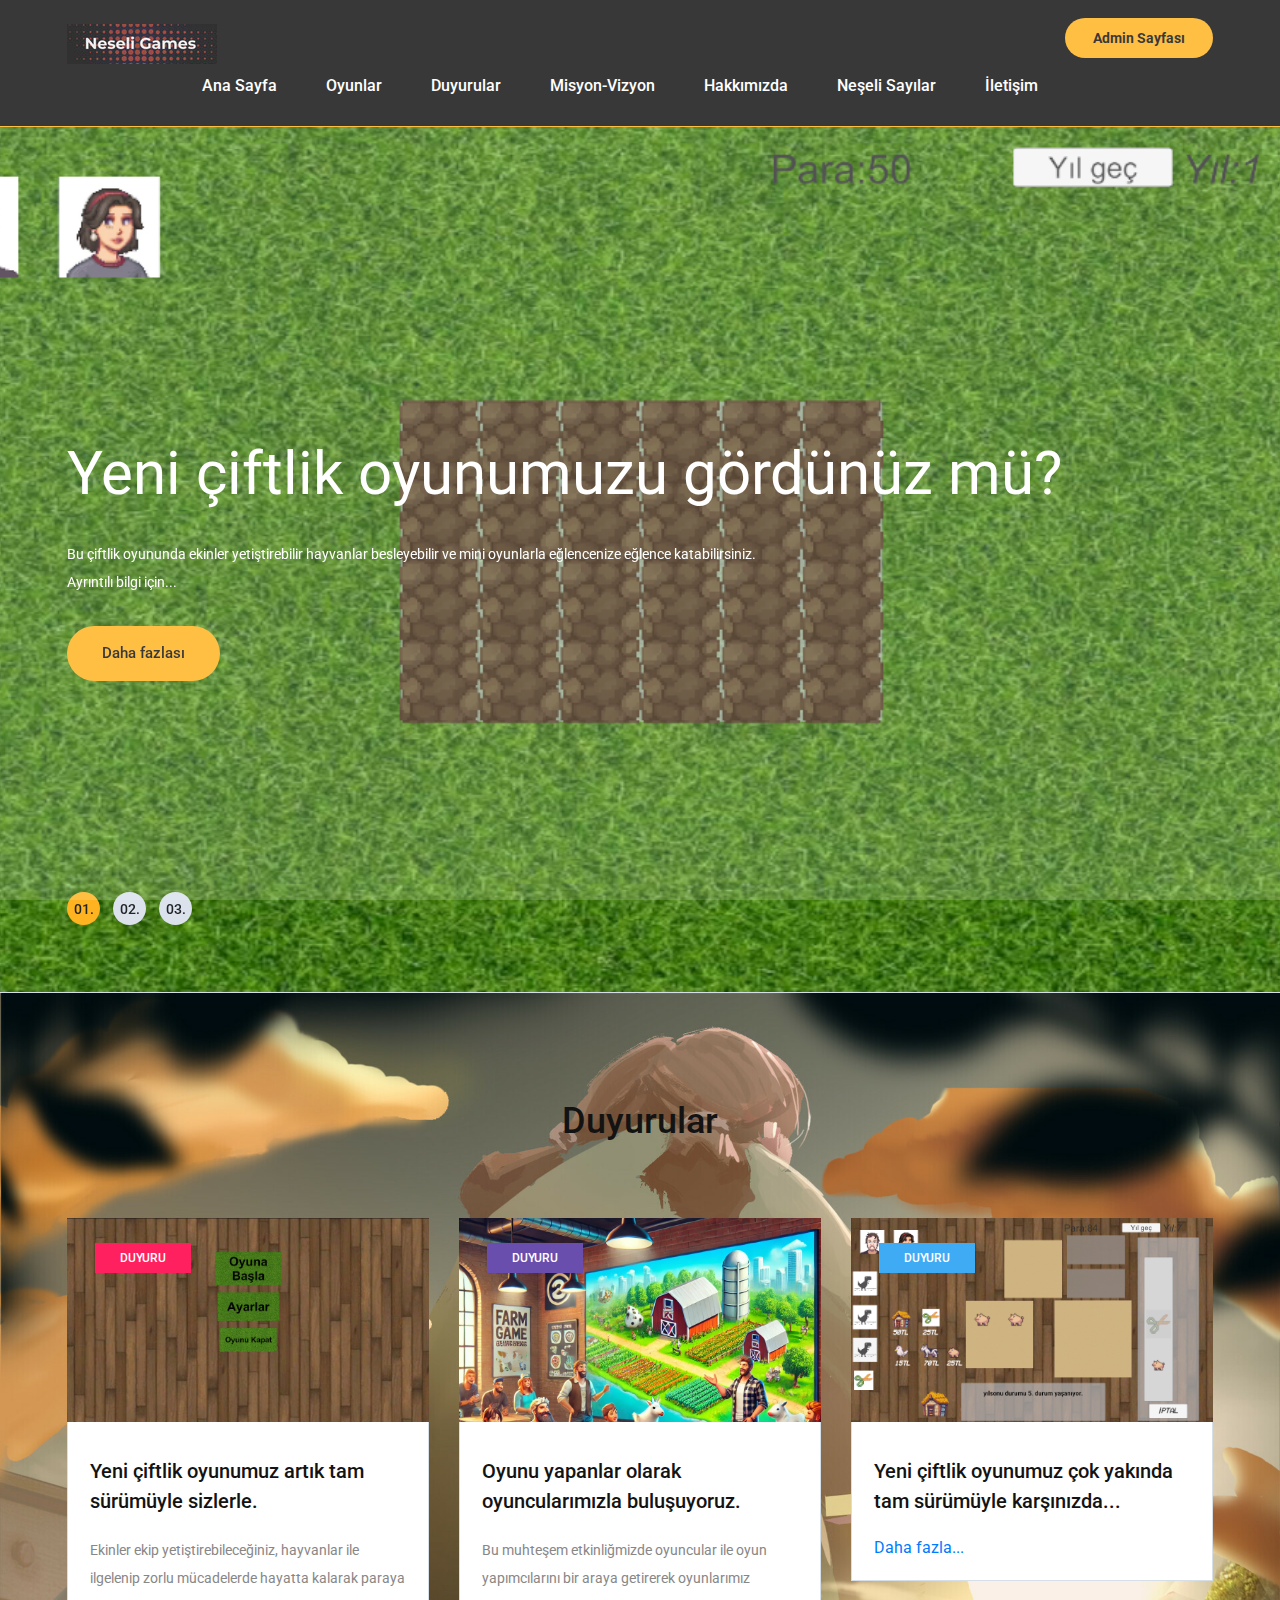
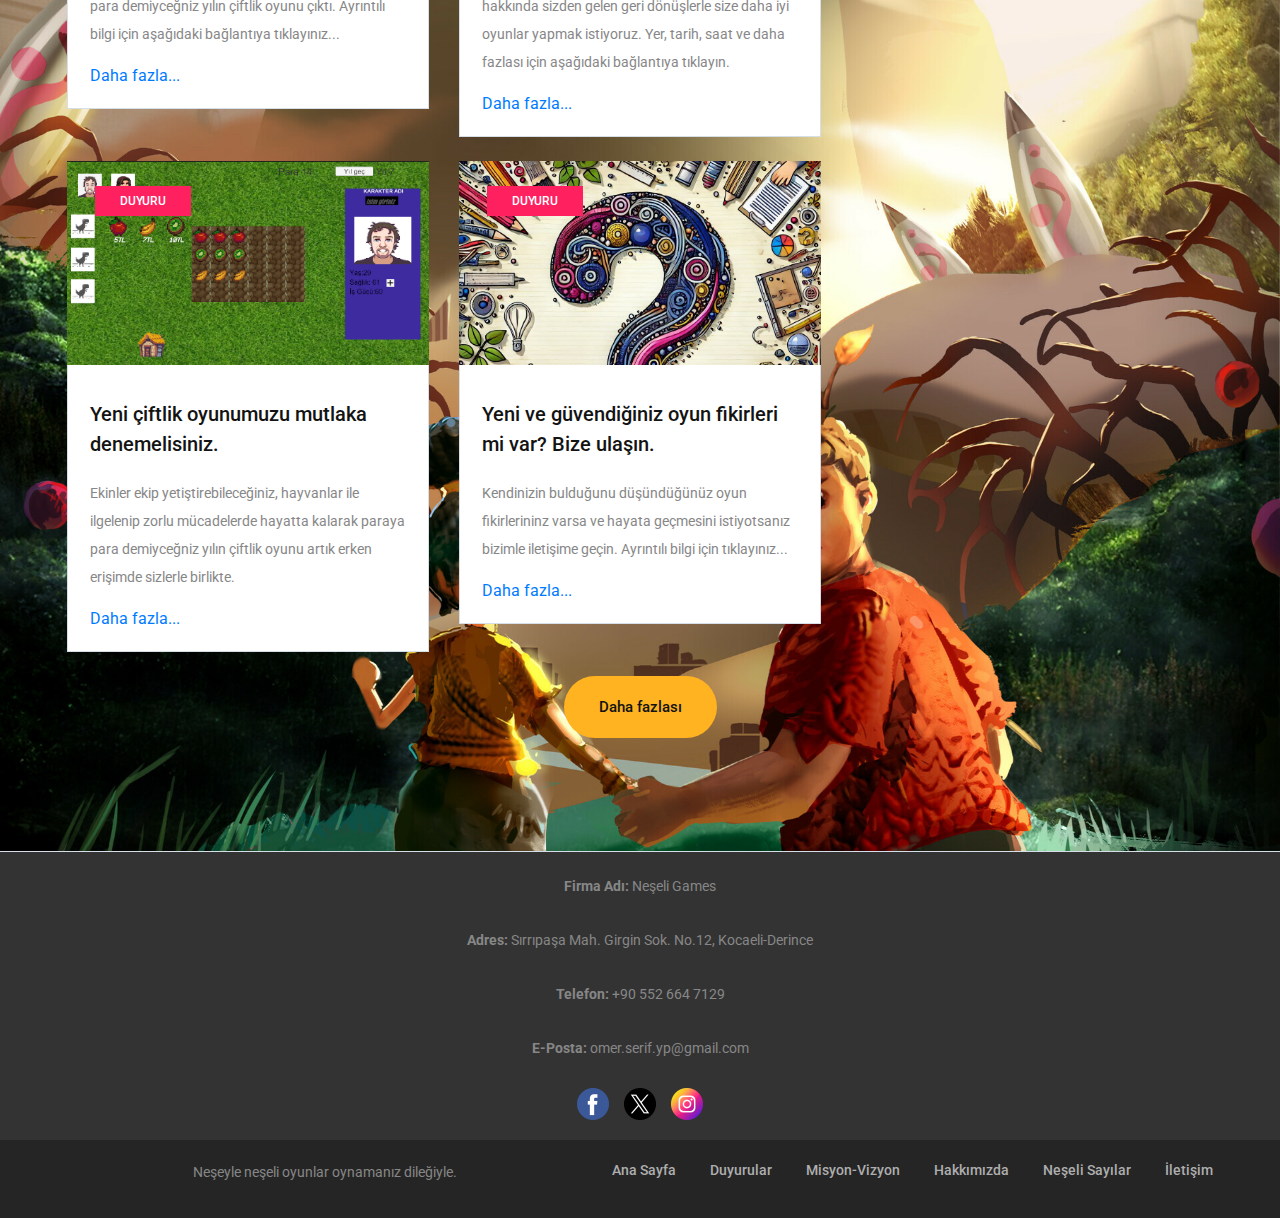
<file: index.html>
<!DOCTYPE html>
<html lang="zxx">

<head>
    <title>Neşeli Games</title>
    <meta charset="UTF-8">
    <meta name="description" content="Game Warrior Template">
    <meta name="keywords" content="warrior, game, creative, html">
    <meta name="viewport" content="width=device-width, initial-scale=1.0">
    <!-- Favicon -->
    <link href="img/favicon.ico" rel="shortcut icon" />

    <!-- Google Fonts -->
    <link href="https://fonts.googleapis.com/css?family=Roboto:400,400i,500,500i,700,700i" rel="stylesheet">

    <!-- Stylesheets -->
    <link rel="stylesheet" href="css/bootstrap.min.css" />
    <link rel="stylesheet" href="css/font-awesome.min.css" />
    <link rel="stylesheet" href="css/owl.carousel.css" />
    <link rel="stylesheet" href="css/style.css" />
    <link rel="stylesheet" href="css/animate.css" />


    <!--[if lt IE 9]>
	  <script src="https://oss.maxcdn.com/html5shiv/3.7.2/html5shiv.min.js"></script>
	  <script src="https://oss.maxcdn.com/respond/1.4.2/respond.min.js"></script>
	<![endif]-->

</head>

<body>
    <button id="toTopButton" title="Yukarı Çık">&#8679;</button>
    <!-- Page Preloder -->
    <div id="preloder">
        <div class="loader"></div>
    </div>

    <!-- Header section -->
    <header class="header-section">
        <div class="container">
            <!-- logo -->
            <a class="site-logo" href="index.html">
                <img src="img/logo.png" alt="">
            </a>
            <div class="user-panel">
                <a href="adminPaneli.html"><strong>Admin Sayfası</strong></a>  
            </div>
            <!-- responsive -->
            <div class="nav-switch">
                <i class="fa fa-bars"></i>
            </div>
            <!-- site menu -->
            <nav class="main-menu">
                <ul>
                    <li><a href="index.html">Ana Sayfa</a></li>
                    <li><a href="#" id="myLink">Oyunlar</a></li>
                    <li><a href="duyurular.html">Duyurular</a></li>
                    <li><a href="misyon-vizyon.html">Misyon-Vizyon</a></li>
                    <li><a href="hakkımızda.html">Hakkımızda</a></li>
                    <li><a href="neşeliSayılar.html">Neşeli Sayılar</a></li>
                    <li><a href="iletişim.html">İletişim</a></li>
                    <script src="js/popup.js"></script>
                </ul>
            </nav>
        </div>
    </header>
    <!-- Header section end -->

    <div id="popup" class="popup">
        <span id="games"><a href="neseCiftligi.html" id="games">Neşe Çiftliği</a></span>
        <br><br>
        <span id="games"><a href="fetih.html" id="games">Fetih</a></span>
        <br><br>
        <span id="games"><a href="itTakesTwo.html" id="games">itTakesTwo</a></span>
    </div>
    <!-- Hero section -->
    <section class="hero-section">
        <div class="hero-slider owl-carousel">
            <div class="hs-item set-bg" data-setbg="img/çiftlikOyunuGörsel1.png">
                <div class="hs-text">
                    <div class="container">
                        <h2> Yeni çiftlik oyunumuzu gördünüz mü?</h2>
                        <p>Bu çiftlik oyununda ekinler yetiştirebilir hayvanlar besleyebilir ve mini oyunlarla eğlencenize eğlence katabilirsiniz. <br>Ayrıntılı bilgi için...</p>
                        <a href="#" class="site-btn">Daha fazlası</a>
                    </div>
                </div>
            </div>
            <div class="hs-item set-bg" data-setbg="img/fetihOyunuGörsel1.png">
                <div class="hs-text">
                    <div class="container">
                        <h2 style="color:black">Yeni stratejik savaş oyunumuzu gördünüz mü?</h2>
                        <p style="color: black">Bu savaş oyununda çok sayıda kendine özgün karakterle nefes kesen bir savaşın ortasında bulacaksınız kendiniz. <br>Ayrıntılı bilgi için... </p>
                        <a href="#" class="site-btn">Daha fazlası</a>
                    </div>
                </div>
            </div>
            <div class="hs-item set-bg" data-setbg="img/itTakesTwo.jpg">
                <div class="hs-text">
                    <div class="container">
                        <h2 style="color:black">Muhteşem şekilde tasarlanmış bölümleriyle sizi mest edicek harika bir aile oyunu.</h2>
                        <p style="color: black">Kesintisiz aksiyon, nefes kesen anlar, unutamıyacağınız bir deneyim sizleri bekliyor. Bu çift kişilik aksiyon-parkur oyununda sürükleyici hikayeyle birlikte oynanmaya hazır. <br>Ayrıntılı bilgi için... </p>
                        <a href="#" class="site-btn">Daha fazlası</a>
                    </div>
                </div>
            </div>

        </div>
    </section>
    <!-- Hero section end -->


    <!--Haberler Duyurular-->
    <section class="recent-game-section spad set-bg" data-setbg="img/itTakesTwo.jpg">
        <div class="container">
            <div class="section-title">
                <h2>
                    <strang>Duyurular</strang>
                </h2>
            </div>
            <div class="row">
                <div class="col-lg-4 col-md-6">
                    <div class="recent-game-item">
                        <div class="rgi-thumb set-bg" data-setbg="img/çiftlikOyunuGörsel8.png">
                            <div class="cata new">duyuru</div>
                        </div>
                        <div class="rgi-content">
                            <h5>Yeni çiftlik oyunumuz artık tam sürümüyle sizlerle.</h5>
                            <p>Ekinler ekip yetiştirebileceğiniz, hayvanlar ile ilgelenip zorlu mücadelerde hayatta kalarak paraya para demiyceğniz yılın çiftlik oyunu çıktı. Ayrıntılı bilgi için aşağıdaki bağlantıya tıklayınız...</p>
                            <a href="#" class="openModal" data-modal="myModal1">Daha fazla...</a>
                        </div>
                    </div>
                </div>
                <!--Açılır Pencere 1-->
                <div id="myModal1" class="modal">
                    <div class="modal-content">
                        <span class="close">&times;</span>
                        <h5>Yepyeni bir çiftlik oyunu deneyimine hazır mısınız?</h5>
                        <br>
                        <span>Uzun süredir üzerinde çalıştığımız ve oyunu geliştirirken sizden aldığımız geri dönüşler doğrultusunda hareket ettiğimiz yeni çiftlik oyunumuzu artık sizinle paylaşmanın zamanı geldi.</span>
                        <span><strong>Oyun hakkında daha fazla bilgi için oyun sayfasını ziyaret ediniz.</strong></span><br>
                        <a href="neseCiftligi.html">Oyun Sayfası</a>
                    </div>
                </div>
                <script src="js/acilirPencere.js"></script>


                <div class="col-lg-4 col-md-6">
                    <div class="recent-game-item">
                        <div class="rgi-thumb set-bg" data-setbg="img/buluşmaGörseli.png">
                            <div class="cata racing">duyuru</div>
                        </div>
                        <div class="rgi-content">
                            <h5>Oyunu yapanlar olarak oyuncularımızla buluşuyoruz.</h5>
                            <p>Bu muhteşem etkinliğmizde oyuncular ile oyun yapımcılarını bir araya getirerek oyunlarımız hakkında sizden gelen geri dönüşlerle size daha iyi oyunlar yapmak istiyoruz. Yer, tarih, saat ve daha fazlası için aşağıdaki bağlantıya tıklayın. </p>
                            <a href="#" class="openModal" data-modal="myModal2">Daha fazla...</a>
                        </div>
                    </div>
                </div>
                <br>
                <!--Açılır Pencere 2-->
                <div id="myModal2" class="modal">
                    <div class="modal-content">
                        <span class="close">&times;</span>
                        <h5>Sizden gelen geri bildirimlerle oyunumuzu daha iyi hale getirmeyi amaçlıyoruz</h5><br>
                        <span>Bu etkinlikte siz değerli oyuncularımızla buluşup oyunumuzu denemenizi ve eksikliklerimizi ya da daha iyi olabileceğini düşünüğünüz sistemleri bizimle canlı olarak paylaşmayı hedefliyoruz. <strong>Etkinliğimizde oyun içi ödüllerden özel hediyeli çekilişlere, bilgisayar aksesuarı hediyelerinden oyun temalı tişörtlere kadar çok sayıda hediyemiz olucak.</strong></span>
                        <span>Ayrıntılı bilgi için ekteki pdften tüm bilgilere ulaşabilirsiniz.</span>
                        <a href="indirilebilirIcerik/webLab.docx" download="buluşma etkinliği">Dosyayı İndir</a>
                    </div>
                </div>
                <script src="js/acilirPencere.js"></script>

                <div class="col-lg-4 col-md-6">
                    <div class="recent-game-item">
                        <div class="rgi-thumb set-bg" data-setbg="img/çiftlikOyunuGörsel3.png">
                            <div class="cata adventure">duyuru</div>
                        </div>
                        <div class="rgi-content">
                            <h5>Yeni çiftlik oyunumuz çok yakında tam sürümüyle karşınızda...</h5>
                            <a href="#" class="openModal" data-modal="myModal3">Daha fazla...</a>
                        </div>
                    </div>
                </div>
                <br>
                <!-- AçılırPencere3-->
                <div id="myModal3" class="modal">
                    <div class="modal-content">
                        <span class="close">&times;</span>
                        <span><strong>Sevgili Oyuncular,</strong><br><br>

                            Heyecanla beklediğiniz yeni çiftlik oyunumuz çok yakında sizlerle buluşuyor! Yepyeni maceralar ve sürprizlerle dolu bu oyun, size unutulmaz bir deneyim yaşatacak. Hazır olun, çünkü çiftlik hayatında bambaşka bir dönemi başlatıyoruz!
                            <br><br>
                            Takipte kalın ve heyecanı paylaşın!</span>
                    </div>
                </div>
                <script src="js/acilirPencere.js"></script>

                <div class="col-lg-4 col-md-6">
                   <br>
                    <div class="recent-game-item">
                        <div class="rgi-thumb set-bg" data-setbg="img/çiftlikOyunuGörsel4.png">
                            <div class="cata new">duyuru</div>
                        </div>
                        <div class="rgi-content">
                            <h5>Yeni çiftlik oyunumuzu mutlaka denemelisiniz.</h5>
                            <p>Ekinler ekip yetiştirebileceğiniz, hayvanlar ile ilgelenip zorlu mücadelerde hayatta kalarak paraya para demiyceğniz yılın çiftlik oyunu artık erken erişimde sizlerle birlikte.</p>
                            <a href="#" class="openModal" data-modal="myModal4">Daha fazla...</a>
                        </div>
                    </div>
                </div>
                <br>
                <!--Açılır Pencere 4-->
                <div id="myModal4" class="modal">
                    <div class="modal-content">
                        <span class="close">&times;</span>
                        <span><strong>Sevgili Oyuncular,</strong><br><br>

                            Büyük bir heyecanla beklenen yeni çiftlik oyunumuzun deneme sürümü nihayet sizlerle buluşuyor! Bu sürümde, yenilikçi özellikler ve sürükleyici oynanış ile çiftlik hayatının keyfini çıkarabileceksiniz. Siz değerli oyuncularımızın geri bildirimleri, oyunumuzu mükemmelleştirmemiz için büyük önem taşıyor. Bu deneme sürümünde karşılaşacağınız tüm detayları ve deneyimlerinizi bizimle paylaşarak geliştirme sürecine katkıda bulunabilirsiniz. <br><br>

                            Deneme sürümümüzle birlikte, geniş tarlalarda ekin yetiştirme, hayvanlarla ilgilenme ve köy halkıyla etkileşime geçme gibi birçok eğlenceli aktiviteye katılabileceksiniz. Ayrıca, sürpriz ödüller ve günlük görevlerle çiftlik hayatının tadını doyasıya çıkarma fırsatına sahip olacaksınız. <br><br>

                            Sizlerden gelecek geri bildirimler doğrultusunda oyunumuzu daha da geliştirmeyi hedefliyoruz. Bu nedenle, her türlü öneri ve yorumlarınızı büyük bir dikkatle dinleyeceğiz. Hemen deneme sürümünü indirerek, çiftlik maceranıza ilk adımı atın ve bize geri bildirimlerinizi iletin. <br><br>

                            Katılımınız ve desteğiniz için şimdiden teşekkür ederiz. Yeni çiftlik oyunumuzda görüşmek üzere!</span><br><br>
                        <span><strong>Ayrıntılı bilgi için oyun sayfasını ziyaret ediniz. <br>
                                <a href="neseCiftligi.html">Oyun sayfası</a>
                            </strong></span>
                    </div>
                </div>
                <script src="js/acilirPencere.js"></script>

                <div class="col-lg-4 col-md-6">
                   <br>
                    <div class="recent-game-item">
                        <div class="rgi-thumb set-bg" data-setbg="img/soruİşareti.jpeg">
                            <div class="cata new">duyuru</div>
                        </div>
                        <div class="rgi-content">
                            <h5>Yeni ve güvendiğiniz oyun fikirleri mi var? Bize ulaşın.</h5>
                            <p>Kendinizin bulduğunu düşündüğünüz oyun fikirlerininz varsa ve hayata geçmesini istiyotsanız bizimle iletişime geçin. Ayrıntılı bilgi için tıklayınız...</p>
                            <a href="#" class="openModal" data-modal="myModal5">Daha fazla...</a>
                        </div>
                    </div>
                </div>
                <!--Açılır Pencere 5-->
                <div id="myModal5" class="modal">
                    <div class="modal-content">
                        <span class="close">&times;</span>
                        <span><strong>Yeni ve güvendiğiniz oyun fikirleriniz mi var? </strong>Bizimle paylaşın! Yaratıcı düşüncelerinizle oyun dünyamıza katkıda bulunmak ve birlikte harika projelere imza atmak için sabırsızlanıyoruz. Fikirlerinizi bizimle paylaşın ve geleceğin oyunlarını birlikte şekillendirelim!</span>
                        <a href="ileti%C5%9Fim.html">İletişim için tıklayınız</a>
                    </div>
                </div>
                <script src="js/acilirPencere.js"></script>
            </div>
            <br>
            <p style="text-align: center"> <a href="duyurular.html" class="site-btn">Daha fazlası</a> </p>
        </div>
    </section>
    <!-- Recent game section end -->


    <!-- Tournaments section -->

    <!-- Review section -->

    <!-- Footer top section -->


    <footer>
        <div class="content">
            <p><strong>Firma Adı:</strong> Neşeli Games</p>
            <p><strong>Adres:</strong> Sırrıpaşa Mah. Girgin Sok. No.12, Kocaeli-Derince</p>
            <p><strong>Telefon:</strong> +90 552 664 7129</p>
            <p><strong>E-Posta:</strong> omer.serif.yp@gmail.com</p>
            <div class="social-media">
                <a href="https://facebook.com" target="_blank">
                    <img src="img/facebook.png" alt="Facebook">
                </a>
                <a href="https://twitter.com" target="_blank">
                    <img src="img/twitter.png" alt="Twitter">
                </a>
                <a href="https://instagram.com" target="_blank">
                    <img src="img/instagram.png" alt="Instagram">
                </a>
            </div>
        </div>
    </footer>

    <!-- Footer top section end -->


    <!-- Footer section -->
    <footer class="footer-section">
        <div class="container">
            <ul class="footer-menu">
                <li><a href="index.html">Ana Sayfa</a></li>
                <li><a href="duyurular.html">Duyurular</a></li>
                <li><a href="misyon-vizyon.html">Misyon-Vizyon</a></li>
                <li><a href="hakkımızda.html">Hakkımızda</a></li>
                <li><a href="neşeliSayılar.html">Neşeli Sayılar</a></li>
                <li><a href="iletişim.html">İletişim</a></li>
            </ul>
            <p>
                <stron>Neşeyle neşeli oyunlar oynamanız dileğiyle.</stron>
            </p>
        </div>
    </footer>
    <!-- Footer section end -->


    <!--====== Javascripts & Jquery ======-->
    <script src="js/jquery-3.2.1.min.js"></script>
    <script src="js/bootstrap.min.js"></script>
    <script src="js/owl.carousel.min.js"></script>
    <script src="js/jquery.marquee.min.js"></script>
    <script src="js/main.js"></script>
</body>

</html>
</file>
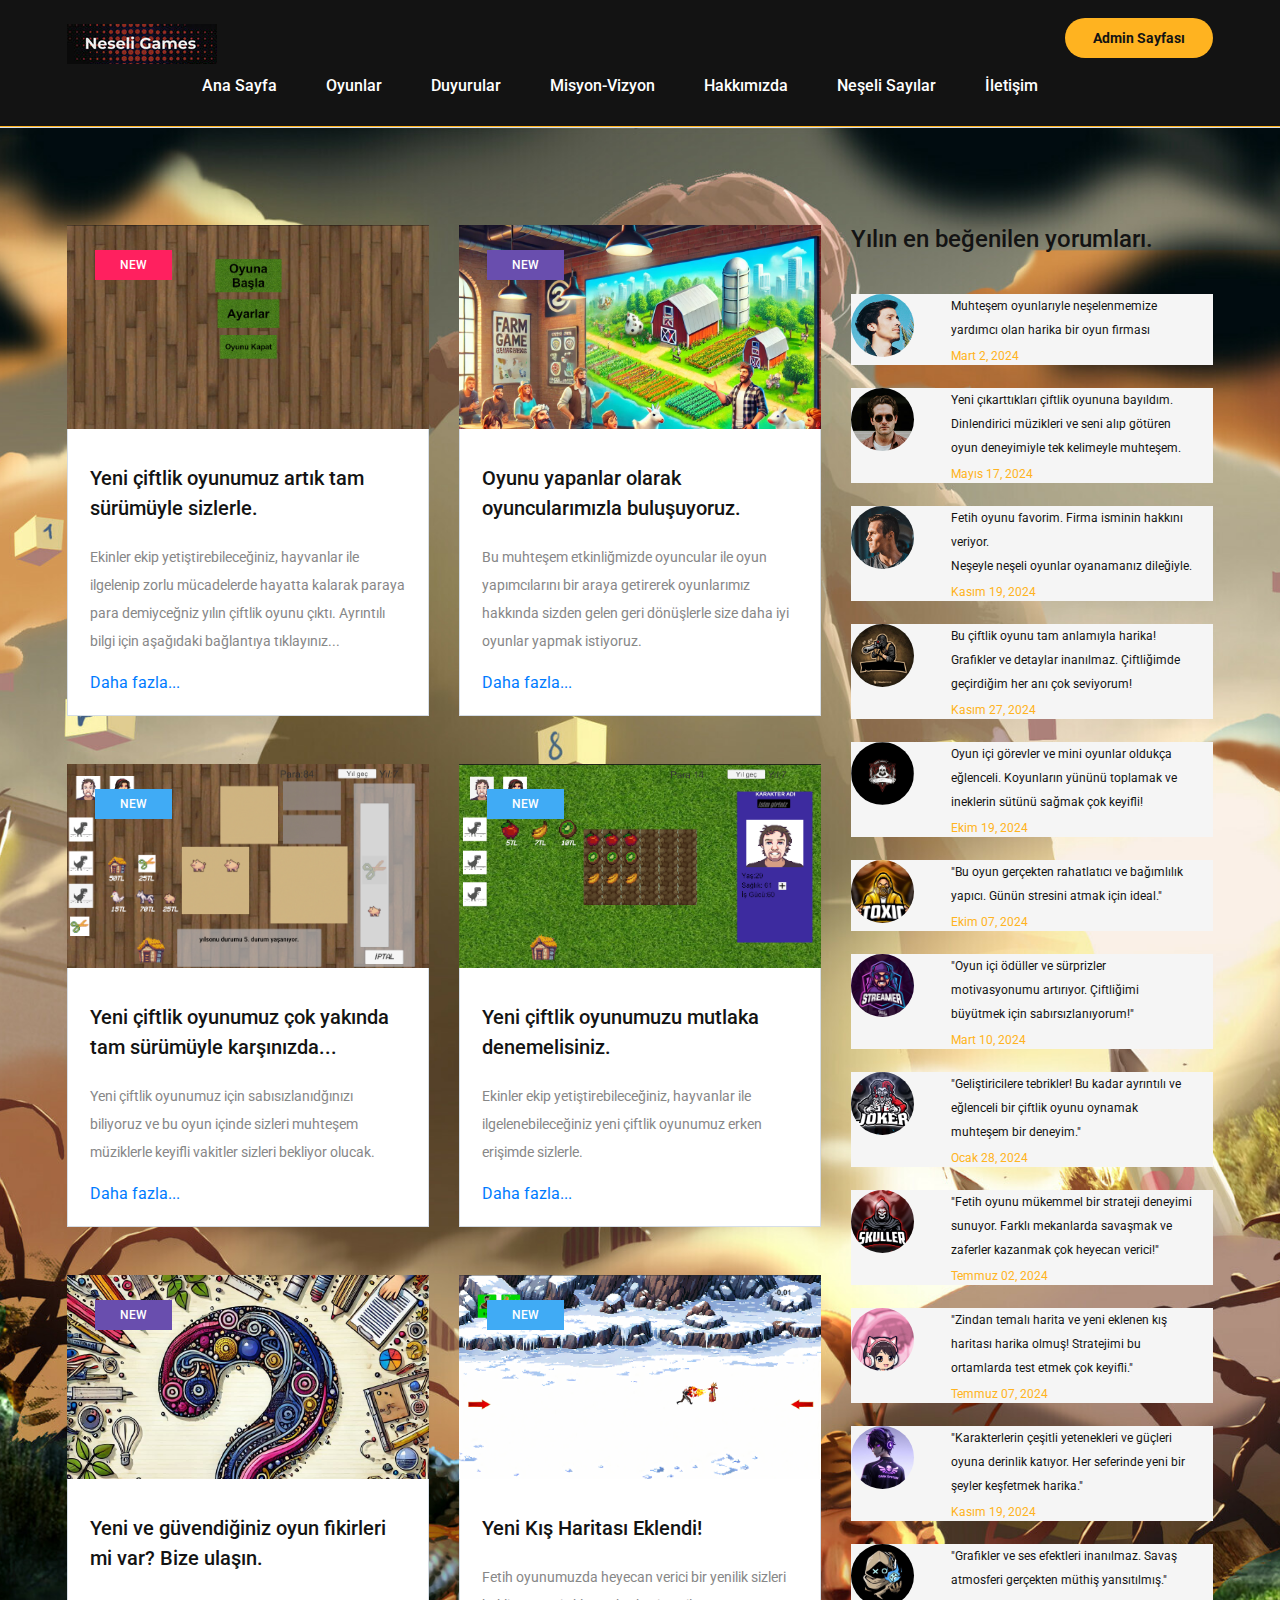
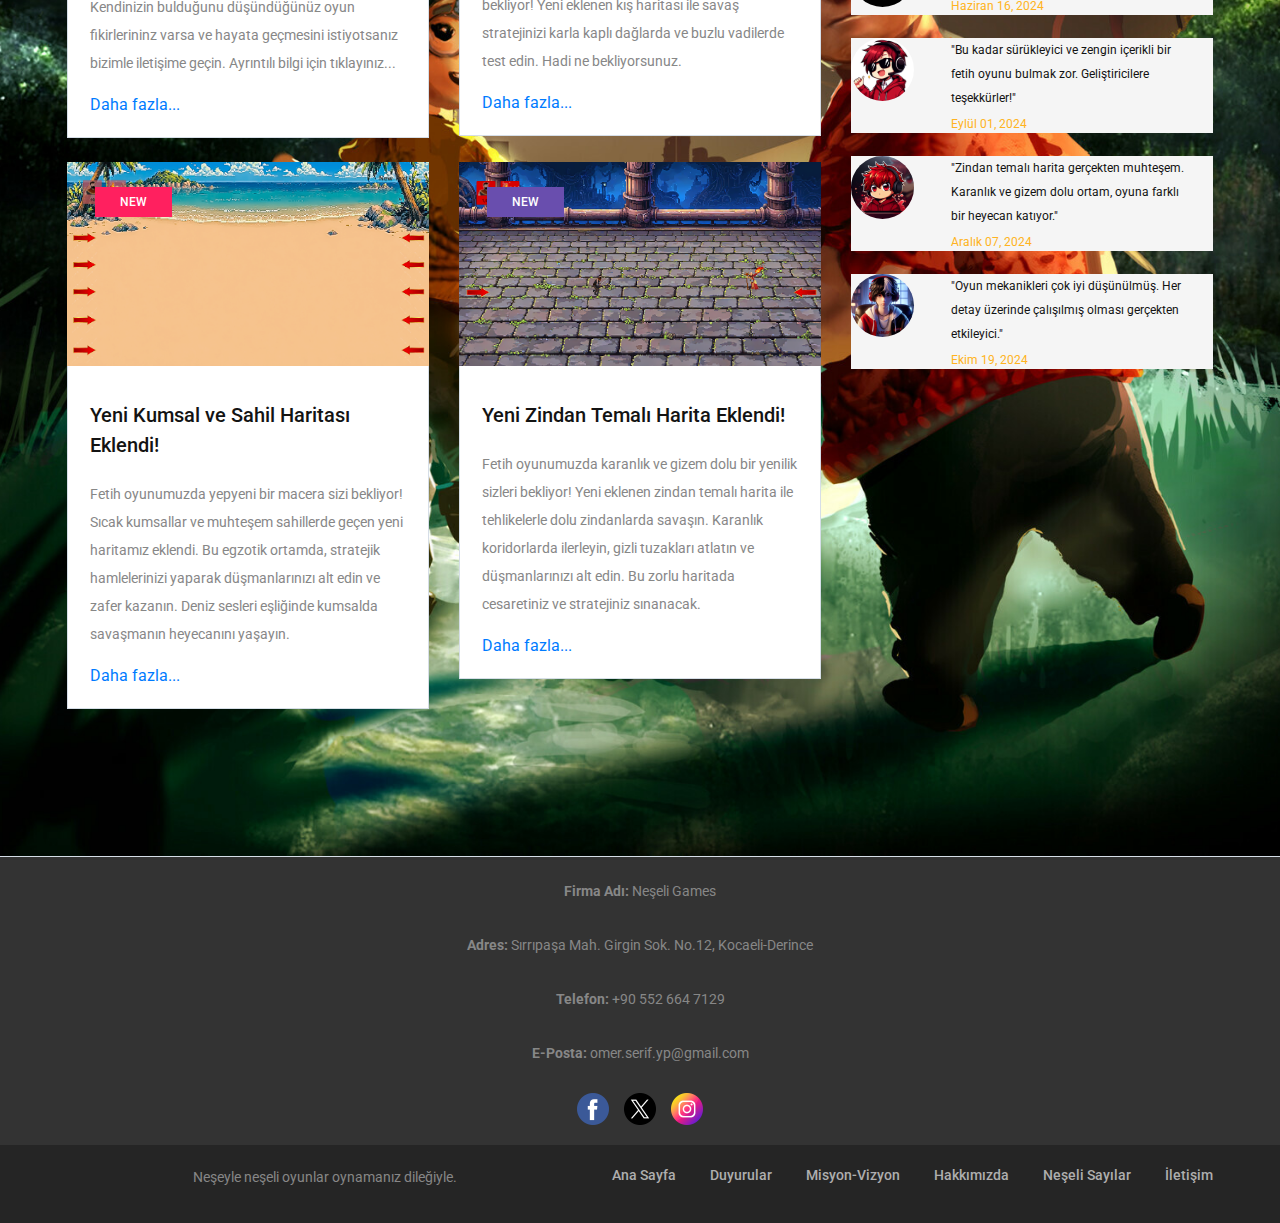
<file: duyurular.html>
<!DOCTYPE html>
<html lang="zxx">

<head>
    <title>Duyurular</title>
    <meta charset="UTF-8">
    <meta name="description" content="Game Warrior Template">
    <meta name="keywords" content="warrior, game, creative, html">
    <meta name="viewport" content="width=device-width, initial-scale=1.0">
    <!-- Favicon -->
    <link href="img/favicon.ico" rel="shortcut icon" />

    <!-- Google Fonts -->
    <link href="https://fonts.googleapis.com/css?family=Roboto:400,400i,500,500i,700,700i" rel="stylesheet">

    <!-- Stylesheets -->
    <link rel="stylesheet" href="css/bootstrap.min.css" />
    <link rel="stylesheet" href="css/font-awesome.min.css" />
    <link rel="stylesheet" href="css/owl.carousel.css" />
    <link rel="stylesheet" href="css/style.css" />
    <link rel="stylesheet" href="css/animate.css" />


    <!--[if lt IE 9]>
	  <script src="https://oss.maxcdn.com/html5shiv/3.7.2/html5shiv.min.js"></script>
	  <script src="https://oss.maxcdn.com/respond/1.4.2/respond.min.js"></script>
	<![endif]-->

</head>

<body>

    <!-- Header section -->
    <header class="header-section">
        <div class="container">
            <!-- logo -->
            <a class="site-logo" href="index.html">
                <img src="img/logo.png" alt="">
            </a>
            <div class="user-panel">
                 <a href="adminPaneli.html"><strong>Admin Sayfası</strong></a>  
            </div>
            <!-- responsive -->
            <div class="nav-switch">
                <i class="fa fa-bars"></i>
            </div>
            <!-- site menu -->
            <nav class="main-menu">
                <ul>
                    <li><a href="index.html">Ana Sayfa</a></li>
                    <li><a href="#" id="myLink">Oyunlar</a></li>
                    <li><a href="duyurular.html">Duyurular</a></li>
                    <li><a href="misyon-vizyon.html">Misyon-Vizyon</a></li>
                    <li><a href="hakkımızda.html">Hakkımızda</a></li>
                    <li><a href="neşeliSayılar.html">Neşeli Sayılar</a></li>
                    <li><a href="iletişim.html">İletişim</a></li>
                    <script src="js/popup.js"></script>
                </ul>
            </nav>
        </div>
    </header>
    <!-- Header section end -->

    <div id="popup" class="popup">
        <span id="games"><a href="neseCiftligi.html" id="games">Neşe Çiftliği</a></span>
        <br><br>
        <span id="games"><a href="fetih.html" id="games">Fetih</a></span>
        <br><br>
        <span id="games"><a href="itTakesTwo.html" id="games">itTakesTwo</a></span>
    </div>

    <!-- Page section -->
    <section class="recent-game-section spad set-bg" data-setbg="img/itTakesTwo.jpg">
        <div class="container">
            <div class="row">
                <div class="col-lg-8">
                    <div class="row">
                        <div class="col-md-6">
                            <div class="recent-game-item">
                                <div class="rgi-thumb set-bg" data-setbg="img/çiftlikOyunuGörsel8.png">
                                    <div class="cata new">new</div>
                                </div>
                                <div class="rgi-content">
                                    <h5>Yeni çiftlik oyunumuz artık tam sürümüyle sizlerle.</h5>
                                    <p>Ekinler ekip yetiştirebileceğiniz, hayvanlar ile ilgelenip zorlu mücadelerde hayatta kalarak paraya para demiyceğniz yılın çiftlik oyunu çıktı. Ayrıntılı bilgi için aşağıdaki bağlantıya tıklayınız... </p>
                                    <a href="#" class="openModal" data-modal="myModal1">Daha fazla...</a>
                                </div>
                            </div>
                            <br><br>
                        </div>
                        <br><br>
                        <!--açılır pencere1-->
                        <div id="myModal1" class="modal">
                            <div class="modal-content">
                                <span class="close">&times;</span>
                                <h5>Yepyeni bir çiftlik oyunu deneyimine hazır mısınız?</h5>
                                <br>
                                <span>Uzun süredir üzerinde çalıştığımız ve oyunu geliştirirken sizden aldığımız geri dönüşler doğrultusunda hareket ettiğimiz yeni çiftlik oyunumuzu artık sizinle paylaşmanın zamanı geldi.</span>
                                <br>
                                <a href="neseCiftligi.html">Oyun Sayfası</a>
                            </div>
                        </div>
                        <script src="js/acilirPencere.js"></script>
                        <div class="col-md-6">
                            <div class="recent-game-item">
                                <div class="rgi-thumb set-bg" data-setbg="img/buluşmaGörseli.png">
                                    <div class="cata racing">new</div>
                                </div>
                                <div class="rgi-content">
                                    <h5>Oyunu yapanlar olarak oyuncularımızla buluşuyoruz. </h5>
                                    <p>Bu muhteşem etkinliğmizde oyuncular ile oyun yapımcılarını bir araya getirerek oyunlarımız hakkında sizden gelen geri dönüşlerle size daha iyi oyunlar yapmak istiyoruz. </p>
                                    <a href="#" class="openModal" data-modal="myModal2">Daha fazla...</a>
                                </div>
                            </div>
                        </div>
                        <!--Açılır Pencere 2-->
                        <div id="myModal2" class="modal">
                            <div class="modal-content">
                                <span class="close">&times;</span>
                                <h5>Sizden gelen geri bildirimlerle oyunumuzu daha iyi hale getirmeyi amaçlıyoruz</h5><br>
                                <span>Bu etkinlikte siz değerli oyuncularımızla buluşup oyunumuzu denemenizi ve eksikliklerimizi ya da daha iyi olabileceğini düşünüğünüz sistemleri bizimle canlı olarak paylaşmayı hedefliyoruz. <strong>Etkinliğimizde oyun içi ödüllerden özel hediyeli çekilişlere, bilgisayar aksesuarı hediyelerinden oyun temalı tişörtlere kadar çok sayıda hediyemiz olucak.</strong></span>
                                <span>Ayrıntılı bilgi için ekteki pdften tüm bilgilere ulaşabilirsiniz.</span>
                                <a href="indirilebilirIcerik/webLab.docx" download="buluşma etkinliği">Dosyayı İndir</a>
                                <br><br>
                            </div>
                        </div>
                        <div class="col-md-6">
                            <div class="recent-game-item">
                                <div class="rgi-thumb set-bg" data-setbg="img/çiftlikOyunuGörsel3.png">
                                    <div class="cata adventure">new</div>
                                </div>
                                <div class="rgi-content">
                                    <h5>Yeni çiftlik oyunumuz çok yakında tam sürümüyle karşınızda... </h5>
                                    <p>Yeni çiftlik oyunumuz için sabısızlanıdğınızı biliyoruz ve bu oyun içinde sizleri muhteşem müziklerle keyifli vakitler sizleri bekliyor olucak.</p>
                                    <a href="#" class="openModal" data-modal="myModal3">Daha fazla...</a>
                                </div>
                            </div>
                            <br><br>
                        </div>
                        <!-- AçılırPencere3-->
                        <div id="myModal3" class="modal">
                            <div class="modal-content">
                                <span class="close">&times;</span>
                                <span><strong>Sevgili Oyuncular,</strong><br><br>

                                    Heyecanla beklediğiniz yeni çiftlik oyunumuz çok yakında sizlerle buluşuyor! Yepyeni maceralar ve sürprizlerle dolu bu oyun, size unutulmaz bir deneyim yaşatacak. Hazır olun, çünkü çiftlik hayatında bambaşka bir dönemi başlatıyoruz!
                                    <br><br>
                                    Takipte kalın ve heyecanı paylaşın!</span>
                            </div>
                            <br><br>
                        </div>
                        <script src="js/acilirPencere.js"></script>


                        <div class="col-md-6">
                            <div class="recent-game-item">
                                <div class="rgi-thumb set-bg" data-setbg="img/çiftlikOyunuGörsel4.png">
                                    <div class="cata adventure">new</div>
                                </div>
                                <div class="rgi-content">
                                    <h5>Yeni çiftlik oyunumuzu mutlaka denemelisiniz.</h5>
                                    <p>Ekinler ekip yetiştirebileceğiniz, hayvanlar ile ilgelenebileceğiniz yeni çiftlik oyunumuz erken erişimde sizlerle. </p>
                                    <a href="#" class="openModal" data-modal="myModal4">Daha fazla...</a>
                                </div>
                            </div>
                        </div>

                        <!--Açılır Pencere 4-->
                        <div id="myModal4" class="modal">
                            <div class="modal-content">
                                <span class="close">&times;</span>
                                <span><strong>Sevgili Oyuncular,</strong><br><br>

                                    Büyük bir heyecanla beklenen yeni çiftlik oyunumuzun deneme sürümü nihayet sizlerle buluşuyor! Bu sürümde, yenilikçi özellikler ve sürükleyici oynanış ile çiftlik hayatının keyfini çıkarabileceksiniz. Siz değerli oyuncularımızın geri bildirimleri, oyunumuzu mükemmelleştirmemiz için büyük önem taşıyor. Bu deneme sürümünde karşılaşacağınız tüm detayları ve deneyimlerinizi bizimle paylaşarak geliştirme sürecine katkıda bulunabilirsiniz. <br><br>

                                    Deneme sürümümüzle birlikte, geniş tarlalarda ekin yetiştirme, hayvanlarla ilgilenme ve köy halkıyla etkileşime geçme gibi birçok eğlenceli aktiviteye katılabileceksiniz. Ayrıca, sürpriz ödüller ve günlük görevlerle çiftlik hayatının tadını doyasıya çıkarma fırsatına sahip olacaksınız. <br><br>

                                    Sizlerden gelecek geri bildirimler doğrultusunda oyunumuzu daha da geliştirmeyi hedefliyoruz. Bu nedenle, her türlü öneri ve yorumlarınızı büyük bir dikkatle dinleyeceğiz. Hemen deneme sürümünü indirerek, çiftlik maceranıza ilk adımı atın ve bize geri bildirimlerinizi iletin. <br><br>

                                    Katılımınız ve desteğiniz için şimdiden teşekkür ederiz. Yeni çiftlik oyunumuzda görüşmek üzere!</span><br><br>
                                <span><strong>Ayrıntılı bilgi için oyun sayfasını ziyaret ediniz. <br>
                                        <a href="neseCiftligi.html">Oyun sayfası</a>
                                    </strong></span>
                            </div>
                        </div>
                        <script src="js/acilirPencere.js"></script>


                        <div class="col-md-6">
                            <div class="recent-game-item">
                                <div class="rgi-thumb set-bg" data-setbg="img/soruİşareti.jpeg">
                                    <div class="cata racing">new</div>
                                </div>
                                <div class="rgi-content">
                                    <h5>Yeni ve güvendiğiniz oyun fikirleri mi var? Bize ulaşın. </h5>
                                    <p>Kendinizin bulduğunu düşündüğünüz oyun fikirlerininz varsa ve hayata geçmesini istiyotsanız bizimle iletişime geçin. Ayrıntılı bilgi için tıklayınız... </p>
                                    <a href="#" class="openModal" data-modal="myModal5">Daha fazla...</a>
                                </div>
                            </div>
                        </div>

                        <!--Açılır Pencere 5-->
                        <div id="myModal5" class="modal">
                            <div class="modal-content">
                                <span class="close">&times;</span>
                                <span><strong>Yeni ve güvendiğiniz oyun fikirleriniz mi var? </strong>Bizimle paylaşın! Yaratıcı düşüncelerinizle oyun dünyamıza katkıda bulunmak ve birlikte harika projelere imza atmak için sabırsızlanıyoruz. Fikirlerinizi bizimle paylaşın ve geleceğin oyunlarını birlikte şekillendirelim!</span>
                                <a href="ileti%C5%9Fim.html">İletişim için tıklayınız</a>
                            </div>
                        </div>
                        <script src="js/acilirPencere.js"></script>


                        <div class="col-md-6">
                            <div class="recent-game-item">
                                <div class="rgi-thumb set-bg" data-setbg="img/fetihOyunuGörsel1.png">
                                    <div class="cata adventure">new</div>
                                </div>
                                <div class="rgi-content">
                                    <h5>Yeni Kış Haritası Eklendi! </h5>
                                    <p>Fetih oyunumuzda heyecan verici bir yenilik sizleri bekliyor! Yeni eklenen kış haritası ile savaş stratejinizi karla kaplı dağlarda ve buzlu vadilerde test edin. Hadi ne bekliyorsunuz. </p>
                                    <a href="#" class="openModal" data-modal="myModal6">Daha fazla...</a>
                                </div>
                            </div>
                        </div>
                        <!--Açılır Pencere 6-->
                        <div id="myModal6" class="modal">
                            <div class="modal-content">
                                <span class="close">&times;</span>
                                <span>
                                    Fetih oyunumuzda heyecan verici bir yenilik sizleri bekliyor! Savaş stratejilerinizi karla kaplı dağlar ve buzlu vadilerde test etme zamanı geldi. Yeni eklenen kış haritası, büyüleyici manzaraları ve zorlu kış şartları ile savaş deneyiminize yeni bir boyut katacak.

                                    Bu haritada, kar fırtınalarının içinde düşmanlarınıza karşı strateji geliştirirken, donmuş nehirleri geçmek ve buzlu tepelerde mevzi almak zorunda kalacaksınız. Soğuk hava, savaşçılarınızın dayanıklılığını ve cesaretini sınayacak. Bu zorlu şartlarda, ordunuzun gücünü ve komutanlık yeteneklerinizi sergileyerek zafer kazanmak, size unutulmaz bir deneyim sunacak.

                                    Kış haritasında, yerel halktan elde edeceğiniz bilgilerle gizli geçitler ve stratejik noktaları keşfederek düşmanlarınıza karşı avantaj sağlayabilirsiniz. Ayrıca, kar fırtınalarını ve diğer hava şartlarını dikkate alarak saldırılarınızı planlamak, zafer şansınızı artıracak.

                                    Yeni kış haritasında zafer için mücadeleye hemen başlayın ve fetihlerinizi soğuk diyarların derinliklerine taşıyın. Unutmayın, bu harita sadece cesur ve zeki komutanlar için tasarlandı. Hazır mısınız? ⚔️❄️👑</span>
                                <a href="fetih.html">Oyun sayfasına gitmek için tıklayınız...</a>
                            </div>
                            <br><br>
                        </div>
                        <script src="js/acilirPencere.js"></script>
                        <br><br>
                        <div class="col-md-6">
                           <br>
                            <div class="recent-game-item">
                                <div class="rgi-thumb set-bg" data-setbg="img/fetihOyunuGörsel2.png">
                                    <div class="cata new">new</div>
                                </div>
                                <div class="rgi-content">
                                    <h5>Yeni Kumsal ve Sahil Haritası Eklendi!</h5>
                                    <p>Fetih oyunumuzda yepyeni bir macera sizi bekliyor! Sıcak kumsallar ve muhteşem sahillerde geçen yeni haritamız eklendi. Bu egzotik ortamda, stratejik hamlelerinizi yaparak düşmanlarınızı alt edin ve zafer kazanın. Deniz sesleri eşliğinde kumsalda savaşmanın heyecanını yaşayın. </p>
                                    <a href="#" class="openModal" data-modal="myModal7">Daha fazla...</a>
                                </div>
                            </div>
                        </div>
                        <!--Açılır Pencere 7-->
                        <div id="myModal7" class="modal">
                            <div class="modal-content">
                                <span class="close">&times;</span>
                                <span>
                                    Fetih oyunumuzda heyecan dolu bir yenilik sizleri bekliyor! Artık savaşlarınızı egzotik kumsallar ve muhteşem sahillerde verebilirsiniz. Yeni eklenen kumsal ve sahil haritası, sıcak kumlar ve denizin ferahlatıcı esintisiyle dolu benzersiz bir savaş deneyimi sunuyor.

                                    Bu haritada, sahil boyunca stratejik noktalarda mevziler kurarak düşmanlarınızı alt edebilirsiniz. Dalga sesleri eşliğinde stratejinizi planlayın ve kumsalın sunduğu doğal engelleri avantaja çevirin. Plajın çeşitli noktalarında saklanan kaynakları keşfedin ve ordunuzu güçlendirin. Ayrıca, sahilin zorlu arazi koşulları, savaş taktiklerinizi yeniden düşünmenizi gerektirecek ve size farklı stratejik fırsatlar sunacak.

                                    Kumsalda savaşmanın yanı sıra, deniz kıyısındaki kaleler ve iskelelerde de muhteşem çarpışmalara katılacaksınız. Sıcak güneşin altında, düşmanlarınızı denizden gelecek saldırılara karşı savunurken, aynı zamanda kıyı boyunca ilerleyerek fetihlerinize yenilerini ekleyin. Bu yeni harita, her köşesinde farklı bir macera ve stratejik hamle imkanı sunuyor.

                                    Artık fetihlerinizi kumsal ve sahil haritasında genişletin ve zaferlerinize yenilerini ekleyin. Bu egzotik mekanda savaşmanın heyecanını yaşamak için hemen oyuna giriş yapın ve yeni haritanın keyfini çıkarın!
                                </span>
                                <a href="fetih.html">Oyun sayfasına gitmek için tıklayınız...</a>
                            </div>
                        </div>
                        <script src="js/acilirPencere.js"></script>

                        <div class="col-md-6">
                           <br>
                            <div class="recent-game-item">
                                <div class="rgi-thumb set-bg" data-setbg="img/fetihOyunuGörsel3.png">
                                    <div class="cata racing">new</div>
                                </div>
                                <div class="rgi-content">
                                    <h5>Yeni Zindan Temalı Harita Eklendi! </h5>
                                    <p>Fetih oyunumuzda karanlık ve gizem dolu bir yenilik sizleri bekliyor! Yeni eklenen zindan temalı harita ile tehlikelerle dolu zindanlarda savaşın. Karanlık koridorlarda ilerleyin, gizli tuzakları atlatın ve düşmanlarınızı alt edin. Bu zorlu haritada cesaretiniz ve stratejiniz sınanacak.  </p>
                                    <a href="#" class="openModal" data-modal="myModal8">Daha fazla...</a>
                                </div>
                            </div>
                        </div>
                        <!--Açılır Pencere 8-->
                        <div id="myModal8" class="modal">
                            <div class="modal-content">
                                <span class="close">&times;</span>
                                <span>
                                    Fetih oyunumuzda karanlık ve gizem dolu bir macera sizleri bekliyor! Artık savaş stratejilerinizi zindanların derinliklerinde test edebileceksiniz. Yeni eklenen zindan temalı harita ile tehlikelerle dolu bir dünyaya adım atın. Bu harita, sizi karanlık koridorlar, gizli geçitler ve tehlikeli tuzaklarla dolu zindanların derinliklerine götürecek.

                                    Bu zorlu ve heyecan verici haritada, karanlık dehlizlerde düşmanlarınızla savaşırken, cesaretinizi ve stratejik zekanızı sergileme fırsatı bulacaksınız. Zindanların içinde saklı hazineleri ve kaynakları keşfederek ordunuzu güçlendirin. Ancak dikkatli olun, çünkü her köşede sizi bekleyen bir tehlike olabilir. Zindanların karanlık atmosferi ve bilinmezliklerle dolu ortamı, savaş deneyiminizi daha da heyecan verici hale getirecek.

                                    Zindan temalı haritada, çeşitli düşman türleri ve zorlu boss savaşları sizi bekliyor. Bu düşmanları alt etmek için ordunuzu iyi yönetmeli ve her adımınızı dikkatle planlamalısınız. Gizli tuzakları atlatmak ve düşmanları pusuya düşürmek, zafer kazanmanız için hayati önem taşıyor.

                                    Yeni zindan haritasında, cesur komutanlar için özel ödüller ve başarılar da yer alıyor. Bu ödülleri kazanarak, kendinizi kanıtlayabilir ve zaferlerinizi taçlandırabilirsiniz. Zindanların derinliklerine inerek, fetihlerinizi karanlık dehlizlere taşıyın ve tarihe adınızı yazdırın.

                                    Zindan maceranıza hemen başlayın ve bu yeni haritanın sunduğu zorlukların üstesinden gelerek zafer kazanın. Karanlık ve tehlikeli bu dünya, sadece en cesur ve zeki komutanlar için hazırlandı. Hazır mısınız? ⚔️🗝️👑
                                </span>
                                <a href="fetih.html">Oyun sayfasına gitmek için tıklayınız...</a>
                            </div>
                        </div>
                        <script src="js/acilirPencere.js"></script>
                    </div>
                    <div class="site-pagination">

                    </div>
                </div>
                <!-- sidebar -->
                <div class="col-lg-4 col-md-7 sidebar pt-5 pt-lg-0">
                    <!-- widget -->
                    <!-- widget -->
                    <!-- widget -->
                    <div class="widget-item">
                        <h4 class="widget-title">Yılın en beğenilen yorumları.</h4>
                        <div class="top-comment">
                            <div class="tc-item">
                                <div class="tc-thumb set-bg" data-setbg="img/authors/1.jpg"></div>
                                <div class="tc-content" style="background-color: whitesmoke">
                                    <p>Muhteşem oyunlarıyle neşelenmemize yardımcı olan harika bir oyun firması</p>
                                    <div class="tc-date">Mart 2, 2024</div>
                                </div>
                            </div>
                            <div class="tc-item">
                                <div class="tc-thumb set-bg" data-setbg="img/authors/2.jpg"></div>
                                <div class="tc-content" style="background-color: whitesmoke">
                                    <p>Yeni çıkarttıkları çiftlik oyununa bayıldım. Dinlendirici müzikleri ve seni alıp götüren oyun deneyimiyle tek kelimeyle muhteşem.</p>
                                    <div class="tc-date">Mayıs 17, 2024</div>
                                </div>
                            </div>
                            <div class="tc-item">
                                <div class="tc-thumb set-bg" data-setbg="img/authors/3.jpg"></div>
                                <div class="tc-content" style="background-color: whitesmoke">
                                    <p>Fetih oyunu favorim. Firma isminin hakkını veriyor. <br> Neşeyle neşeli oyunlar oyanamanız dileğiyle.</p>
                                    <div class="tc-date">Kasım 19, 2024</div>
                                </div>
                            </div>
                            <div class="tc-item">
                                <div class="tc-thumb set-bg" data-setbg="img/profil2.jpeg"></div>
                                <div class="tc-content" style="background-color: whitesmoke">
                                    <p>Bu çiftlik oyunu tam anlamıyla harika! Grafikler ve detaylar inanılmaz. Çiftliğimde geçirdiğim her anı çok seviyorum!
                                    </p>
                                    <div class="tc-date">Kasım 27, 2024</div>
                                </div>
                            </div>
                            <div class="tc-item">
                                <div class="tc-thumb set-bg" data-setbg="img/profil3.jpeg"></div>
                                <div class="tc-content" style="background-color: whitesmoke">
                                    <p>Oyun içi görevler ve mini oyunlar oldukça eğlenceli. Koyunların yününü toplamak ve ineklerin sütünü sağmak çok keyifli!
                                    </p>
                                    <div class="tc-date">Ekim 19, 2024</div>
                                </div>
                            </div>
                            <div class="tc-item">
                                <div class="tc-thumb set-bg" data-setbg="img/progil1.jpeg"></div>
                                <div class="tc-content" style="background-color: whitesmoke">
                                    <p>"Bu oyun gerçekten rahatlatıcı ve bağımlılık yapıcı. Günün stresini atmak için ideal."
                                    </p>
                                    <div class="tc-date">Ekim 07, 2024</div>
                                </div>
                            </div>
                            <div class="tc-item">
                                <div class="tc-thumb set-bg" data-setbg="img/profil4.jpeg"></div>
                                <div class="tc-content" style="background-color: whitesmoke">
                                    <p>"Oyun içi ödüller ve sürprizler motivasyonumu artırıyor. Çiftliğimi büyütmek için sabırsızlanıyorum!"
                                    </p>
                                    <div class="tc-date">Mart 10, 2024</div>
                                </div>
                            </div>
                            <div class="tc-item">
                                <div class="tc-thumb set-bg" data-setbg="img/profil5.jpeg"></div>
                                <div class="tc-content" style="background-color: whitesmoke">
                                    <p>"Geliştiricilere tebrikler! Bu kadar ayrıntılı ve eğlenceli bir çiftlik oyunu oynamak muhteşem bir deneyim."</p>
                                    <div class="tc-date">Ocak 28, 2024</div>
                                </div>
                            </div>
                            <div class="tc-item">
                                <div class="tc-thumb set-bg" data-setbg="img/profil6.jpeg"></div>
                                <div class="tc-content" style="background-color: whitesmoke">
                                    <p>"Fetih oyunu mükemmel bir strateji deneyimi sunuyor. Farklı mekanlarda savaşmak ve zaferler kazanmak çok heyecan verici!"
                                    </p>
                                    <div class="tc-date">Temmuz 02, 2024</div>
                                </div>
                            </div>
                            <div class="tc-item">
                                <div class="tc-thumb set-bg" data-setbg="img/profil7.jpeg"></div>
                                <div class="tc-content" style="background-color: whitesmoke">
                                    <p>"Zindan temalı harita ve yeni eklenen kış haritası harika olmuş! Stratejimi bu ortamlarda test etmek çok keyifli."
                                    </p>
                                    <div class="tc-date">Temmuz 07, 2024</div>
                                </div>
                            </div>
                            <div class="tc-item">
                                <div class="tc-thumb set-bg" data-setbg="img/profil8.jpeg"></div>
                                <div class="tc-content" style="background-color: whitesmoke">
                                    <p>"Karakterlerin çeşitli yetenekleri ve güçleri oyuna derinlik katıyor. Her seferinde yeni bir şeyler keşfetmek harika."
                                    </p>
                                    <div class="tc-date">Kasım 19, 2024</div>
                                </div>
                            </div>
                            <div class="tc-item">
                                <div class="tc-thumb set-bg" data-setbg="img/profil9.jpeg"></div>
                                <div class="tc-content" style="background-color: whitesmoke">
                                    <p>"Grafikler ve ses efektleri inanılmaz. Savaş atmosferi gerçekten müthiş yansıtılmış."
                                    </p>
                                    <div class="tc-date">Haziran 16, 2024</div>
                                </div>
                            </div>
                            <div class="tc-item">
                                <div class="tc-thumb set-bg" data-setbg="img/profil14.jpeg"></div>
                                <div class="tc-content" style="background-color: whitesmoke">
                                    <p>"Bu kadar sürükleyici ve zengin içerikli bir fetih oyunu bulmak zor. Geliştiricilere teşekkürler!"</p>
                                    <div class="tc-date">Eylül 01, 2024</div>
                                </div>
                            </div>
                            <div class="tc-item">
                                <div class="tc-thumb set-bg" data-setbg="img/profil11.jpeg"></div>
                                <div class="tc-content" style="background-color: whitesmoke">
                                    <p>"Zindan temalı harita gerçekten muhteşem. Karanlık ve gizem dolu ortam, oyuna farklı bir heyecan katıyor."
                                    </p>
                                    <div class="tc-date">Aralık 07, 2024</div>
                                </div>
                            </div>
                            <div class="tc-item">
                                <div class="tc-thumb set-bg" data-setbg="img/profil12.jpeg"></div>
                                <div class="tc-content" style="background-color: whitesmoke">
                                    <p>"Oyun mekanikleri çok iyi düşünülmüş. Her detay üzerinde çalışılmış olması gerçekten etkileyici."</p>
                                    <div class="tc-date">Ekim 19, 2024</div>
                                </div>
                            </div>

                        </div>
                    </div>
                </div>
            </div>
        </div>
    </section>
    <!-- Page section end -->


    <!-- Footer top section -->

    <footer>
        <div class="content">
            <p><strong>Firma Adı:</strong> Neşeli Games</p>
            <p><strong>Adres:</strong> Sırrıpaşa Mah. Girgin Sok. No.12, Kocaeli-Derince</p>
            <p><strong>Telefon:</strong> +90 552 664 7129</p>
            <p><strong>E-Posta:</strong> omer.serif.yp@gmail.com</p>
            <div class="social-media">
                <a href="https://facebook.com" target="_blank">
                    <img src="img/facebook.png" alt="Facebook">
                </a>
                <a href="https://twitter.com" target="_blank">
                    <img src="img/twitter.png" alt="Twitter">
                </a>
                <a href="https://instagram.com" target="_blank">
                    <img src="img/instagram.png" alt="Instagram">
                </a>
            </div>
        </div>
    </footer>

    <!-- Footer top section end -->


    <!-- Footer section -->
    <footer class="footer-section">
        <div class="container">
            <ul class="footer-menu">
               <li><a href="index.html">Ana Sayfa</a></li>
                <li><a href="duyurular.html">Duyurular</a></li>
                <li><a href="misyon-vizyon.html">Misyon-Vizyon</a></li>
                <li><a href="hakkımızda.html">Hakkımızda</a></li>
                <li><a href="neşeliSayılar.html">Neşeli Sayılar</a></li>
                <li><a href="iletişim.html">İletişim</a></li>
            </ul>
            <p>
                <stron>Neşeyle neşeli oyunlar oynamanız dileğiyle.</stron>
            </p>
        </div>
    </footer>
    <!-- Footer section end -->


    <!--====== Javascripts & Jquery ======-->
    <script src="js/popup.js"></script>
    <script src="js/jquery-3.2.1.min.js"></script>
    <script src="js/bootstrap.min.js"></script>
    <script src="js/owl.carousel.min.js"></script>
    <script src="js/jquery.marquee.min.js"></script>
    <script src="js/main.js"></script>
</body>

</html>
</file>
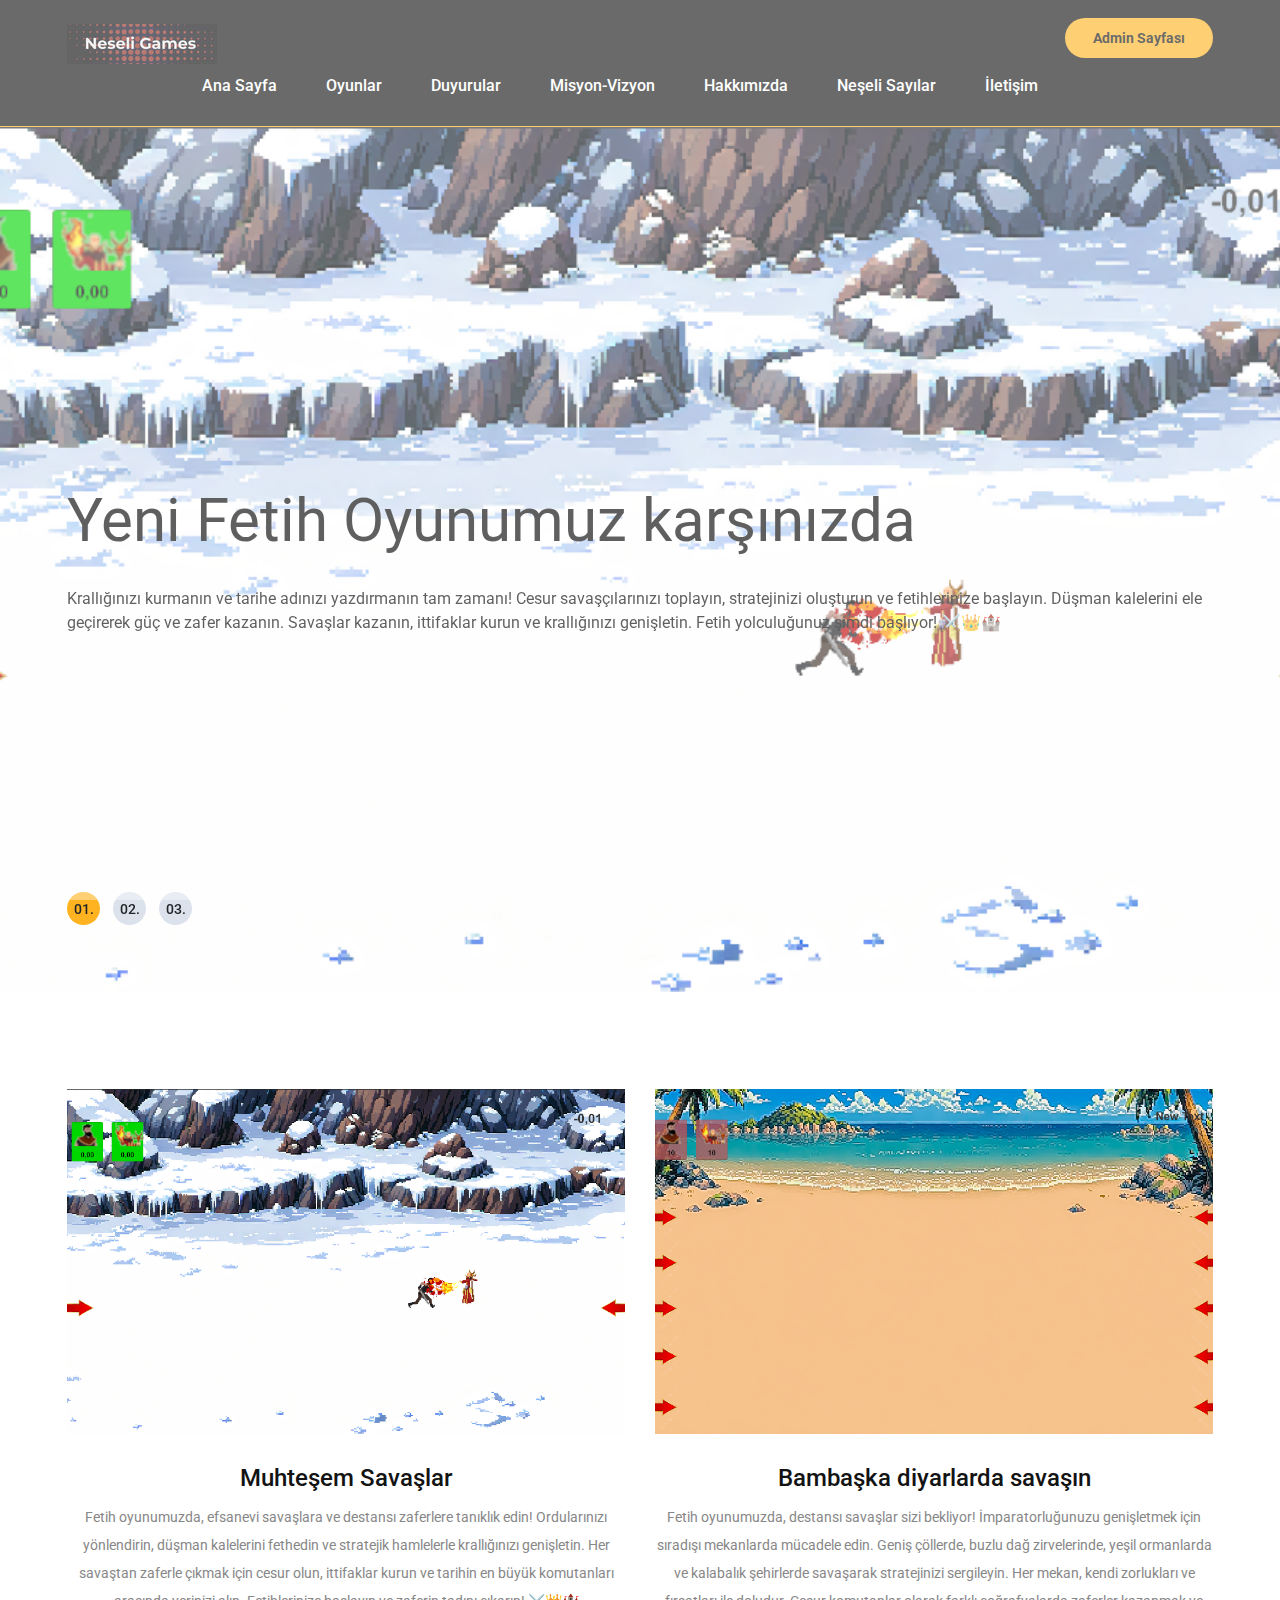
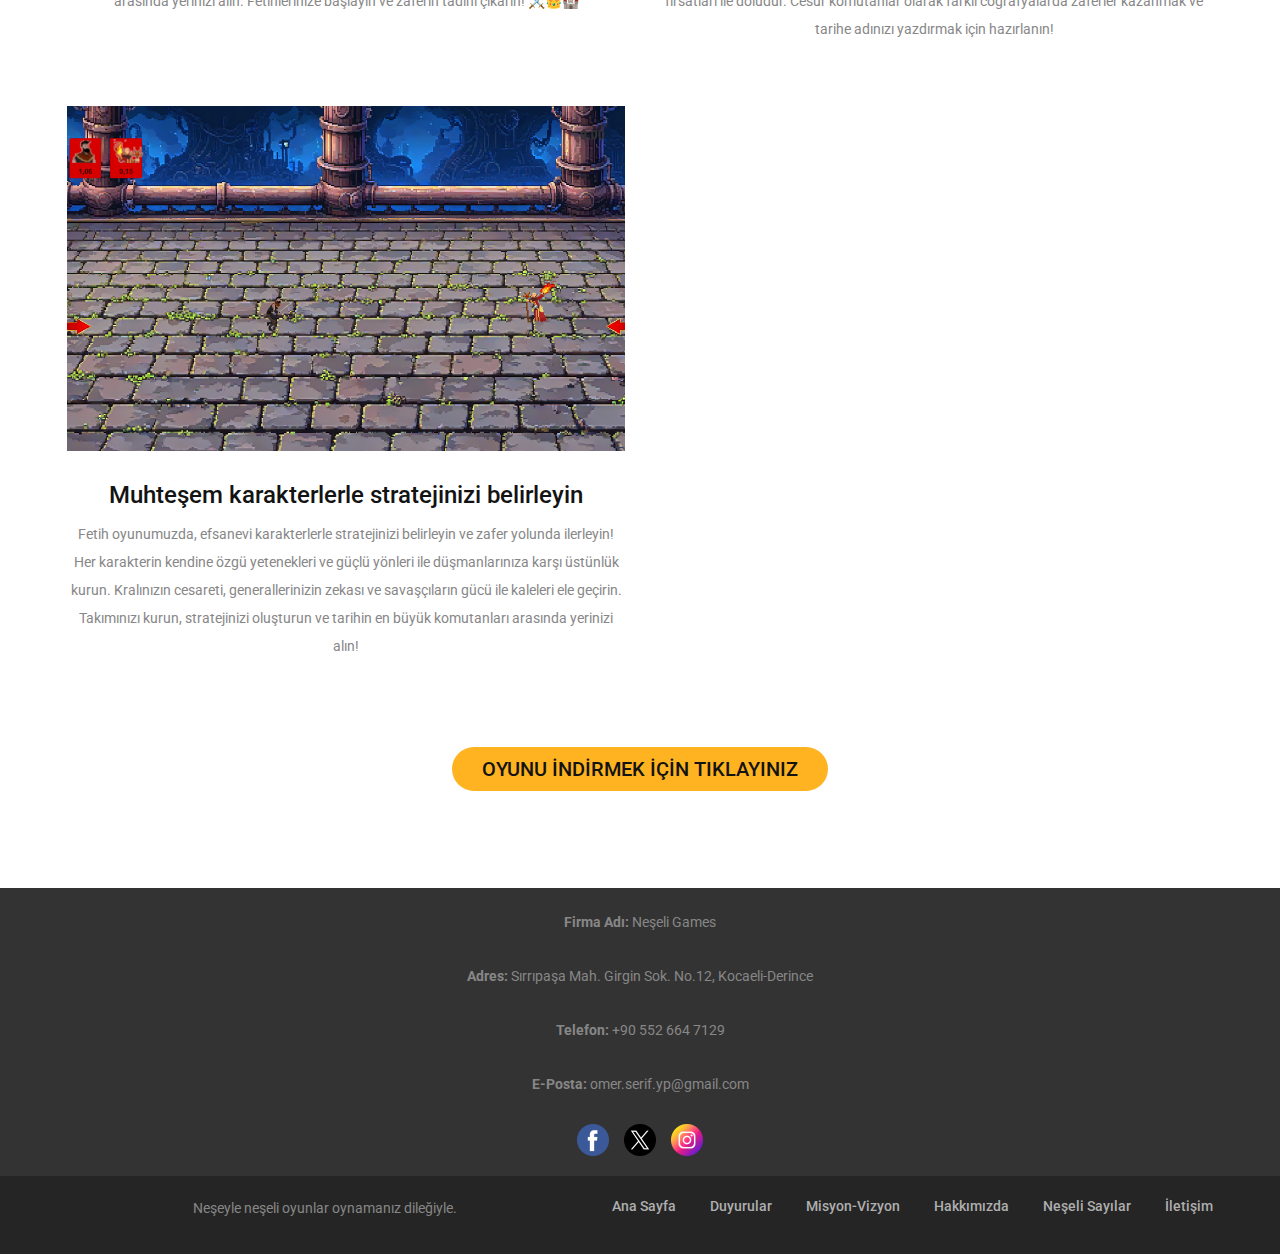
<file: fetih.html>
<!DOCTYPE html>
<html lang="zxx">

<head>
    <title>Fetih</title>
    <meta charset="UTF-8">
    <meta name="description" content="Game Warrior Template">
    <meta name="keywords" content="warrior, game, creative, html">
    <meta name="viewport" content="width=device-width, initial-scale=1.0">
    <!-- Favicon -->
    <link href="img/favicon.ico" rel="shortcut icon" />

    <!-- Google Fonts -->
    <link href="https://fonts.googleapis.com/css?family=Roboto:400,400i,500,500i,700,700i" rel="stylesheet">

    <!-- Stylesheets -->
    <link rel="stylesheet" href="css/bootstrap.min.css" />
    <link rel="stylesheet" href="css/font-awesome.min.css" />
    <link rel="stylesheet" href="css/owl.carousel.css" />
    <link rel="stylesheet" href="css/style.css" />
    <link rel="stylesheet" href="css/animate.css" />


    <!--[if lt IE 9]>
	  <script src="https://oss.maxcdn.com/html5shiv/3.7.2/html5shiv.min.js"></script>
	  <script src="https://oss.maxcdn.com/respond/1.4.2/respond.min.js"></script>
	<![endif]-->

</head>

<body>
    <!-- Page Preloder -->
    <div id="preloder">
        <div class="loader"></div>
    </div>

    <!-- Header section -->
    <header class="header-section">
        <div class="container">
            <!-- logo -->
            <a class="site-logo" href="index.html">
                <img src="img/logo.png" alt="">
            </a>
            <div class="user-panel">
                <a href="adminPaneli.html"><strong>Admin Sayfası</strong></a>
            </div>
            <!-- responsive -->
            <div class="nav-switch">
                <i class="fa fa-bars"></i>
            </div>
            <!-- site menu -->
            <nav class="main-menu">
                <ul>
                    <li><a href="index.html">Ana Sayfa</a></li>
                    <li><a href="#" id="myLink">Oyunlar</a></li>
                    <li><a href="duyurular.html">Duyurular</a></li>
                    <li><a href="misyon-vizyon.html">Misyon-Vizyon</a></li>
                    <li><a href="hakkımızda.html">Hakkımızda</a></li>
                    <li><a href="neşeliSayılar.html">Neşeli Sayılar</a></li>
                    <li><a href="iletişim.html">İletişim</a></li>
                    <script src="js/popup.js"></script>
                </ul>
            </nav>
        </div>
    </header>
    <!-- Header section end -->
    <div id="popup" class="popup">
        <span id="games"><a href="neseCiftligi.html" id="games">Neşe Çiftliği</a></span>
        <br><br>
        <span id="games"><a href="fetih.html" id="games">Fetih</a></span>
        <br><br>
        <span id="games"><a href="itTakesTwo.html" id="games">itTakesTwo</a></span>
    </div>


    <!-- Latest news section -->
    <!-- Latest news section end -->


    <!-- Page info section -->
    <section class="hero-section">
        <div class="hero-slider owl-carousel">
            <div class="hs-item set-bg" data-setbg="img/fetihOyunuGörsel1.png">
                <div class="hs-text">
                    <div class="container">
                        <h2 style="color: black"> Yeni Fetih Oyunumuz karşınızda</h2>
                        <span style="color: black">Krallığınızı kurmanın ve tarihe adınızı yazdırmanın tam zamanı! Cesur savaşçılarınızı toplayın, stratejinizi oluşturun ve fetihlerinize başlayın. Düşman kalelerini ele geçirerek güç ve zafer kazanın. Savaşlar kazanın, ittifaklar kurun ve krallığınızı genişletin. Fetih yolculuğunuz şimdi başlıyor! ⚔️👑🏰</span><br>
                    </div>
                </div>
            </div>
            <div class="hs-item set-bg" data-setbg="img/fetihOyunuGörsel2.png">
                <div class="hs-text">
                    <div class="container">
                    </div>
                </div>
            </div>
            <div class="hs-item set-bg" data-setbg="img/fetihOyunuGörsel3.png">
                <div class="hs-text">
                    <div class="container">
                    </div>
                </div>
            </div>
        </div>
    </section>
    <!-- Page info section -->


    <!-- Page section -->
    <section class="page-section review-page spad">
        <div class="container">
            <div class="row">
                <div class="col-md-6">
                    <div class="review-item">
                        <div class="review-cover set-bg" data-setbg="img/fetihOyunuGörsel1.png">
                        </div>
                        <div class="review-text">
                            <h4>Muhteşem Savaşlar</h4>
                            <p>Fetih oyunumuzda, efsanevi savaşlara ve destansı zaferlere tanıklık edin! Ordularınızı yönlendirin, düşman kalelerini fethedin ve stratejik hamlelerle krallığınızı genişletin. Her savaştan zaferle çıkmak için cesur olun, ittifaklar kurun ve tarihin en büyük komutanları arasında yerinizi alın. Fetihlerinize başlayın ve zaferin tadını çıkarın! ⚔️👑🏰</p>
                        </div>
                    </div>
                </div>
                <div class="col-md-6">
                    <div class="review-item">
                        <div class="review-cover set-bg" data-setbg="img/fetihOyunuGörsel2.png">
                        </div>
                        <div class="review-text">
                            <h4>Bambaşka diyarlarda savaşın</h4>
                            <p>Fetih oyunumuzda, destansı savaşlar sizi bekliyor! İmparatorluğunuzu genişletmek için sıradışı mekanlarda mücadele edin. Geniş çöllerde, buzlu dağ zirvelerinde, yeşil ormanlarda ve kalabalık şehirlerde savaşarak stratejinizi sergileyin. Her mekan, kendi zorlukları ve fırsatları ile doludur. Cesur komutanlar olarak farklı coğrafyalarda zaferler kazanmak ve tarihe adınızı yazdırmak için hazırlanın!</p>
                        </div>
                    </div>
                </div>
                <div class="col-md-6">
                    <div class="review-item">
                        <div class="review-cover set-bg" data-setbg="img/fetihOyunuGörsel3.png">
                        </div>
                        <div class="review-text">
                            <h4>Muhteşem karakterlerle stratejinizi belirleyin</h4>
                            <p>Fetih oyunumuzda, efsanevi karakterlerle stratejinizi belirleyin ve zafer yolunda ilerleyin! Her karakterin kendine özgü yetenekleri ve güçlü yönleri ile düşmanlarınıza karşı üstünlük kurun. Kralınızın cesareti, generallerinizin zekası ve savaşçıların gücü ile kaleleri ele geçirin. Takımınızı kurun, stratejinizi oluşturun ve tarihin en büyük komutanları arasında yerinizi alın!</p>
                        </div>
                    </div>
                </div>
            </div>
            <div class="text-center pt-4">
                <a href="https://drive.google.com/uc?export=download&id=1Z2KsSit4SIIddhfjETU1lTCn4hZJhLin" target="_blank"> <button class="site-btn btn-sm"><strong>
                            <h5>OYUNU İNDİRMEK İÇİN TIKLAYINIZ</h5>
                        </strong></button>
                </a>

            </div>
        </div>
    </section>
    <!-- Page section end -->

    <footer>
        <div class="content">
            <p><strong>Firma Adı:</strong> Neşeli Games</p>
            <p><strong>Adres:</strong> Sırrıpaşa Mah. Girgin Sok. No.12, Kocaeli-Derince</p>
            <p><strong>Telefon:</strong> +90 552 664 7129</p>
            <p><strong>E-Posta:</strong> omer.serif.yp@gmail.com</p>
            <div class="social-media">
                <a href="https://facebook.com" target="_blank">
                    <img src="img/facebook.png" alt="Facebook">
                </a>
                <a href="https://twitter.com" target="_blank">
                    <img src="img/twitter.png" alt="Twitter">
                </a>
                <a href="https://instagram.com" target="_blank">
                    <img src="img/instagram.png" alt="Instagram">
                </a>
            </div>
        </div>
    </footer>

    <!-- Footer top section end -->


    <!-- Footer section -->
    <footer class="footer-section">
        <div class="container">
            <ul class="footer-menu">
                <li><a href="index.html">Ana Sayfa</a></li>
                <li><a href="duyurular.html">Duyurular</a></li>
                <li><a href="misyon-vizyon.html">Misyon-Vizyon</a></li>
                <li><a href="hakkımızda.html">Hakkımızda</a></li>
                <li><a href="neşeliSayılar.html">Neşeli Sayılar</a></li>
                <li><a href="iletişim.html">İletişim</a></li>
            </ul>
            <p>
                <stron>Neşeyle neşeli oyunlar oynamanız dileğiyle.</stron>
            </p>
        </div>
    </footer>
    <!-- Footer section end -->


    <!--====== Javascripts & Jquery ======-->
    <script src="js/jquery-3.2.1.min.js"></script>
    <script src="js/bootstrap.min.js"></script>
    <script src="js/owl.carousel.min.js"></script>
    <script src="js/jquery.marquee.min.js"></script>
    <script src="js/main.js"></script>
</body>

</html>
</file>
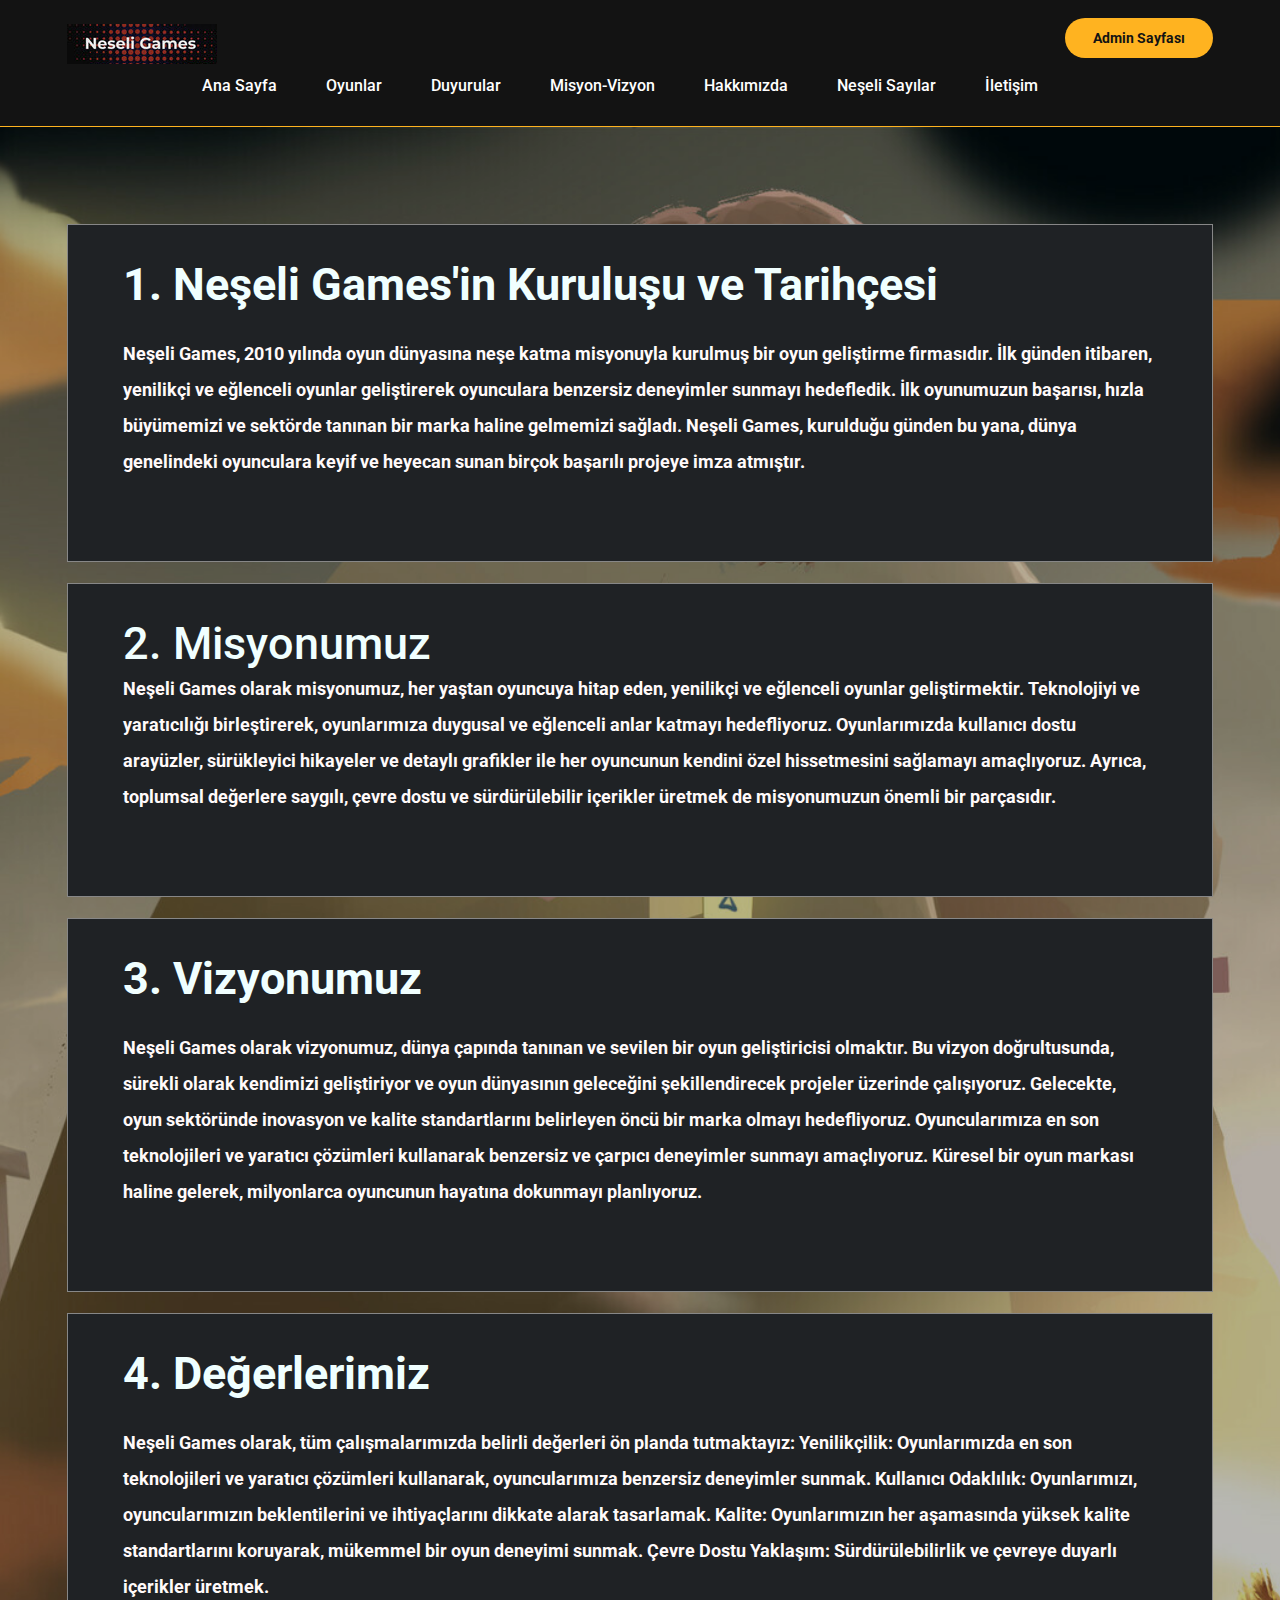
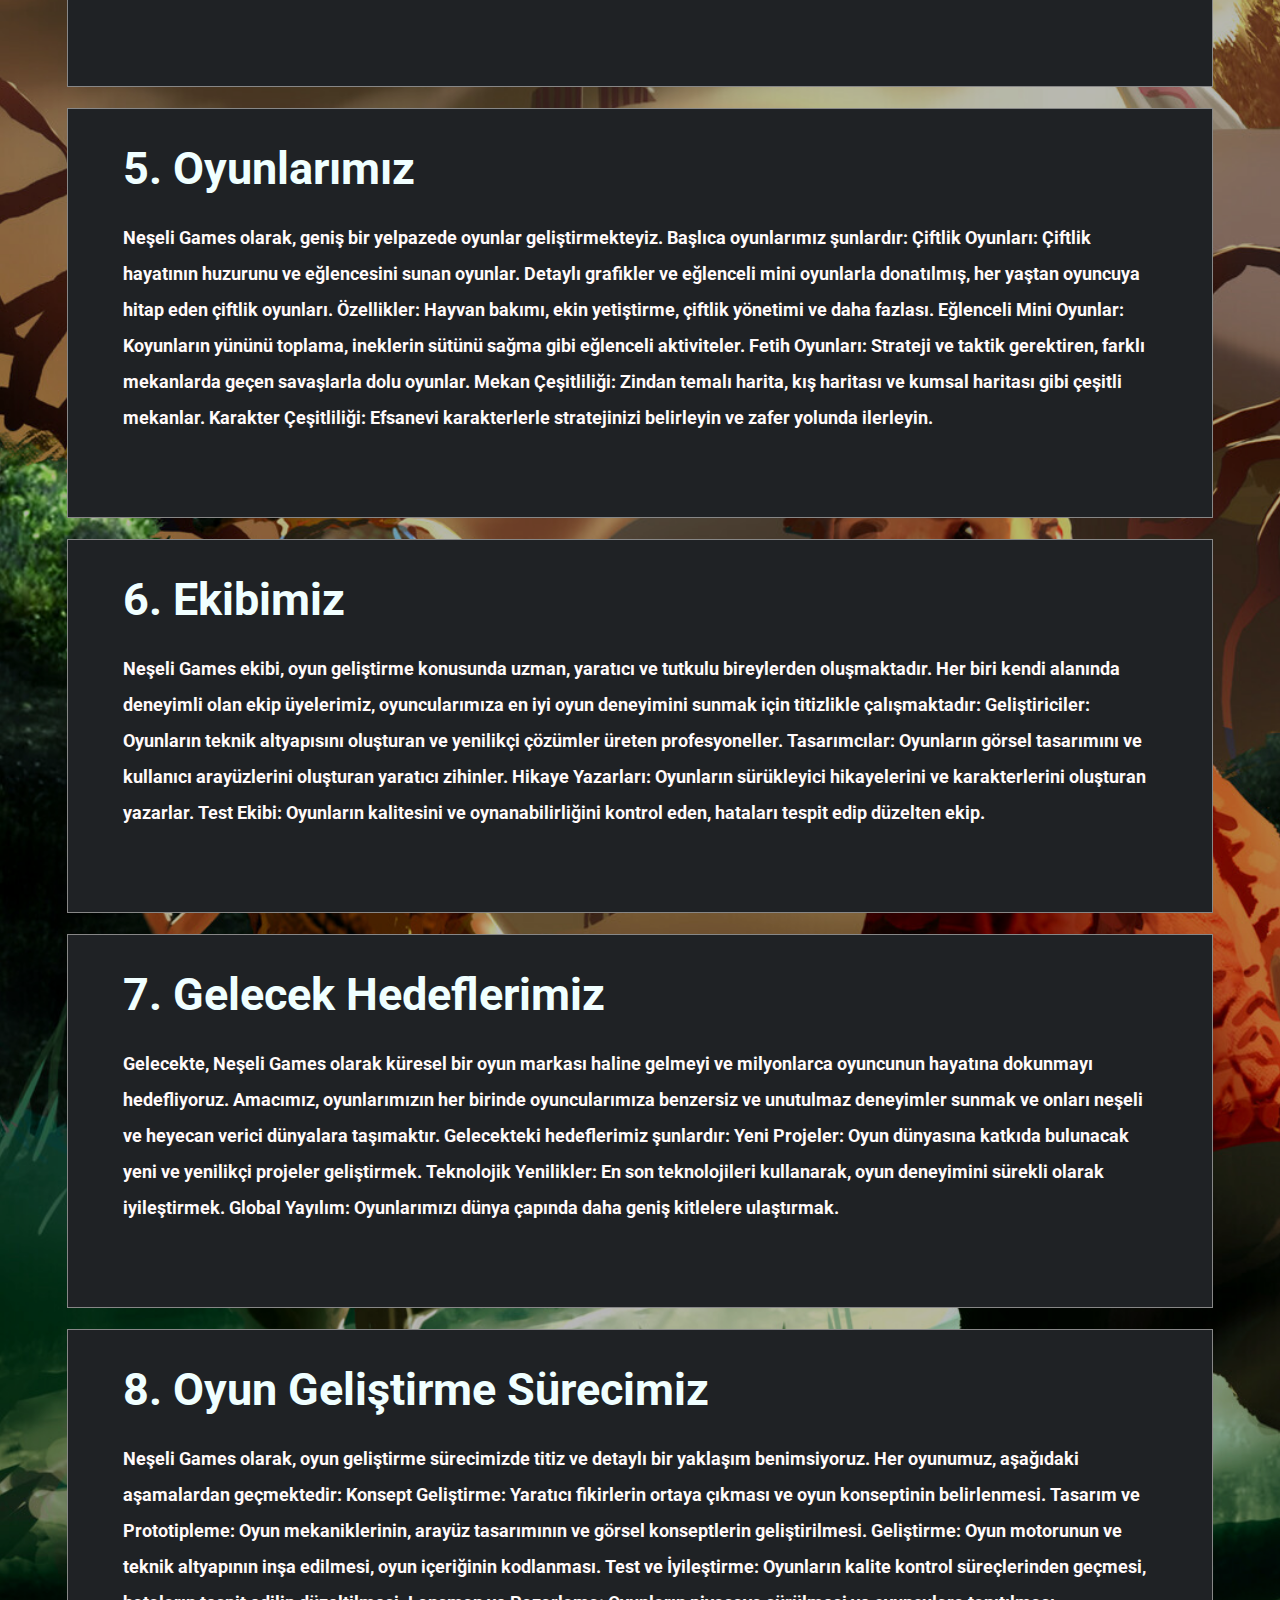
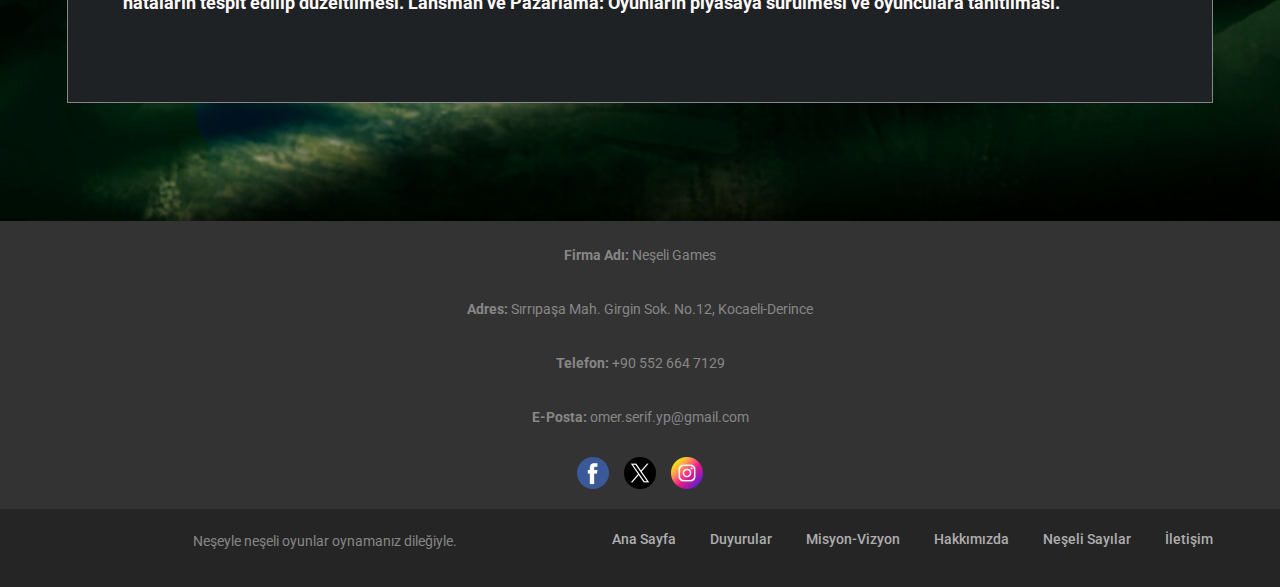
<file: hakkımızda.html>
<!DOCTYPE html>
<html lang="en">

<head>
    <title>Hakkımızda</title>
    <meta charset="UTF-8">
    <meta name="description" content="Game Warrior Template">
    <meta name="keywords" content="warrior, game, creative, html">
    <meta name="viewport" content="width=device-width, initial-scale=1.0">
    <!-- Favicon -->
    <link href="img/favicon.ico" rel="shortcut icon" />

    <!-- Google Fonts -->
    <link href="https://fonts.googleapis.com/css?family=Roboto:400,400i,500,500i,700,700i" rel="stylesheet">

    <!-- Stylesheets -->
    <link rel="stylesheet" href="css/bootstrap.min.css" />
    <link rel="stylesheet" href="css/font-awesome.min.css" />
    <link rel="stylesheet" href="css/owl.carousel.css" />
    <link rel="stylesheet" href="css/style.css" />
    <link rel="stylesheet" href="css/animate.css" />


    <!--[if lt IE 9]>
	  <script src="https://oss.maxcdn.com/html5shiv/3.7.2/html5shiv.min.js"></script>
	  <script src="https://oss.maxcdn.com/respond/1.4.2/respond.min.js"></script>
	<![endif]-->

</head>

<body>

    <!-- Header section -->
    <header class="header-section">
        <div class="container">
            <!-- logo -->
            <a class="site-logo" href="index.html">
                <img src="img/logo.png" alt="">
            </a>
            <div class="user-panel">
                <a href="adminPaneli.html"><strong>Admin Sayfası</strong></a>  
            </div>
            <!-- responsive -->
            <div class="nav-switch">
                <i class="fa fa-bars"></i>
            </div>
            <!-- site menu -->
            <nav class="main-menu">
                <ul>
                    <li><a href="index.html">Ana Sayfa</a></li>
                    <li><a href="#" id="myLink">Oyunlar</a></li>
                    <li><a href="duyurular.html">Duyurular</a></li>
                    <li><a href="misyon-vizyon.html">Misyon-Vizyon</a></li>
                    <li><a href="hakkımızda.html">Hakkımızda</a></li>
                    <li><a href="neşeliSayılar.html">Neşeli Sayılar</a></li>
                    <li><a href="iletişim.html">İletişim</a></li>
                    <script src="js/popup.js"></script>
                </ul>
            </nav>
        </div>
    </header>
    <!-- Header section end -->
    <div id="popup" class="popup">
        <span id="games"><a href="neseCiftligi.html" id="games">Neşe Çiftliği</a></span>
        <br><br>
        <span id="games"><a href="fetih.html" id="games">Fetih</a></span>
        <br><br>
        <span id="games"><a href="itTakesTwo.html" id="games">itTakesTwo</a></span>
    </div>

    <!-- Page section -->
    <section class="page-section community-page set-bg" data-setbg="img/itTakesTwo.jpg">
        <div class="community-warp spad">
            <div class="container">
                <div class="row">
                </div>
                <ul class="community-post-list">
                    <li>
                        <div class="post-content">
                            <h5 style="font-size: 45px; color: azure"><strong>1. Neşeli Games'in Kuruluşu ve Tarihçesi</strong></h5>
                            <br>
                            <p style="font-size: 18px; color: snow"><strong>

                                    Neşeli Games, 2010 yılında oyun dünyasına neşe katma misyonuyla kurulmuş bir oyun geliştirme firmasıdır. İlk günden itibaren, yenilikçi ve eğlenceli oyunlar geliştirerek oyunculara benzersiz deneyimler sunmayı hedefledik. İlk oyunumuzun başarısı, hızla büyümemizi ve sektörde tanınan bir marka haline gelmemizi sağladı. Neşeli Games, kurulduğu günden bu yana, dünya genelindeki oyunculara keyif ve heyecan sunan birçok başarılı projeye imza atmıştır.</strong></p>
                        </div>
                    </li>
                    <li>

                        <div class="post-content">
                            <h5 style="font-size: 45px; color: azure">2. Misyonumuz</h5>
                            <p style="font-size: 18px; color: snow"><strong>
                                    Neşeli Games olarak misyonumuz, her yaştan oyuncuya hitap eden, yenilikçi ve eğlenceli oyunlar geliştirmektir. Teknolojiyi ve yaratıcılığı birleştirerek, oyunlarımıza duygusal ve eğlenceli anlar katmayı hedefliyoruz. Oyunlarımızda kullanıcı dostu arayüzler, sürükleyici hikayeler ve detaylı grafikler ile her oyuncunun kendini özel hissetmesini sağlamayı amaçlıyoruz. Ayrıca, toplumsal değerlere saygılı, çevre dostu ve sürdürülebilir içerikler üretmek de misyonumuzun önemli bir parçasıdır.
                                </strong></p>
                        </div>
                    </li>
                    <li>
                        <div class="post-content">
                            <h5 style="font-size: 45px; color: azure"><strong>3. Vizyonumuz</strong></h5>
                            <br>
                            <p style="font-size: 18px; color: snow"><strong>

                                    Neşeli Games olarak vizyonumuz, dünya çapında tanınan ve sevilen bir oyun geliştiricisi olmaktır. Bu vizyon doğrultusunda, sürekli olarak kendimizi geliştiriyor ve oyun dünyasının geleceğini şekillendirecek projeler üzerinde çalışıyoruz. Gelecekte, oyun sektöründe inovasyon ve kalite standartlarını belirleyen öncü bir marka olmayı hedefliyoruz. Oyuncularımıza en son teknolojileri ve yaratıcı çözümleri kullanarak benzersiz ve çarpıcı deneyimler sunmayı amaçlıyoruz. Küresel bir oyun markası haline gelerek, milyonlarca oyuncunun hayatına dokunmayı planlıyoruz.</strong></p>
                        </div>
                    </li>
                    <li>
                        <div class="post-content">
                            <h5 style="font-size: 45px; color: azure"><strong>4. Değerlerimiz</strong></h5>
                            <br>
                            <p style="font-size: 18px; color: snow"><strong>

                                    Neşeli Games olarak, tüm çalışmalarımızda belirli değerleri ön planda tutmaktayız:

                                    Yenilikçilik: Oyunlarımızda en son teknolojileri ve yaratıcı çözümleri kullanarak, oyuncularımıza benzersiz deneyimler sunmak.

                                    Kullanıcı Odaklılık: Oyunlarımızı, oyuncularımızın beklentilerini ve ihtiyaçlarını dikkate alarak tasarlamak.

                                    Kalite: Oyunlarımızın her aşamasında yüksek kalite standartlarını koruyarak, mükemmel bir oyun deneyimi sunmak.

                                    Çevre Dostu Yaklaşım: Sürdürülebilirlik ve çevreye duyarlı içerikler üretmek.</strong></p>
                        </div>
                    </li>

                    <li>
                        <div class="post-content">
                            <h5 style="font-size: 45px; color: azure"><strong>5. Oyunlarımız</strong></h5>
                            <br>
                            <p style="font-size: 18px; color: snow"><strong>

                                    Neşeli Games olarak, geniş bir yelpazede oyunlar geliştirmekteyiz. Başlıca oyunlarımız şunlardır:

                                    Çiftlik Oyunları: Çiftlik hayatının huzurunu ve eğlencesini sunan oyunlar. Detaylı grafikler ve eğlenceli mini oyunlarla donatılmış, her yaştan oyuncuya hitap eden çiftlik oyunları.

                                    Özellikler: Hayvan bakımı, ekin yetiştirme, çiftlik yönetimi ve daha fazlası.

                                    Eğlenceli Mini Oyunlar: Koyunların yününü toplama, ineklerin sütünü sağma gibi eğlenceli aktiviteler.

                                    Fetih Oyunları: Strateji ve taktik gerektiren, farklı mekanlarda geçen savaşlarla dolu oyunlar.

                                    Mekan Çeşitliliği: Zindan temalı harita, kış haritası ve kumsal haritası gibi çeşitli mekanlar.

                                    Karakter Çeşitliliği: Efsanevi karakterlerle stratejinizi belirleyin ve zafer yolunda ilerleyin.</strong></p>
                        </div>
                    </li>
                    <li>
                        <div class="post-content">
                            <h5 style="font-size: 45px; color: azure"><strong>6. Ekibimiz</strong></h5>
                            <br>
                            <p style="font-size: 18px; color: snow"><strong>

                                    Neşeli Games ekibi, oyun geliştirme konusunda uzman, yaratıcı ve tutkulu bireylerden oluşmaktadır. Her biri kendi alanında deneyimli olan ekip üyelerimiz, oyuncularımıza en iyi oyun deneyimini sunmak için titizlikle çalışmaktadır:

                                    Geliştiriciler: Oyunların teknik altyapısını oluşturan ve yenilikçi çözümler üreten profesyoneller.

                                    Tasarımcılar: Oyunların görsel tasarımını ve kullanıcı arayüzlerini oluşturan yaratıcı zihinler.

                                    Hikaye Yazarları: Oyunların sürükleyici hikayelerini ve karakterlerini oluşturan yazarlar.

                                    Test Ekibi: Oyunların kalitesini ve oynanabilirliğini kontrol eden, hataları tespit edip düzelten ekip.</strong></p>
                        </div>
                    </li>
                    <li>
                        <div class="post-content">
                            <h5 style="font-size: 45px; color: azure"><strong>7. Gelecek Hedeflerimiz</strong></h5>
                            <br>
                            <p style="font-size: 18px; color: snow"><strong>

                                    Gelecekte, Neşeli Games olarak küresel bir oyun markası haline gelmeyi ve milyonlarca oyuncunun hayatına dokunmayı hedefliyoruz. Amacımız, oyunlarımızın her birinde oyuncularımıza benzersiz ve unutulmaz deneyimler sunmak ve onları neşeli ve heyecan verici dünyalara taşımaktır. Gelecekteki hedeflerimiz şunlardır:

                                    Yeni Projeler: Oyun dünyasına katkıda bulunacak yeni ve yenilikçi projeler geliştirmek.

                                    Teknolojik Yenilikler: En son teknolojileri kullanarak, oyun deneyimini sürekli olarak iyileştirmek.

                                    Global Yayılım: Oyunlarımızı dünya çapında daha geniş kitlelere ulaştırmak.</strong></p>
                        </div>
                    </li>
                    <li>
                        <div class="post-content">
                            <h5 style="font-size: 45px; color: azure"><strong>8. Oyun Geliştirme Sürecimiz</strong></h5>
                            <br>
                            <p style="font-size: 18px; color: snow"><strong>

                                    Neşeli Games olarak, oyun geliştirme sürecimizde titiz ve detaylı bir yaklaşım benimsiyoruz. Her oyunumuz, aşağıdaki aşamalardan geçmektedir:

                                    Konsept Geliştirme: Yaratıcı fikirlerin ortaya çıkması ve oyun konseptinin belirlenmesi.

                                    Tasarım ve Prototipleme: Oyun mekaniklerinin, arayüz tasarımının ve görsel konseptlerin geliştirilmesi.

                                    Geliştirme: Oyun motorunun ve teknik altyapının inşa edilmesi, oyun içeriğinin kodlanması.

                                    Test ve İyileştirme: Oyunların kalite kontrol süreçlerinden geçmesi, hataların tespit edilip düzeltilmesi.

                                    Lansman ve Pazarlama: Oyunların piyasaya sürülmesi ve oyunculara tanıtılması.</strong></p>
                        </div>
                    </li>
                </ul>
            </div>
        </div>
    </section>
    <!-- Page section end -->


    <!-- Footer top section -->

    <footer>
        <div class="content">
            <p><strong>Firma Adı:</strong> Neşeli Games</p>
            <p><strong>Adres:</strong> Sırrıpaşa Mah. Girgin Sok. No.12, Kocaeli-Derince</p>
            <p><strong>Telefon:</strong> +90 552 664 7129</p>
            <p><strong>E-Posta:</strong> omer.serif.yp@gmail.com</p>
            <div class="social-media">
                <a href="https://facebook.com" target="_blank">
                    <img src="img/facebook.png" alt="Facebook">
                </a>
                <a href="https://twitter.com" target="_blank">
                    <img src="img/twitter.png" alt="Twitter">
                </a>
                <a href="https://instagram.com" target="_blank">
                    <img src="img/instagram.png" alt="Instagram">
                </a>
            </div>
        </div>
    </footer>

    <!-- Footer top section end -->


    <!-- Footer section -->
    <footer class="footer-section">
        <div class="container">
            <ul class="footer-menu">
               <li><a href="index.html">Ana Sayfa</a></li>
                <li><a href="duyurular.html">Duyurular</a></li>
                <li><a href="misyon-vizyon.html">Misyon-Vizyon</a></li>
                <li><a href="hakkımızda.html">Hakkımızda</a></li>
                <li><a href="neşeliSayılar.html">Neşeli Sayılar</a></li>
                <li><a href="iletişim.html">İletişim</a></li>
            </ul>
            <p>
                <stron>Neşeyle neşeli oyunlar oynamanız dileğiyle.</stron>
            </p>
        </div>
    </footer>
    <!-- Footer section end -->


    <!--====== Javascripts & Jquery ======-->
    <script src="js/popup.js"></script>
    <script src="js/jquery-3.2.1.min.js"></script>
    <script src="js/bootstrap.min.js"></script>
    <script src="js/owl.carousel.min.js"></script>
    <script src="js/jquery.marquee.min.js"></script>
    <script src="js/main.js"></script>
</body>

</html>
</file>
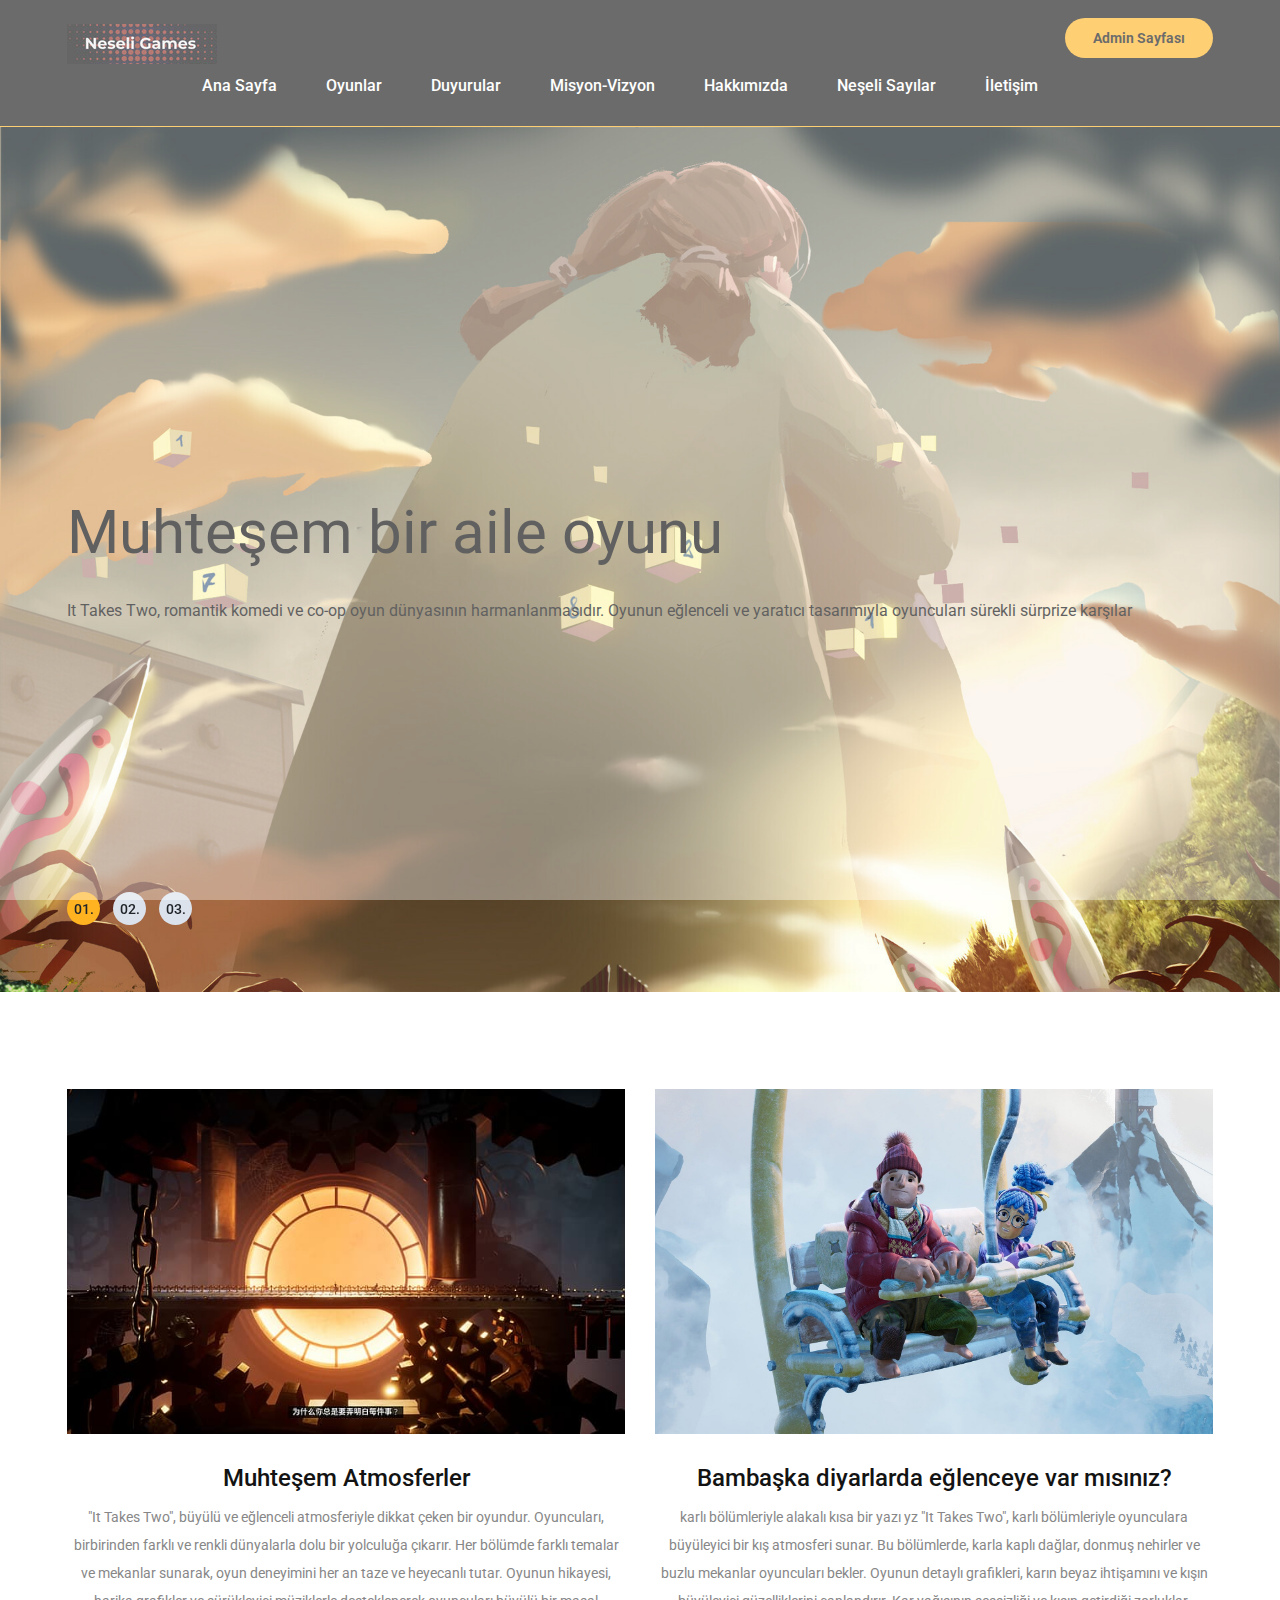
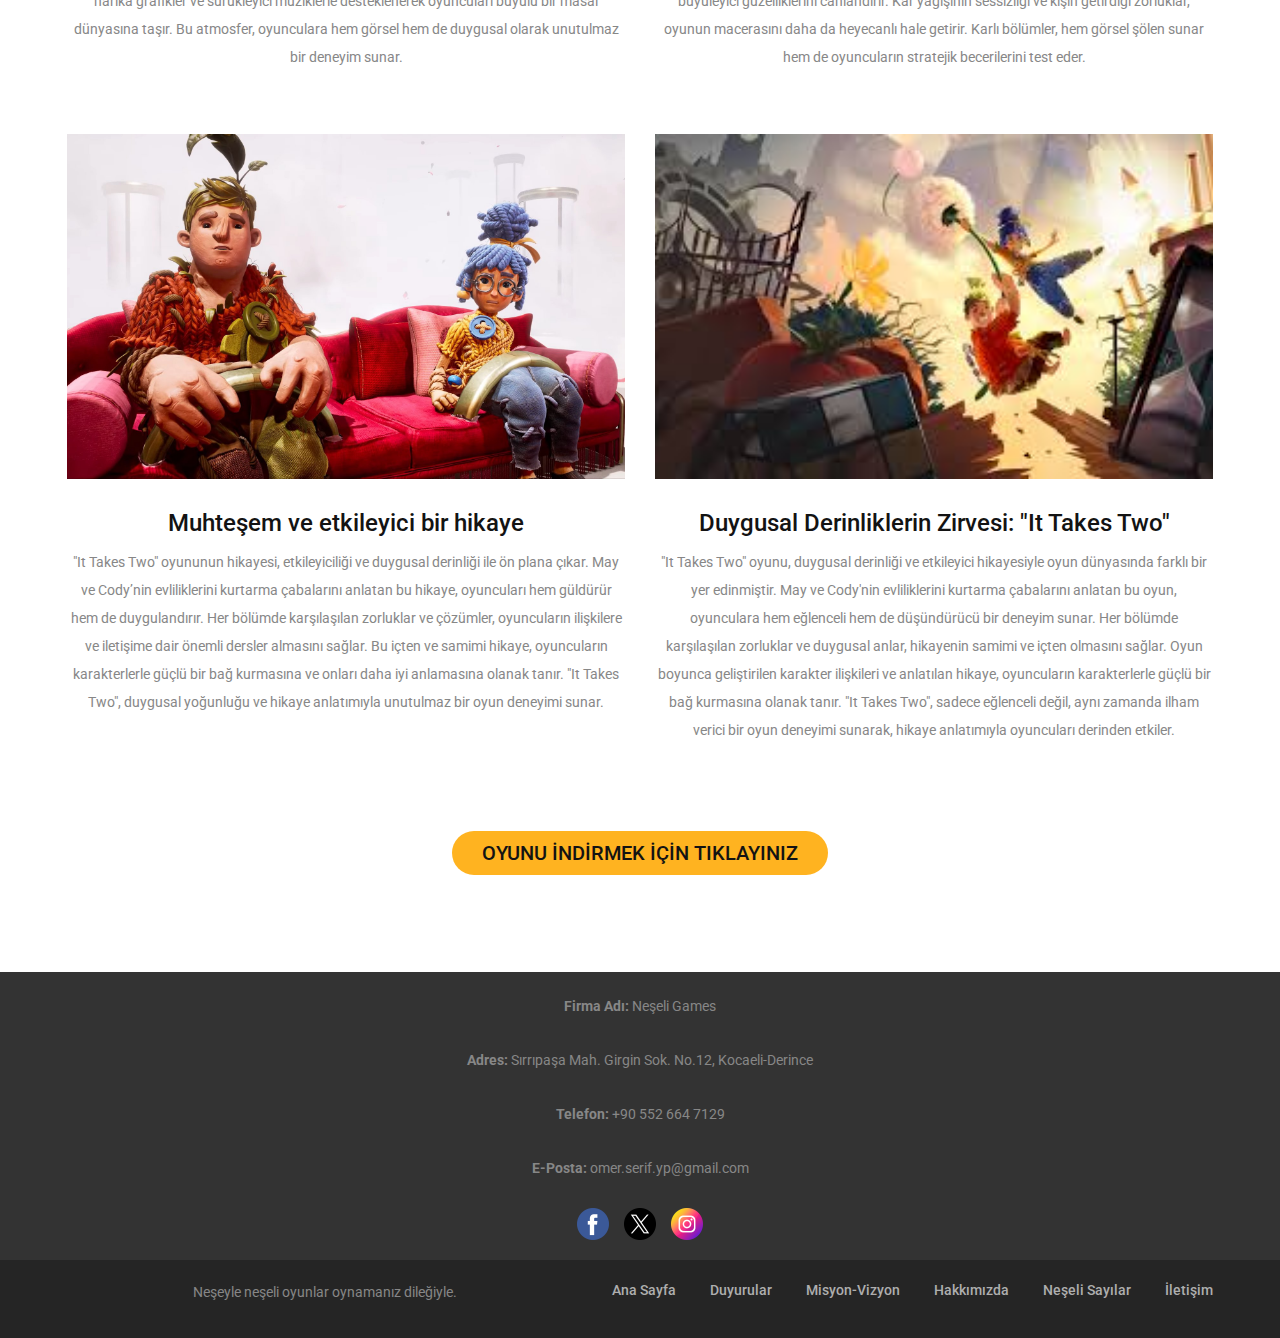
<file: itTakesTwo.html>
<!DOCTYPE html>
<html lang="zxx">

<head>
    <title>itTakesTwo</title>
    <meta charset="UTF-8">
    <meta name="description" content="Game Warrior Template">
    <meta name="keywords" content="warrior, game, creative, html">
    <meta name="viewport" content="width=device-width, initial-scale=1.0">
    <!-- Favicon -->
    <link href="img/favicon.ico" rel="shortcut icon" />

    <!-- Google Fonts -->
    <link href="https://fonts.googleapis.com/css?family=Roboto:400,400i,500,500i,700,700i" rel="stylesheet">

    <!-- Stylesheets -->
    <link rel="stylesheet" href="css/bootstrap.min.css" />
    <link rel="stylesheet" href="css/font-awesome.min.css" />
    <link rel="stylesheet" href="css/owl.carousel.css" />
    <link rel="stylesheet" href="css/style.css" />
    <link rel="stylesheet" href="css/animate.css" />


    <!--[if lt IE 9]>
	  <script src="https://oss.maxcdn.com/html5shiv/3.7.2/html5shiv.min.js"></script>
	  <script src="https://oss.maxcdn.com/respond/1.4.2/respond.min.js"></script>
	<![endif]-->

</head>

<body>
    <!-- Page Preloder -->
    <div id="preloder">
        <div class="loader"></div>
    </div>

    <!-- Header section -->
    <header class="header-section">
        <div class="container">
            <!-- logo -->
            <a class="site-logo" href="index.html">
                <img src="img/logo.png" alt="">
            </a>
            <div class="user-panel">
                 <a href="adminPaneli.html"><strong>Admin Sayfası</strong></a>  
            </div>
            <!-- responsive -->
            <div class="nav-switch">
                <i class="fa fa-bars"></i>
            </div>
            <!-- site menu -->
            <nav class="main-menu">
                <ul>
                   <li><a href="index.html">Ana Sayfa</a></li>
                    <li><a href="#" id="myLink">Oyunlar</a></li>
                    <li><a href="duyurular.html">Duyurular</a></li>
                    <li><a href="misyon-vizyon.html">Misyon-Vizyon</a></li>
                    <li><a href="hakkımızda.html">Hakkımızda</a></li>
                    <li><a href="neşeliSayılar.html">Neşeli Sayılar</a></li>
                    <li><a href="iletişim.html">İletişim</a></li>
                    <script src="js/popup.js"></script>
                </ul>
            </nav>
        </div>
    </header>
    <!-- Header section end -->
    <div id="popup" class="popup">
        <span id="games"><a href="neseCiftligi.html" id="games">Neşe Çiftliği</a></span>
        <br><br>
        <span id="games"><a href="fetih.html" id="games">Fetih</a></span>
        <br><br>
        <span id="games"><a href="itTakesTwo.html" id="games">itTakesTwo</a></span>
    </div>

    <!-- Latest news section -->
    <!-- Latest news section end -->


    <!-- Page info section -->
    <section class="hero-section">
        <div class="hero-slider owl-carousel">
            <div class="hs-item set-bg" data-setbg="img/itTakesTwo.jpg">
                <div class="hs-text">
                    <div class="container">
                        <h2 style="color: black"> Muhteşem bir aile oyunu</h2>
                        <span style="color: black">It Takes Two, romantik komedi ve co-op oyun dünyasının harmanlanmasıdır. Oyunun eğlenceli ve yaratıcı tasarımıyla oyuncuları sürekli sürprize karşılar</span><br>
                    </div>
                </div>
            </div>
            <div class="hs-item set-bg" data-setbg="img/itTakesTwo3.jpg">
                <div class="hs-text">
                    <div class="container">
                    </div>
                </div>
            </div>
            <div class="hs-item set-bg" data-setbg="img/itTakesTwo4.jpg">
                <div class="hs-text">
                    <div class="container">
                    </div>
                </div>
            </div>
        </div>
    </section>
    <!-- Page info section -->


    <!-- Page section -->
    <section class="page-section review-page spad">
        <div class="container">
            <div class="row">
                <div class="col-md-6">
                    <div class="review-item">
                        <div class="review-cover set-bg" data-setbg="img/itTakesTwo5.jpg">
                        </div>
                        <div class="review-text">
                            <h4>Muhteşem Atmosferler</h4>
                            <p>"It Takes Two", büyülü ve eğlenceli atmosferiyle dikkat çeken bir oyundur. Oyuncuları, birbirinden farklı ve renkli dünyalarla dolu bir yolculuğa çıkarır. Her bölümde farklı temalar ve mekanlar sunarak, oyun deneyimini her an taze ve heyecanlı tutar. Oyunun hikayesi, harika grafikler ve sürükleyici müziklerle desteklenerek oyuncuları büyülü bir masal dünyasına taşır. Bu atmosfer, oyunculara hem görsel hem de duygusal olarak unutulmaz bir deneyim sunar.
                            </p>
                        </div>
                    </div>
                </div>
                <div class="col-md-6">
                    <div class="review-item">
                        <div class="review-cover set-bg" data-setbg="img/itTakesTwo6.jpg">
                        </div>
                        <div class="review-text">
                            <h4>Bambaşka diyarlarda eğlenceye var mısınız?</h4>
                            <p>karlı bölümleriyle alakalı kısa bir yazı yz
                                "It Takes Two", karlı bölümleriyle oyunculara büyüleyici bir kış atmosferi sunar. Bu bölümlerde, karla kaplı dağlar, donmuş nehirler ve buzlu mekanlar oyuncuları bekler. Oyunun detaylı grafikleri, karın beyaz ihtişamını ve kışın büyüleyici güzelliklerini canlandırır. Kar yağışının sessizliği ve kışın getirdiği zorluklar, oyunun macerasını daha da heyecanlı hale getirir. Karlı bölümler, hem görsel şölen sunar hem de oyuncuların stratejik becerilerini test eder.</p>
                        </div>
                    </div>
                </div>
                <div class="col-md-6">
                    <div class="review-item">
                        <div class="review-cover set-bg" data-setbg="img/itTakesTwo7.jpg">
                        </div>
                        <div class="review-text">
                            <h4>Muhteşem ve etkileyici bir hikaye</h4>
                            <p>"It Takes Two" oyununun hikayesi, etkileyiciliği ve duygusal derinliği ile ön plana çıkar. May ve Cody’nin evliliklerini kurtarma çabalarını anlatan bu hikaye, oyuncuları hem güldürür hem de duygulandırır. Her bölümde karşılaşılan zorluklar ve çözümler, oyuncuların ilişkilere ve iletişime dair önemli dersler almasını sağlar. Bu içten ve samimi hikaye, oyuncuların karakterlerle güçlü bir bağ kurmasına ve onları daha iyi anlamasına olanak tanır. "It Takes Two", duygusal yoğunluğu ve hikaye anlatımıyla unutulmaz bir oyun deneyimi sunar.</p>
                        </div>
                    </div>
                </div>

                <div class="col-md-6">
                    <div class="review-item">
                        <div class="review-cover set-bg" data-setbg="img/itTakesTwo.jpeg">
                        </div>
                        <div class="review-text">
                            <h4>Duygusal Derinliklerin Zirvesi: "It Takes Two"</h4>
                            <p>"It Takes Two" oyunu, duygusal derinliği ve etkileyici hikayesiyle oyun dünyasında farklı bir yer edinmiştir. May ve Cody'nin evliliklerini kurtarma çabalarını anlatan bu oyun, oyunculara hem eğlenceli hem de düşündürücü bir deneyim sunar. Her bölümde karşılaşılan zorluklar ve duygusal anlar, hikayenin samimi ve içten olmasını sağlar. Oyun boyunca geliştirilen karakter ilişkileri ve anlatılan hikaye, oyuncuların karakterlerle güçlü bir bağ kurmasına olanak tanır. "It Takes Two", sadece eğlenceli değil, aynı zamanda ilham verici bir oyun deneyimi sunarak, hikaye anlatımıyla oyuncuları derinden etkiler.</p>
                        </div>
                    </div>
                </div>
            </div>
            <div class="text-center pt-4">
                <a href="https://drive.google.com/uc?export=download&id=1Z2KsSit4SIIddhfjETU1lTCn4hZJhLin" target="_blank"> <button class="site-btn btn-sm"><strong>
                            <h5>OYUNU İNDİRMEK İÇİN TIKLAYINIZ</h5>
                        </strong></button>
                </a>

            </div>
        </div>
    </section>
    <!-- Page section end -->

    <footer>
        <div class="content">
            <p><strong>Firma Adı:</strong> Neşeli Games</p>
            <p><strong>Adres:</strong> Sırrıpaşa Mah. Girgin Sok. No.12, Kocaeli-Derince</p>
            <p><strong>Telefon:</strong> +90 552 664 7129</p>
            <p><strong>E-Posta:</strong> omer.serif.yp@gmail.com</p>
            <div class="social-media">
                <a href="https://facebook.com" target="_blank">
                    <img src="img/facebook.png" alt="Facebook">
                </a>
                <a href="https://twitter.com" target="_blank">
                    <img src="img/twitter.png" alt="Twitter">
                </a>
                <a href="https://instagram.com" target="_blank">
                    <img src="img/instagram.png" alt="Instagram">
                </a>
            </div>
        </div>
    </footer>

    <!-- Footer top section end -->


    <!-- Footer section -->
    <footer class="footer-section">
        <div class="container">
            <ul class="footer-menu">
              <li><a href="index.html">Ana Sayfa</a></li>
                <li><a href="duyurular.html">Duyurular</a></li>
                <li><a href="misyon-vizyon.html">Misyon-Vizyon</a></li>
                <li><a href="hakkımızda.html">Hakkımızda</a></li>
                <li><a href="neşeliSayılar.html">Neşeli Sayılar</a></li>
                <li><a href="iletişim.html">İletişim</a></li>
            </ul>
            <p>
                <stron>Neşeyle neşeli oyunlar oynamanız dileğiyle.</stron>
            </p>
        </div>
    </footer>
    <!-- Footer section end -->


    <!--====== Javascripts & Jquery ======-->
    <script src="js/jquery-3.2.1.min.js"></script>
    <script src="js/bootstrap.min.js"></script>
    <script src="js/owl.carousel.min.js"></script>
    <script src="js/jquery.marquee.min.js"></script>
    <script src="js/main.js"></script>
</body>

</html>
</file>
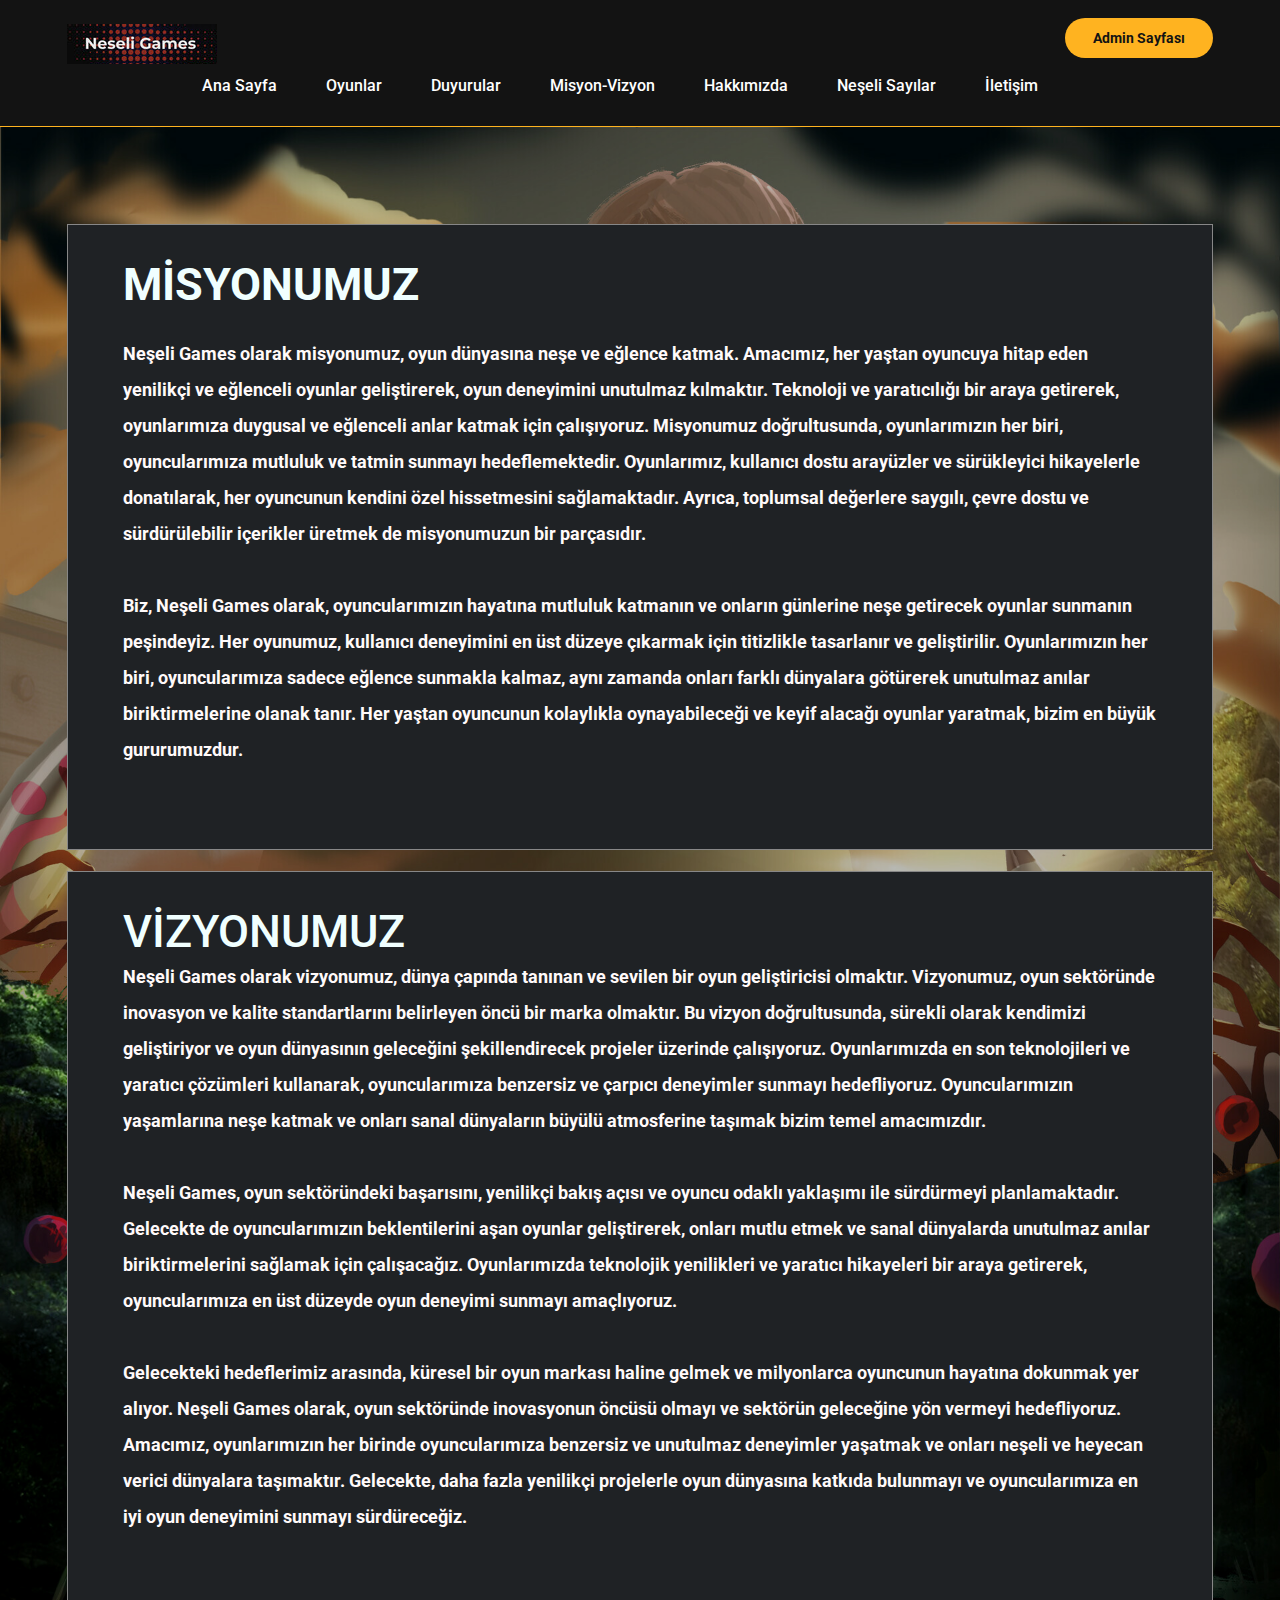
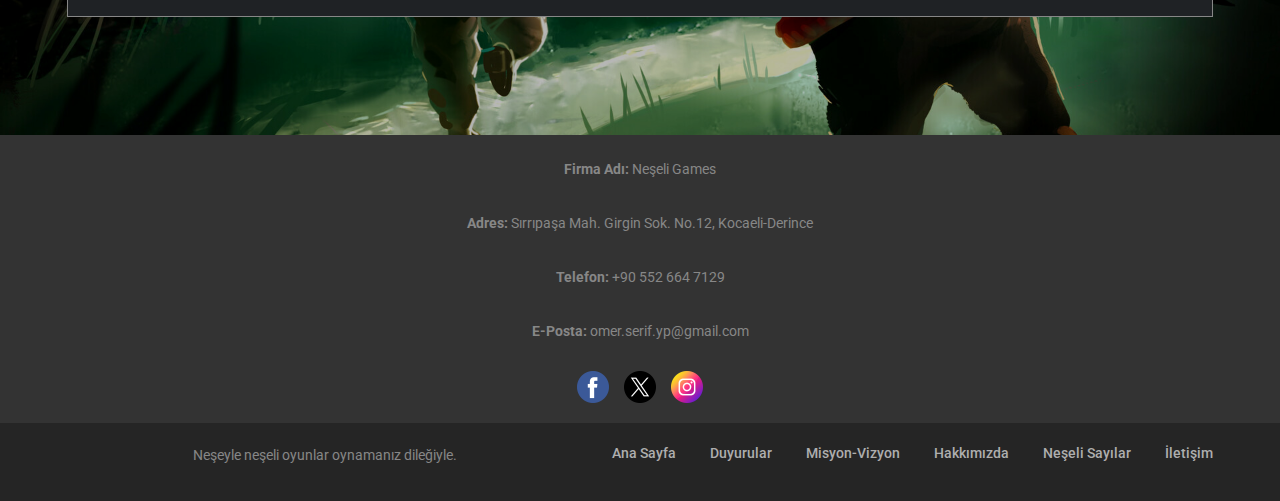
<file: misyon-vizyon.html>
<!DOCTYPE html>
<html lang="en">

<head>
    <title>Misyon-Vİzyon</title>
    <meta charset="UTF-8">
    <meta name="description" content="Game Warrior Template">
    <meta name="keywords" content="warrior, game, creative, html">
    <meta name="viewport" content="width=device-width, initial-scale=1.0">
    <!-- Favicon -->
    <link href="img/favicon.ico" rel="shortcut icon" />

    <!-- Google Fonts -->
    <link href="https://fonts.googleapis.com/css?family=Roboto:400,400i,500,500i,700,700i" rel="stylesheet">

    <!-- Stylesheets -->
    <link rel="stylesheet" href="css/bootstrap.min.css" />
    <link rel="stylesheet" href="css/font-awesome.min.css" />
    <link rel="stylesheet" href="css/owl.carousel.css" />
    <link rel="stylesheet" href="css/style.css" />
    <link rel="stylesheet" href="css/animate.css" />


    <!--[if lt IE 9]>
	  <script src="https://oss.maxcdn.com/html5shiv/3.7.2/html5shiv.min.js"></script>
	  <script src="https://oss.maxcdn.com/respond/1.4.2/respond.min.js"></script>
	<![endif]-->

</head>

<body>

    <!-- Header section -->
    <header class="header-section">
        <div class="container">
            <!-- logo -->
            <a class="site-logo" href="index.html">
                <img src="img/logo.png" alt="">
            </a>
            <div class="user-panel">
                <a href="adminPaneli.html"><strong>Admin Sayfası</strong></a>  
            </div>
            <!-- responsive -->
            <div class="nav-switch">
                <i class="fa fa-bars"></i>
            </div>
            <!-- site menu -->
            <nav class="main-menu">
                <ul>
                  <li><a href="index.html">Ana Sayfa</a></li>
                    <li><a href="#" id="myLink">Oyunlar</a></li>
                    <li><a href="duyurular.html">Duyurular</a></li>
                    <li><a href="misyon-vizyon.html">Misyon-Vizyon</a></li>
                    <li><a href="hakkımızda.html">Hakkımızda</a></li>
                    <li><a href="neşeliSayılar.html">Neşeli Sayılar</a></li>
                    <li><a href="iletişim.html">İletişim</a></li>
                    <script src="js/popup.js"></script>
                </ul>
            </nav>
        </div>
    </header>
    <!-- Header section end -->
    <div id="popup" class="popup">
        <span id="games"><a href="neseCiftligi.html" id="games">Neşe Çiftliği</a></span>
        <br><br>
        <span id="games"><a href="fetih.html" id="games">Fetih</a></span>
        <br><br>
        <span id="games"><a href="itTakesTwo.html" id="games">itTakesTwo</a></span>
    </div>


    <!-- Page section -->
    <section class="page-section community-page set-bg" data-setbg="img/itTakesTwo.jpg">
        <div class="community-warp spad">
            <div class="container">
                <div class="row">
                </div>
                <ul class="community-post-list">
                    <li>
                        <div class="post-content">
                            <h5 style="font-size: 45px; color: azure"><strong>MİSYONUMUZ</strong></h5>
                            <br>
                            <p style="font-size: 18px; color: snow"><strong>
                                    Neşeli Games olarak misyonumuz, oyun dünyasına neşe ve eğlence katmak. Amacımız, her yaştan oyuncuya hitap eden yenilikçi ve eğlenceli oyunlar geliştirerek, oyun deneyimini unutulmaz kılmaktır. Teknoloji ve yaratıcılığı bir araya getirerek, oyunlarımıza duygusal ve eğlenceli anlar katmak için çalışıyoruz. Misyonumuz doğrultusunda, oyunlarımızın her biri, oyuncularımıza mutluluk ve tatmin sunmayı hedeflemektedir. Oyunlarımız, kullanıcı dostu arayüzler ve sürükleyici hikayelerle donatılarak, her oyuncunun kendini özel hissetmesini sağlamaktadır. Ayrıca, toplumsal değerlere saygılı, çevre dostu ve sürdürülebilir içerikler üretmek de misyonumuzun bir parçasıdır.
                                    <br><br>
                                    Biz, Neşeli Games olarak, oyuncularımızın hayatına mutluluk katmanın ve onların günlerine neşe getirecek oyunlar sunmanın peşindeyiz. Her oyunumuz, kullanıcı deneyimini en üst düzeye çıkarmak için titizlikle tasarlanır ve geliştirilir. Oyunlarımızın her biri, oyuncularımıza sadece eğlence sunmakla kalmaz, aynı zamanda onları farklı dünyalara götürerek unutulmaz anılar biriktirmelerine olanak tanır. Her yaştan oyuncunun kolaylıkla oynayabileceği ve keyif alacağı oyunlar yaratmak, bizim en büyük gururumuzdur.</strong></p>
                        </div>
                    </li>
                    <li>

                        <div class="post-content">
                            <h5 style="font-size: 45px; color: azure">VİZYONUMUZ</h5>
                            <p style="font-size: 18px; color: snow"><strong>
                                    Neşeli Games olarak vizyonumuz, dünya çapında tanınan ve sevilen bir oyun geliştiricisi olmaktır. Vizyonumuz, oyun sektöründe inovasyon ve kalite standartlarını belirleyen öncü bir marka olmaktır. Bu vizyon doğrultusunda, sürekli olarak kendimizi geliştiriyor ve oyun dünyasının geleceğini şekillendirecek projeler üzerinde çalışıyoruz. Oyunlarımızda en son teknolojileri ve yaratıcı çözümleri kullanarak, oyuncularımıza benzersiz ve çarpıcı deneyimler sunmayı hedefliyoruz. Oyuncularımızın yaşamlarına neşe katmak ve onları sanal dünyaların büyülü atmosferine taşımak bizim temel amacımızdır.
                                    <br><br>
                                    Neşeli Games, oyun sektöründeki başarısını, yenilikçi bakış açısı ve oyuncu odaklı yaklaşımı ile sürdürmeyi planlamaktadır. Gelecekte de oyuncularımızın beklentilerini aşan oyunlar geliştirerek, onları mutlu etmek ve sanal dünyalarda unutulmaz anılar biriktirmelerini sağlamak için çalışacağız. Oyunlarımızda teknolojik yenilikleri ve yaratıcı hikayeleri bir araya getirerek, oyuncularımıza en üst düzeyde oyun deneyimi sunmayı amaçlıyoruz.
                                    <br><br>
                                    Gelecekteki hedeflerimiz arasında, küresel bir oyun markası haline gelmek ve milyonlarca oyuncunun hayatına dokunmak yer alıyor. Neşeli Games olarak, oyun sektöründe inovasyonun öncüsü olmayı ve sektörün geleceğine yön vermeyi hedefliyoruz. Amacımız, oyunlarımızın her birinde oyuncularımıza benzersiz ve unutulmaz deneyimler yaşatmak ve onları neşeli ve heyecan verici dünyalara taşımaktır. Gelecekte, daha fazla yenilikçi projelerle oyun dünyasına katkıda bulunmayı ve oyuncularımıza en iyi oyun deneyimini sunmayı sürdüreceğiz.</strong>
                            </p>
                        </div>
                    </li>
                </ul>
            </div>
        </div>
    </section>
    <!-- Page section end -->


    <!-- Footer top section -->

    <footer>
        <div class="content">
            <p><strong>Firma Adı:</strong> Neşeli Games</p>
            <p><strong>Adres:</strong> Sırrıpaşa Mah. Girgin Sok. No.12, Kocaeli-Derince</p>
            <p><strong>Telefon:</strong> +90 552 664 7129</p>
            <p><strong>E-Posta:</strong> omer.serif.yp@gmail.com</p>
            <div class="social-media">
                <a href="https://facebook.com" target="_blank">
                    <img src="img/facebook.png" alt="Facebook">
                </a>
                <a href="https://twitter.com" target="_blank">
                    <img src="img/twitter.png" alt="Twitter">
                </a>
                <a href="https://instagram.com" target="_blank">
                    <img src="img/instagram.png" alt="Instagram">
                </a>
            </div>
        </div>
    </footer>

    <!-- Footer top section end -->


    <!-- Footer section -->
    <footer class="footer-section">
        <div class="container">
            <ul class="footer-menu">
                <li><a href="index.html">Ana Sayfa</a></li>
                <li><a href="duyurular.html">Duyurular</a></li>
                <li><a href="misyon-vizyon.html">Misyon-Vizyon</a></li>
                <li><a href="hakkımızda.html">Hakkımızda</a></li>
                <li><a href="neşeliSayılar.html">Neşeli Sayılar</a></li>
                <li><a href="iletişim.html">İletişim</a></li>
            </ul>
            <p>
                <stron>Neşeyle neşeli oyunlar oynamanız dileğiyle.</stron>
            </p>
        </div>
    </footer>
    <!-- Footer section end -->


    <!--====== Javascripts & Jquery ======-->
    <script src="js/popup.js"></script>
    <script src="js/jquery-3.2.1.min.js"></script>
    <script src="js/bootstrap.min.js"></script>
    <script src="js/owl.carousel.min.js"></script>
    <script src="js/jquery.marquee.min.js"></script>
    <script src="js/main.js"></script>
</body>

</html>
</file>
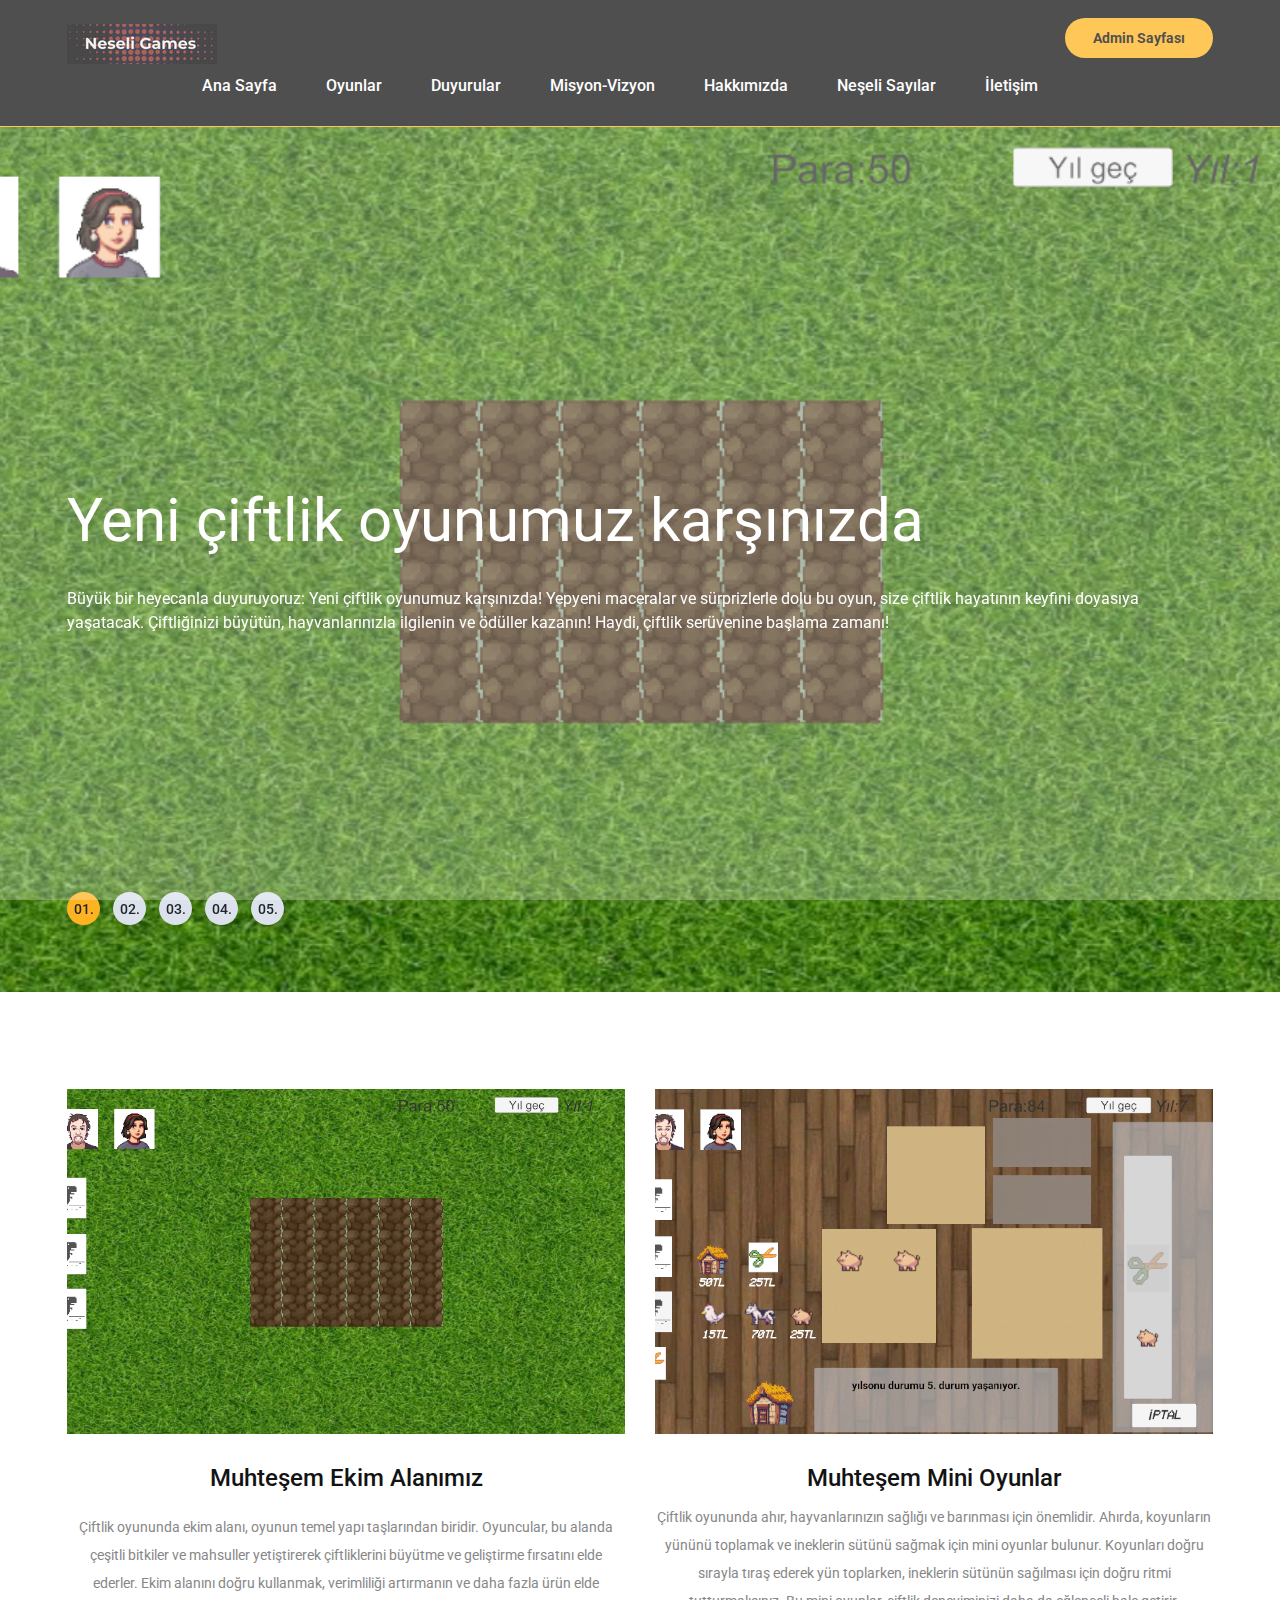
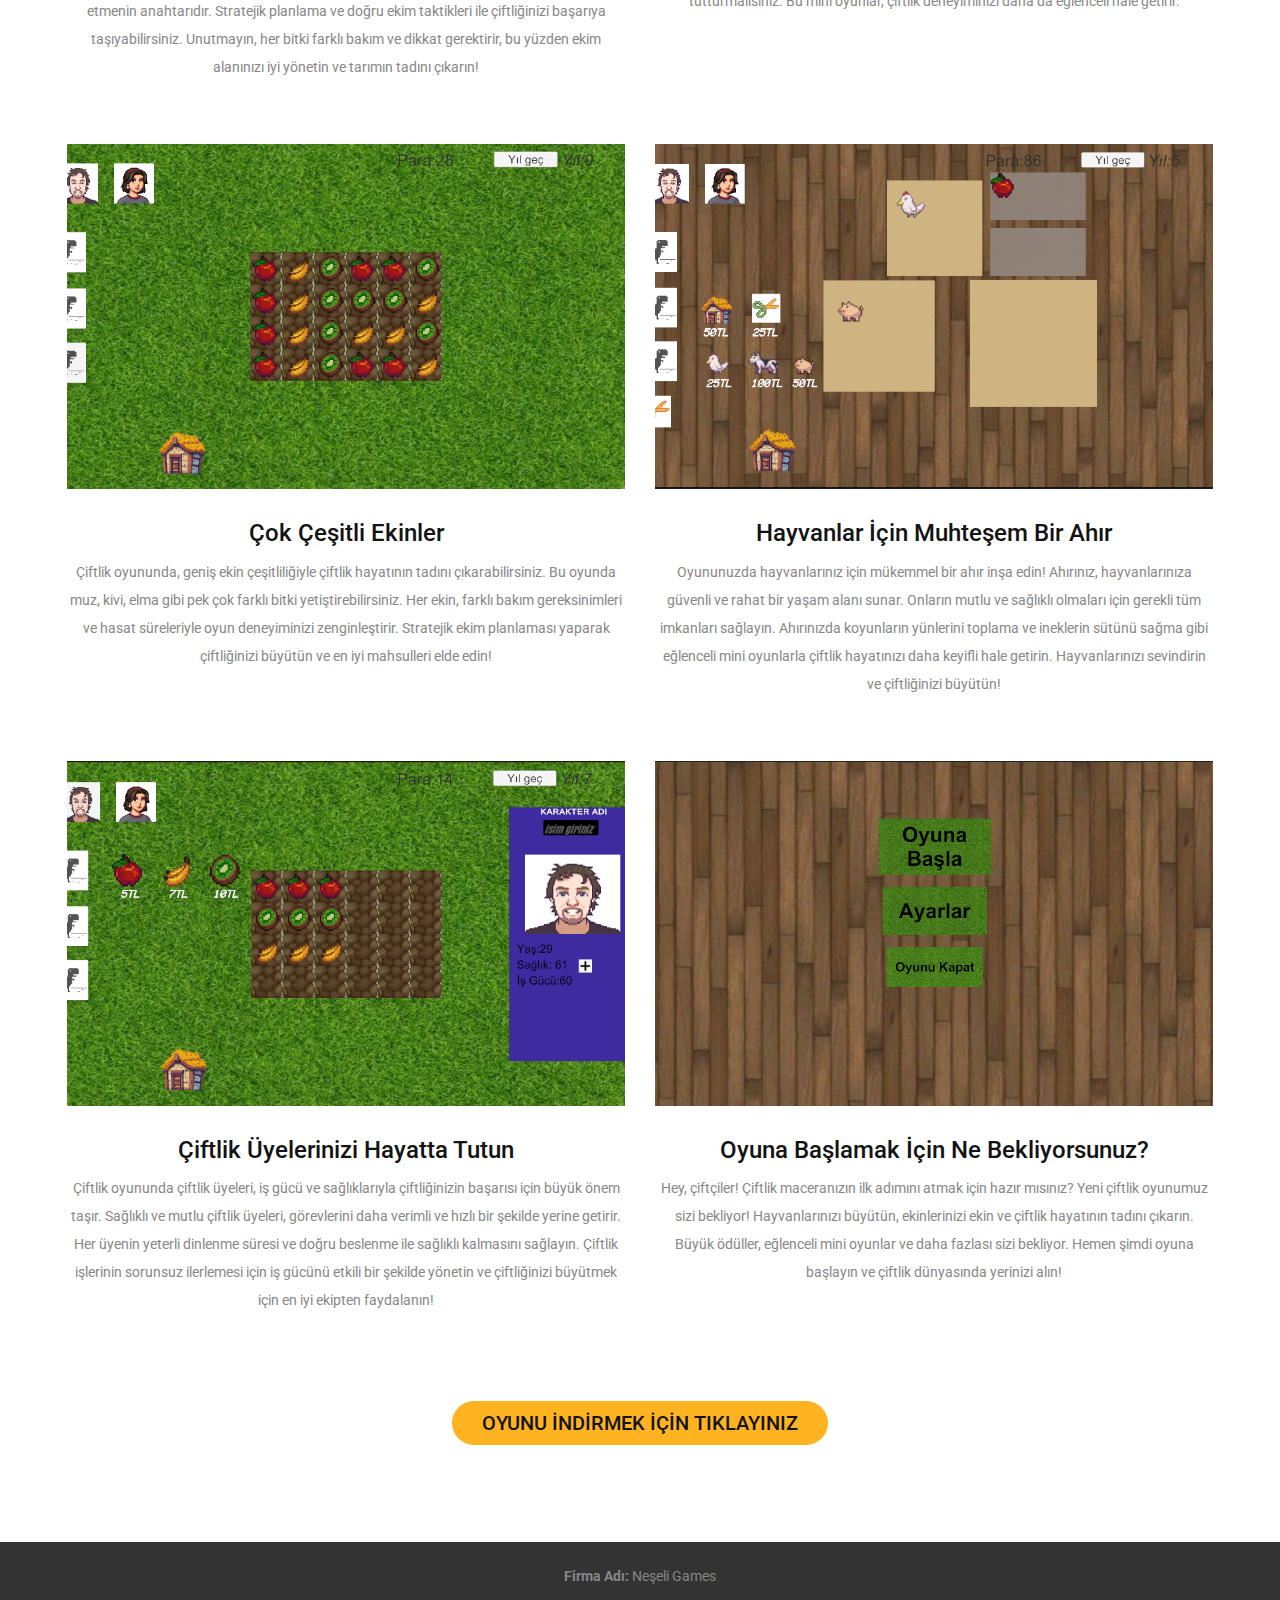
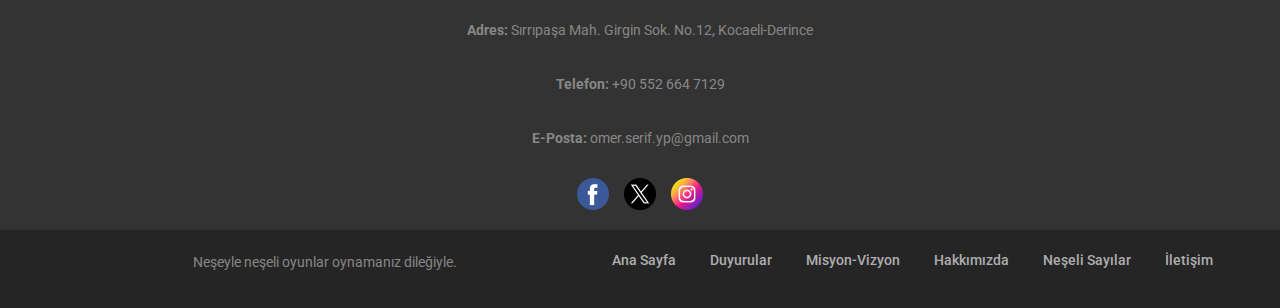
<file: neseCiftligi.html>
<!DOCTYPE html>
<html lang="zxx">

<head>
    <title>Neşe Çiftliği</title>
    <meta charset="UTF-8">
    <meta name="description" content="Game Warrior Template">
    <meta name="keywords" content="warrior, game, creative, html">
    <meta name="viewport" content="width=device-width, initial-scale=1.0">
    <!-- Favicon -->
    <link href="img/favicon.ico" rel="shortcut icon" />

    <!-- Google Fonts -->
    <link href="https://fonts.googleapis.com/css?family=Roboto:400,400i,500,500i,700,700i" rel="stylesheet">

    <!-- Stylesheets -->
    <link rel="stylesheet" href="css/bootstrap.min.css" />
    <link rel="stylesheet" href="css/font-awesome.min.css" />
    <link rel="stylesheet" href="css/owl.carousel.css" />
    <link rel="stylesheet" href="css/style.css" />
    <link rel="stylesheet" href="css/animate.css" />


    <!--[if lt IE 9]>
	  <script src="https://oss.maxcdn.com/html5shiv/3.7.2/html5shiv.min.js"></script>
	  <script src="https://oss.maxcdn.com/respond/1.4.2/respond.min.js"></script>
	<![endif]-->

</head>

<body>
    <!-- Page Preloder -->
    <div id="preloder">
        <div class="loader"></div>
    </div>

    <!-- Header section -->
    <header class="header-section">
        <div class="container">
            <!-- logo -->
            <a class="site-logo" href="index.html">
                <img src="img/logo.png" alt="">
            </a>
            <div class="user-panel">
                <a href="adminPaneli.html"><strong>Admin Sayfası</strong></a>
            </div>
            <!-- responsive -->
            <div class="nav-switch">
                <i class="fa fa-bars"></i>
            </div>
            <!-- site menu -->
            <nav class="main-menu">
                <ul>
                    <li><a href="index.html">Ana Sayfa</a></li>
                    <li><a href="#" id="myLink">Oyunlar</a></li>
                    <li><a href="duyurular.html">Duyurular</a></li>
                    <li><a href="misyon-vizyon.html">Misyon-Vizyon</a></li>
                    <li><a href="hakkımızda.html">Hakkımızda</a></li>
                    <li><a href="neşeliSayılar.html">Neşeli Sayılar</a></li>
                    <li><a href="iletişim.html">İletişim</a></li>
                    <script src="js/popup.js"></script>
                </ul>
            </nav>
        </div>
    </header>
    <!-- Header section end -->
    <div id="popup" class="popup">
        <span id="games"><a href="neseCiftligi.html" id="games">Neşe Çiftliği</a></span>
        <br><br>
        <span id="games"><a href="fetih.html" id="games">Fetih</a></span>
        <br><br>
        <span id="games"><a href="itTakesTwo.html" id="games">itTakesTwo</a></span>
    </div>


    <!-- Page info section -->
    <section class="hero-section">
        <div class="hero-slider owl-carousel">
            <div class="hs-item set-bg" data-setbg="img/çiftlikOyunuGörsel1.png">
                <div class="hs-text">
                    <div class="container">
                        <h2> Yeni çiftlik oyunumuz karşınızda</h2>
                        <span style="color: white">Büyük bir heyecanla duyuruyoruz: Yeni çiftlik oyunumuz karşınızda! Yepyeni maceralar ve sürprizlerle dolu bu oyun, size çiftlik hayatının keyfini doyasıya yaşatacak. Çiftliğinizi büyütün, hayvanlarınızla ilgilenin ve ödüller kazanın! Haydi, çiftlik serüvenine başlama zamanı!</span><br>
                    </div>
                </div>
            </div>
            <div class="hs-item set-bg" data-setbg="img/çiftlikOyunuGörsel3.png">
                <div class="hs-text">
                    <div class="container">
                    </div>
                </div>
            </div>
            <div class="hs-item set-bg" data-setbg="img/çiftlikOyunuGörsel5.png">
                <div class="hs-text">
                    <div class="container">
                    </div>
                </div>
            </div>
            <div class="hs-item set-bg" data-setbg="img/çiftlikOyunuGörsel2.png">
                <div class="hs-text">
                    <div class="container">
                    </div>
                </div>
            </div>
            <div class="hs-item set-bg" data-setbg="img/çiftlikOyunuGörsel4.png">
                <div class="hs-text">
                    <div class="container">
                    </div>
                </div>
            </div>
        </div>
    </section>
    <!-- Page info section -->


    <!-- Page section -->
    <section class="page-section review-page spad">
        <div class="container">
            <div class="row">
                <div class="col-md-6">
                    <div class="review-item">
                        <div class="review-cover set-bg" data-setbg="img/çiftlikOyunuGörsel1.png">
                        </div>
                        <div class="review-text">
                            <h4>Muhteşem Ekim Alanımız</h4>
                            <div class="rating">
                            </div>
                            <p>Çiftlik oyununda ekim alanı, oyunun temel yapı taşlarından biridir. Oyuncular, bu alanda çeşitli bitkiler ve mahsuller yetiştirerek çiftliklerini büyütme ve geliştirme fırsatını elde ederler. Ekim alanını doğru kullanmak, verimliliği artırmanın ve daha fazla ürün elde etmenin anahtarıdır. Stratejik planlama ve doğru ekim taktikleri ile çiftliğinizi başarıya taşıyabilirsiniz. Unutmayın, her bitki farklı bakım ve dikkat gerektirir, bu yüzden ekim alanınızı iyi yönetin ve tarımın tadını çıkarın!</p>
                        </div>
                    </div>
                </div>
                <div class="col-md-6">
                    <div class="review-item">
                        <div class="review-cover set-bg" data-setbg="img/çiftlikOyunuGörsel3.png">
                        </div>
                        <div class="review-text">
                            <h4>Muhteşem Mini Oyunlar</h4>
                            <p>Çiftlik oyununda ahır, hayvanlarınızın sağlığı ve barınması için önemlidir. Ahırda, koyunların yününü toplamak ve ineklerin sütünü sağmak için mini oyunlar bulunur. Koyunları doğru sırayla tıraş ederek yün toplarken, ineklerin sütünün sağılması için doğru ritmi tutturmalısınız. Bu mini oyunlar, çiftlik deneyiminizi daha da eğlenceli hale getirir.</p>
                        </div>
                    </div>
                </div>
                <div class="col-md-6">
                    <div class="review-item">
                        <div class="review-cover set-bg" data-setbg="img/çiftlikOyunuGörsel5.png">
                        </div>
                        <div class="review-text">
                            <h4>Çok Çeşitli Ekinler</h4>
                            <p>Çiftlik oyununda, geniş ekin çeşitliliğiyle çiftlik hayatının tadını çıkarabilirsiniz. Bu oyunda muz, kivi, elma gibi pek çok farklı bitki yetiştirebilirsiniz. Her ekin, farklı bakım gereksinimleri ve hasat süreleriyle oyun deneyiminizi zenginleştirir. Stratejik ekim planlaması yaparak çiftliğinizi büyütün ve en iyi mahsulleri elde edin!</p>
                        </div>
                    </div>
                </div>
                <div class="col-md-6">
                    <div class="review-item">
                        <div class="review-cover set-bg" data-setbg="img/çiftlikOyunuGörsel2.png">
                        </div>
                        <div class="review-text">
                            <h4>Hayvanlar İçin Muhteşem Bir Ahır</h4>
                            <p>Oyununuzda hayvanlarınız için mükemmel bir ahır inşa edin! Ahırınız, hayvanlarınıza güvenli ve rahat bir yaşam alanı sunar. Onların mutlu ve sağlıklı olmaları için gerekli tüm imkanları sağlayın. Ahırınızda koyunların yünlerini toplama ve ineklerin sütünü sağma gibi eğlenceli mini oyunlarla çiftlik hayatınızı daha keyifli hale getirin. Hayvanlarınızı sevindirin ve çiftliğinizi büyütün!</p>
                        </div>
                    </div>
                </div>
                <div class="col-md-6">
                    <div class="review-item">
                        <div class="review-cover set-bg" data-setbg="img/çiftlikOyunuGörsel4.png">
                        </div>
                        <div class="review-text">
                            <h4>Çiftlik Üyelerinizi Hayatta Tutun</h4>
                            <p>Çiftlik oyununda çiftlik üyeleri, iş gücü ve sağlıklarıyla çiftliğinizin başarısı için büyük önem taşır. Sağlıklı ve mutlu çiftlik üyeleri, görevlerini daha verimli ve hızlı bir şekilde yerine getirir. Her üyenin yeterli dinlenme süresi ve doğru beslenme ile sağlıklı kalmasını sağlayın. Çiftlik işlerinin sorunsuz ilerlemesi için iş gücünü etkili bir şekilde yönetin ve çiftliğinizi büyütmek için en iyi ekipten faydalanın!</p>
                        </div>
                    </div>
                </div>
                <div class="col-md-6">
                    <div class="review-item">
                        <div class="review-cover set-bg" data-setbg="img/çiftlikOyunuGörsel8.png">
                        </div>
                        <div class="review-text">
                            <h4>Oyuna Başlamak İçin Ne Bekliyorsunuz?</h4>
                            <p>Hey, çiftçiler! Çiftlik maceranızın ilk adımını atmak için hazır mısınız? Yeni çiftlik oyunumuz sizi bekliyor! Hayvanlarınızı büyütün, ekinlerinizi ekin ve çiftlik hayatının tadını çıkarın. Büyük ödüller, eğlenceli mini oyunlar ve daha fazlası sizi bekliyor. Hemen şimdi oyuna başlayın ve çiftlik dünyasında yerinizi alın!</p>
                        </div>
                    </div>
                </div>
            </div>
            <div class="text-center pt-4">
                <a href="https://drive.google.com/uc?export=download&id=1Z2KsSit4SIIddhfjETU1lTCn4hZJhLin" target="_blank"> <button class="site-btn btn-sm"><strong>
                            <h5>OYUNU İNDİRMEK İÇİN TIKLAYINIZ</h5>
                        </strong></button>
                </a>

            </div>
        </div>
    </section>
    <!-- Page section end -->


    <!-- Review section -->
    <!-- Review section end -->


    <footer>
        <div class="content">
            <p><strong>Firma Adı:</strong> Neşeli Games</p>
            <p><strong>Adres:</strong> Sırrıpaşa Mah. Girgin Sok. No.12, Kocaeli-Derince</p>
            <p><strong>Telefon:</strong> +90 552 664 7129</p>
            <p><strong>E-Posta:</strong> omer.serif.yp@gmail.com</p>
            <div class="social-media">
                <a href="https://facebook.com" target="_blank">
                    <img src="img/facebook.png" alt="Facebook">
                </a>
                <a href="https://twitter.com" target="_blank">
                    <img src="img/twitter.png" alt="Twitter">
                </a>
                <a href="https://instagram.com" target="_blank">
                    <img src="img/instagram.png" alt="Instagram">
                </a>
            </div>
        </div>
    </footer>

    <!-- Footer top section end -->


    <!-- Footer section -->
    <footer class="footer-section">
        <div class="container">
            <ul class="footer-menu">
                <li><a href="index.html">Ana Sayfa</a></li>
                <li><a href="duyurular.html">Duyurular</a></li>
                <li><a href="misyon-vizyon.html">Misyon-Vizyon</a></li>
                <li><a href="hakkımızda.html">Hakkımızda</a></li>
                <li><a href="neşeliSayılar.html">Neşeli Sayılar</a></li>
                <li><a href="iletişim.html">İletişim</a></li>
            </ul>
            <p>
                <stron>Neşeyle neşeli oyunlar oynamanız dileğiyle.</stron>
            </p>
        </div>
    </footer>
    <!-- Footer section end -->


    <!--====== Javascripts & Jquery ======-->
    <script src="js/jquery-3.2.1.min.js"></script>
    <script src="js/bootstrap.min.js"></script>
    <script src="js/owl.carousel.min.js"></script>
    <script src="js/jquery.marquee.min.js"></script>
    <script src="js/main.js"></script>
</body>

</html>
</file>
<file: css/style.css>
/* =================================
------------------------------------
  Game Warrior Template
  Version: 1.0
 ------------------------------------ 
 ====================================*/

/*---------------------------*/
/* Template default CSS
/*---------------------------*/

html,
/* style.css */
header {
    background-color: #f2f2f2;

}

/* style.css */


/* style.css */
/* Modal (açılır pencere) arka planı */
.modal {
    display: none;
    /* Başlangıçta gizli */
    position: fixed;
    /* Sabit pozisyon */
    z-index: 1;
    /* Önde göster */
    left: 0;
    top: 0;
    width: 100%;
    /* Tam genişlik */
    height: 100%;
    /* Tam yükseklik */
    overflow: auto;
    /* Kaydırma içeriği */
    background-color: rgb(0, 0, 0);
    /* Siyah arka plan rengi */
    background-color: rgba(0, 0, 0, 0.4);
    /* Saydam siyah */
}

/* Modal içerik */
.modal-content {
    background-color: #fefefe;
    margin: 15% auto;
    /* Ortala */
    padding: 20px;
    border: 1px solid #888;
    width: 80%;
    /* Genişlik */
}

/* Kapatma butonu */
.close {
    color: #aaa;
    float: right;
    font-size: 28px;
    font-weight: bold;
}

.close:hover,
.close:focus {
    color: black;
    text-decoration: none;
    cursor: pointer;
}


#games {
    font-size: 20px;
    color: black;
    padding-left: 8px;
    text-transform: capitalize;

}

.popup {
    display: none;
    /* Başlangıçta gizli */
    position: absolute;
    /* Sabit pozisyon */
    top: 100px;
    /* Header'ın hemen altında */
    left: 10%;
    /* Ekranın sol kenarından %10 uzaklıkta */
    width: 80%;
    /* Yatay olarak ekranın %80'ini kapla */
    height: auto;
    /* Dikey olarak ekranın %20'sini kapla */
    background-color: darkgray;
    border: 1px solid #ccc;
    padding: 10px;
    z-index: 1000;
    /* Üstte göster */
    box-shadow: 0 2px 5px rgba(0, 0, 0, 0.2);
    /* Hafif gölge efekti */
}

#toTopButton {
    position: fixed;
    bottom: 20px;
    right: 20px;
    width: 50px;
    height: 50px;
    background-color: darkred;
    color: white;
    border: none;
    border-radius: 50%;
    display: none;
    /* Başlangıçta görünmez */
    align-items: center;
    justify-content: center;
    cursor: pointer;
    box-shadow: 0 4px 8px rgba(0, 0, 0, 0.2);
    z-index: 1000;
}

#toTopButton:hover {
    background-color: black;
}

footer {
    background-color: #333;
    color: white;
    padding: 20px;
    text-align: center;
}

footer .content {
    display: flex;
    flex-direction: column;
    align-items: center;
    gap: 10px;
}

footer .social-media {
    display: flex;
    gap: 15px;
}

footer .social-media img {
    width: 32px;
    height: 32px;
}

footer a {
    color: #00aaff;
    text-decoration: none;
}

footer a:hover {
    text-decoration: underline;
}

body {
    height: 100%;
    font-family: 'Roboto', sans-serif;
    -webkit-font-smoothing: antialiased;
    font-smoothing: antialiased;
}

h1,
h2,
h3,
h4,
h5,
h6 {
    margin: 0;
    font-weight: 500;
    color: #131313;
}

h1 {
    font-size: 70px;
}

h2 {
    font-size: 36px;
}

h3 {
    font-size: 30px;
}

h4 {
    font-size: 24px;
}

h5 {
    font-size: 20px;
}

h6 {
    font-size: 16px;
}

p {
    font-size: 14px;
    color: #878787;
    line-height: 2;
}

img {
    max-width: 100%;
}

input:focus,
select:focus,
button:focus,
textarea:focus {
    outline: none;
}

a:hover,
a:focus {
    text-decoration: none;
    outline: none;
}

ul,
ol {
    padding: 0;
    margin: 0;
}

/*---------------------
  Helper CSS
-----------------------*/

.section-title {
    text-align: center;
    margin-bottom: 75px;
}

.section-title h2 {
    padding-top: 10px;
    font-size: 36px;
}

.set-bg {
    background-repeat: no-repeat;
    background-size: cover;
    background-position: top center;
}

.spad {
    padding-top: 97px;
    padding-bottom: 97px;
}

.text-white h1,
.text-white h2,
.text-white h3,
.text-white h4,
.text-white h5,
.text-white h6,
.text-white p,
.text-white span,
.text-white li,
.text-white a {
    color: #fff;
}

.rating i {
    color: #fbb710;
}

.rating .is-fade {
    color: #e0e3e4;
}

/*---------------------
  Commom elements
-----------------------*/

/* buttons */
.site-btn {
    display: inline-block;
    text-align: center;
    font-size: 15px;
    color: #131313;
    padding: 16px 30px;
    min-width: 153px;
    border-radius: 50px;
    font-weight: 500;
    border: none;
    background: #ffb320;
    cursor: pointer;
}

.site-btn.btn-sm {
    padding: 10px 30px;
    min-width: 163px;
}

.site-btn:hover {
    color: #131313;
}

.cata {
    display: inline-block;
    text-transform: uppercase;
    font-size: 12px;
    font-weight: 500;
    color: #fff;
    padding: 6px 25px;
}

.cata.new {
    background: #ff205f;
}

.cata.strategy {
    background: #4eae60;
}

.cata.racing {
    background: #694eae;
}

.cata.adventure {
    background: #40abf5;
}

/* Preloder */
#preloder {
    position: fixed;
    width: 100%;
    height: 100%;
    top: 0;
    left: 0;
    z-index: 999999;
    background: #fff;
}

.loader {
    width: 40px;
    height: 40px;
    position: absolute;
    top: 50%;
    left: 50%;
    margin-top: -13px;
    margin-left: -13px;
    border-radius: 60px;
    animation: loader 0.8s linear infinite;
    -webkit-animation: loader 0.8s linear infinite;
}

@keyframes loader {
    0% {
        -webkit-transform: rotate(0deg);
        transform: rotate(0deg);
        border: 4px solid #f44336;
        border-left-color: transparent;
    }

    50% {
        -webkit-transform: rotate(180deg);
        transform: rotate(180deg);
        border: 4px solid #673ab7;
        border-left-color: transparent;
    }

    100% {
        -webkit-transform: rotate(360deg);
        transform: rotate(360deg);
        border: 4px solid #f44336;
        border-left-color: transparent;
    }
}

@-webkit-keyframes loader {
    0% {
        -webkit-transform: rotate(0deg);
        border: 4px solid #f44336;
        border-left-color: transparent;
    }

    50% {
        -webkit-transform: rotate(180deg);
        border: 4px solid #673ab7;
        border-left-color: transparent;
    }

    100% {
        -webkit-transform: rotate(360deg);
        border: 4px solid #f44336;
        border-left-color: transparent;
    }
}

/*------------------
  Header section
---------------------*/

.header-section {
    background: #131313;
    clear: both;
    overflow: hidden;
    padding: 18px 0;
    border-bottom: 1px solid #ffb320;
}

.site-logo {
    display: inline-block;
    float: left;
    padding-top: 6px;
}

.user-panel {
    float: right;
    font-weight: 500;
    background: #ffb320;
    padding: 8px 28px;
    border-radius: 30px;
}

.user-panel a {
    font-size: 14px;
    color: #131313;
}

.main-menu {
    float: right;
    margin-right: 170px;
}

.main-menu ul {
    list-style: none;
}

.main-menu ul li {
    display: inline;
}

.main-menu ul li a {
    display: inline-block;
    font-size: 16px;
    color: #fff;
    margin-left: 35px;
    font-weight: 500;
    padding: 10px 5px;
}

.main-menu ul li a:hover {
    color: #ffb320;
}

.header-btn {
    float: right;
    margin-right: 0;
}

.nav-switch {
    display: none;
}

/*------------------
  Hero Section
---------------------*/

.hero-slider .hs-item {
    height: 865px;
    display: table;
    width: 100%;
}

.hero-slider .hs-text {
    display: table-cell;
    vertical-align: middle;
}

.hero-slider .hs-text h2 {
    color: #fff;
    font-weight: 400;
    font-size: 60px;
    margin-bottom: 30px;
    position: relative;
    top: -80px;
    opacity: 0;
}

.hero-slider .hs-text h2 span {
    color: #ffb320;
}

.hero-slider .hs-text p {
    color: #fff;
    margin-bottom: 30px;
    position: relative;
    position: relative;
    top: -90px;
    opacity: 0;
}

.hero-slider .hs-text .site-btn {
    position: relative;
    top: -100px;
    opacity: 0;
}

.hero-slider .owl-item.active .hs-item h2,
.hero-slider .owl-item.active .hs-item p,
.hero-slider .owl-item.active .hs-item .site-btn {
    top: 0;
    opacity: 1;
}

.hero-slider .owl-item.active .hs-item h2 {
    -webkit-transition: all 0.5s ease 1s;
    -o-transition: all 0.5s ease 1s;
    transition: all 0.5s ease 1s;
}

.hero-slider .owl-item.active .hs-item p {
    -webkit-transition: all 0.5s ease 0.8s;
    -o-transition: all 0.5s ease 0.8s;
    transition: all 0.5s ease 0.8s;
}

.hero-slider .owl-item.active .hs-item .site-btn {
    -webkit-transition: all 0.5s ease 0.6s;
    -o-transition: all 0.5s ease 0.6s;
    transition: all 0.5s ease 0.6s;
}

.hero-slider .owl-dots {
    position: relative;
    max-width: 1146px;
    margin: -33px auto 0;
    top: -67px;
    z-index: 5;
}

.hero-slider .owl-dots .owl-dot {
    display: inline-block;
    margin-right: 13px;
    width: 33px;
    height: 33px;
    font-size: 14px;
    font-weight: 500;
    text-align: center;
    padding-top: 7px;
    border-radius: 40px;
    background: #dbe2ec;
}

.hero-slider .owl-dots .owl-dot.active {
    background: #ffb320;
}

/*---------------------
  Latest News section
-----------------------*/

.latest-news-section {
    overflow: hidden;
    display: block;
    clear: both;
    background: #131313;
    padding: 24px 0;
    position: relative;
}

.ln-title {
    position: absolute;
    height: 100%;
    width: 29%;
    left: 0;
    top: 0;
    text-align: right;
    padding-top: 24px;
    padding-right: 66px;
    font-size: 18px;
    font-weight: 500;
    color: #fff;
    background: #ffb320;
    z-index: 1;
}

.news-ticker {
    width: 71%;
    float: right;
    overflow: hidden;
    display: inline-block;
}

.news-ticker-contant .nt-item {
    margin-right: 35px;
    color: #fff;
    display: inline-block;
}

.news-ticker-contant .nt-item span {
    margin-right: 35px;
    display: inline-block;
    text-transform: uppercase;
    font-size: 12px;
    font-weight: 500;
    color: #fff;
    padding: 4px 20px;
}

.news-ticker-contant .nt-item span.new {
    background: #ff205f;
}

.news-ticker-contant .nt-item span.strategy {
    background: #4eae60;
}

.news-ticker-contant .nt-item span.racing {
    background: #694eae;
}

/*------------------
  Feature Section
---------------------*/

.feature-item {
    height: 415px;
    position: relative;
}

.feature-item:after {
    position: absolute;
    content: "";
    width: 100%;
    height: 100%;
    left: 0;
    top: 0;
    background: #000;
    opacity: .65;
}

.feature-item .cata {
    position: relative;
    margin-top: 28px;
    margin-left: 29px;
    z-index: 3;
}

.feature-item .fi-content {
    position: absolute;
    width: 100%;
    left: 0;
    bottom: 0;
    padding: 0 26px 24px;
    z-index: 2;
}

.feature-item .fi-content h5 {
    margin-bottom: 18px;
}

.feature-item .fi-content .fi-comment {
    font-size: 12px;
    opacity: .54;
}

/*----------------------
  Recent Game Section
------------------------*/

.recent-game-section {
    background-color: #eef2f6;
    border-top: 1px solid #d6dee7;
    border-bottom: 1px solid #d6dee7;
}

.recent-game-item .rgi-thumb {
    height: 204px;
    padding: 25px 28px;
}

.recent-game-item .rgi-content {
    padding: 34px 22px 20px;
    background: #fff;
    border: 1px solid #d6dee7;
    border-top: none;
    position: relative;
}

.recent-game-item .rgi-content h5 {
    margin-bottom: 20px;
    line-height: 1.5;
}

.recent-game-item .rgi-content .comment {
    font-size: 12px;
    color: #737373;
}

.recent-game-item .rgi-extra {
    position: absolute;
    right: 0;
    bottom: 0;
    width: 70px;
}

.recent-game-item .rgi-extra .rgi-star,
.recent-game-item .rgi-extra .rgi-heart {
    height: 35px;
    width: 35px;
    float: left;
    display: block;
    padding: 6px 8px 0;
}

.recent-game-item .rgi-extra .rgi-star {
    background: #ffb320;
}

.recent-game-item .rgi-extra .rgi-heart {
    background: #ff205f;
}

/*----------------------
  Tournaments Section
------------------------*/

.tournaments-section {
    background-image: url("../img/pattern.png");
    background-repeat: repeat;
}

.tournament-title {
    display: inline-block;
    padding: 7px 25px;
    font-size: 12px;
    font-weight: 500;
    color: #fff;
    text-transform: uppercase;
    background: #fb6e10;
}

.tournament-item {
    background: #252525;
}

.tournament-item .ti-notic {
    display: inline-block;
    padding: 8px 21px;
    font-size: 12px;
    font-weight: 700;
    color: #131313;
    text-transform: uppercase;
    background: #ffb320;
}

.tournament-item .ti-content {
    padding: 38px 24px;
    overflow: hidden;
}

.tournament-item .ti-thumb {
    width: 168px;
    height: 178px;
    float: left;
}

.tournament-item .ti-text {
    padding-left: 195px;
}

.tournament-item .ti-text h4 {
    color: #ffb320;
    margin-bottom: 20px;
}

.tournament-item .ti-text ul {
    list-style: none;
    margin-bottom: 20px;
}

.tournament-item .ti-text ul li {
    color: #fff;
    font-size: 12px;
    margin-bottom: 6px;
}

.tournament-item .ti-text ul li span {
    color: #9a9a9a;
}

.tournament-item .ti-text p {
    font-size: 12px;
    margin-bottom: 0;
}

.tournament-item .ti-text p span {
    font-weight: 500;
    color: #ffb320;
}

/*----------------------
  Review Section
------------------------*/

.review-section {
    background-position: right top;
}

.review-item .review-cover {
    position: relative;
    margin-bottom: 30px;
    height: 345px;
}

.review-item .review-cover .score {
    position: absolute;
    width: 54px;
    height: 54px;
    top: -27px;
    left: 26px;
    padding-top: 15px;
    font-size: 18px;
    font-weight: 500;
    color: #fff;
    text-align: center;
    border-radius: 50%;
    z-index: 1;
}

.review-item .review-cover .score.yellow {
    background: #ffb320;
}

.review-item .review-cover .score.purple {
    background: #694eae;
}

.review-item .review-cover .score.pink {
    background: #ff20ae;
}

.review-item .review-cover .score.green {
    background: #4eae60;
}

.review-item .review-text {
    text-align: center;
}

.review-item .review-text h5 {
    margin-bottom: 20px;
}

.review-item .review-text p {
    margin-bottom: 0;
}

.review-item .rating {
    margin-bottom: 20px;
}

.review-item .rating i {
    font-size: 12px;
}

/*----------------------
  Footer top Section
------------------------*/

.footer-top-section {
    background-image: url("../img/pattern.png");
    background-repeat: repeat;
    padding: 72px 0;
}

.footer-top-section .container {
    position: relative;
}

.footer-top-bg {
    position: absolute;
    left: -30px;
    bottom: -85px;
    z-index: 2;
}

.footer-logo img {
    margin-bottom: 35px;
}

.footer-widget {
    padding: 40px 30px 7px;
    background: #252525;
    border: 1px solid #4a4a4a;
}

.footer-widget .fw-title {
    color: #fff;
    margin-bottom: 40px;
}

.latest-blog .lb-item {
    margin-bottom: 23px;
    overflow: hidden;
}

.latest-blog .lb-item .lb-thumb {
    width: 97px;
    height: 97px;
    float: left;
}

.latest-blog .lb-item .lb-content {
    padding-left: 110px;
}

.latest-blog .lb-item .lb-content .lb-date {
    font-size: 12px;
    color: #ffb320;
    margin-bottom: 8px;
}

.latest-blog .lb-item .lb-content p {
    font-size: 12px;
    margin-bottom: 5px;
    color: #d3d3d3;
}

.latest-blog .lb-item .lb-content .lb-author {
    font-size: 12px;
    color: #d3d3d3;
    opacity: 0.45;
}

.top-comment {
    overflow: hidden;
}

.top-comment .tc-item {
    margin-bottom: 23px;
    overflow: hidden;
}

.top-comment .tc-item .tc-thumb {
    width: 63px;
    height: 63px;
    border-radius: 50%;
    float: left;
}

.top-comment .tc-item .tc-content {
    padding-left: 100px;
}

.top-comment .tc-item .tc-content p {
    font-size: 12px;
    color: #d3d3d3;
    margin-bottom: 5px;
}

.top-comment .tc-item .tc-content p a {
    color: #ff205f;
}

.top-comment .tc-item .tc-content p span {
    color: #7a7a7a;
}

.top-comment .tc-item .tc-content .tc-date {
    font-size: 12px;
    color: #ffb320;
}

/*----------------------
  Footer Section
------------------------*/

.footer-section {
    padding: 18px 0 16px;
    overflow: hidden;
    background: #252525;
}

.footer-menu {
    list-style: none;
    float: right;
}

.footer-menu li {
    display: inline;
}

.footer-menu li a {
    display: inline-block;
    font-size: 14px;
    font-weight: 500;
    color: #aeaeae;
    margin-left: 30px;
}

.copyright {
    float: left;
    margin-bottom: 0;
    font-weight: 500;
    color: #aeaeae;
}

/*------------------
  Other Pages
--------------------
====================*/

.page-info-section {
    height: 499px;
    position: relative;
}

.page-info-section .pi-content {
    position: absolute;
    width: 100%;
    bottom: 65px;
    left: 0;
    z-index: 2;
}

.page-info-section .pi-content h2 {
    font-size: 60px;
    margin-bottom: 25px;
    font-weight: 400;
}

.site-pagination {
    padding-top: 50px;
}

.site-pagination a,
.site-pagination span {
    width: 33px;
    height: 33px;
    font-size: 14px;
    font-weight: 500;
    padding-top: 7px;
    text-align: center;
    display: inline-block;
    border-radius: 50%;
    color: #131313;
    margin-right: 10px;
}

.site-pagination .active {
    background: #ffb320;
}

.site-pagination.sp-style-2 a,
.site-pagination.sp-style-2 span {
    background: #e5e5e5;
}

.site-pagination.sp-style-2 .active {
    background: #ffb320;
}

.widget-item {
    margin-bottom: 73px;
}

.widget-item:last-child {
    margin-bottom: 0;
}

.widget-item .widget-title {
    margin-bottom: 40px;
}

.widget-item .latest-blog .lb-item .lb-content p,
.widget-item .top-comment .tc-item .tc-content p {
    color: #131313;
}

.widget-item .latest-blog .lb-item .lb-content .lb-author {
    color: #737373;
}

.widget-item .top-comment .tc-item .tc-content {
    padding-right: 20px;
}

.widget-item .review-item {
    background: #eff2f5;
}

.widget-item .review-item .review-text {
    padding: 0 35px 20px;
}

.search-widget {
    position: relative;
}

.search-widget input {
    width: 100%;
    height: 41px;
    border: 1px solid #d6dee7;
    padding-left: 22px;
    padding-right: 45px;
    font-size: 12px;
}

.search-widget button {
    position: absolute;
    right: 0;
    top: 0;
    height: 100%;
    background: none;
    border: none;
    padding-right: 15px;
    color: #878787;
    cursor: pointer;
}

/*-----------------
  Categories page
--------------------*/

.recent-game-page .recent-game-item {
    margin-bottom: 42px;
}

/*-----------------
  Single blog page
--------------------*/

.single-blog-page .blog-thumb {
    height: 424px;
    padding-top: 24px;
    padding-left: 29px;
    margin-bottom: 40px;
    position: relative;
}

.single-blog-page .blog-thumb .rgi-extra {
    position: absolute;
    right: 0;
    bottom: 0;
    width: 70px;
}

.single-blog-page .blog-thumb .rgi-extra .rgi-star,
.single-blog-page .blog-thumb .rgi-extra .rgi-heart {
    height: 35px;
    width: 35px;
    float: left;
    display: block;
    padding: 6px 8px 0;
}

.single-blog-page .blog-thumb .rgi-extra .rgi-star {
    background: #ffb320;
}

.single-blog-page .blog-thumb .rgi-extra .rgi-heart {
    background: #ff205f;
}

.single-blog-page .blog-content h3 {
    margin-bottom: 10px;
}

.single-blog-page .blog-content .meta-comment {
    display: block;
    font-size: 12px;
    color: #737373;
    margin-bottom: 25px;
}

.single-blog-page .blog-content p {
    margin-bottom: 25px;
}

.comment-warp {
    padding-top: 50px;
}

.comment-title {
    margin-bottom: 45px;
}

.comment-list {
    list-style: none;
}

.comment-list li {
    margin-bottom: 40px;
    overflow: hidden;
}

.comment-list .comment .comment-avator {
    width: 63px;
    height: 63px;
    border-radius: 50%;
    float: left;
}

.comment-list .comment .comment-content {
    padding-left: 100px;
}

.comment-list .comment .comment-content h5 {
    font-size: 12px;
    color: #131313;
    font-weight: 400;
    margin-bottom: 10px;
}

.comment-list .comment .comment-content h5 span {
    color: #ffb320;
    padding-left: 18px;
}

.comment-list .comment .comment-content p {
    font-size: 12px;
    margin-bottom: 5px;
}

.comment-list .comment .comment-content .reply {
    font-size: 12px;
    color: #ff1d55;
}

.comment-form-warp {
    padding-top: 30px;
}

.comment-form input[type=text],
.comment-form input[type=email],
.comment-form textarea {
    width: 100%;
    height: 41px;
    border: 1px solid #d6dee7;
    padding-left: 22px;
    padding-right: 45px;
    font-size: 12px;
    margin-bottom: 24px;
}

.comment-form textarea {
    height: 243px;
    padding-top: 15px;
    padding-bottom: 15px;
    margin-bottom: 38px;
}

/*-----------------
  Review page
--------------------*/

.review-page .review-item {
    margin-bottom: 63px;
}

.review-page .review-item .review-text h4 {
    margin-bottom: 10px;
}

.review-dark .review-item .review-text p {
    color: #b5b5b5;
}

.review-section.review-dark {
    background-position: center top;
}

/*-----------------
  Community page
--------------------*/

.community-page .site-pagination {
    padding-top: 62px;
}

.community-warp {
    max-width: 1367px;
    margin: 0 auto;
    background: rgba(0, 0, 0, 0.28);
}

.community-post-list {
    list-style: none;
}

.community-post-list li {
    padding: 33px 55px 65px;
    margin-bottom: 21px;
    overflow: hidden;
    border: 1px solid #878787;
    background: #1f2225;
}

.community-post-list .community-post .author-avator {
    width: 63px;
    height: 63px;
    border-radius: 50%;
    float: left;
}

.community-post-list .community-post .post-content {
    padding-left: 100px;
}

.community-post-list .community-post .post-content h5 {
    font-size: 16px;
    color: #ff205f;
    font-weight: 400;
    margin-bottom: 10px;
}

.community-post-list .community-post .post-content h5 span {
    color: #7a7a7a;
    padding-left: 18px;
}

.community-post-list .community-post .post-content p {
    color: #fff;
    margin-bottom: 5px;
}

.community-post-list .community-post .post-content .post-date {
    font-size: 12px;
    color: #ffb320;
    margin-bottom: 18px;
}

.community-post-list .attachment-file {
    padding-top: 60px;
    max-width: 435px;
}

.community-top-title {
    margin-bottom: 50px;
}

.community-filter {
    margin-bottom: 80px;
}

.community-filter label {
    font-size: 18px;
    color: #1f2225;
    font-weight: 500;
    padding-right: 10px;
}

.community-filter select {
    width: 201px;
    height: 42px;
    font-size: 14px;
    padding: 0 18px;
    color: #1f2225;
    font-weight: 500;
}

/*-----------------
  Contact page
--------------------*/

.map {
    height: 515px;
    background: #ddd;
    margin-bottom: 90px;
}

.contact-info-list {
    padding-top: 55px;
    padding-bottom: 20px;
    list-style: none;
}

.contact-info-list li {
    margin-bottom: 30px;
}

.contact-info-list .cf-left {
    width: 95px;
    float: left;
    font-size: 16px;
    font-weight: 700;
    color: #ffb320;
}

.contact-info-list .cf-right {
    color: #878787;
    font-size: 15px;
    padding-left: 100px;
}

.social-links a {
    color: #474747;
    font-size: 16px;
    margin-left: 10px;
    margin-right: 20px;
}

/*------------------
  Responsive
---------------------*/

@media (min-width: 1200px) {
    .container {
        max-width: 1176px;
    }
}

/* Medium screen : 992px. */

@media only screen and (min-width: 992px) and (max-width: 1199px) {
    .main-menu {
        margin-right: 90px;
    }

    .hero-slider .owl-dots {
        max-width: 930px;
    }

    .review-section {
        background-position: right 10% top;
    }

    .review-item .review-cover {
        height: 280px;
    }

    .latest-blog .lb-item .lb-thumb {
        width: 55px;
        height: 55px;
    }

    .latest-blog .lb-item .lb-content {
        padding-left: 67px;
    }

    .top-comment .tc-item .tc-content {
        padding-left: 95px;
    }

    .footer-top-bg {
        max-width: 370px;
    }

    .page-info-section .pi-content h2 {
        font-size: 50px;
    }
}

/* Tablet :768px. */

@media only screen and (min-width: 768px) and (max-width: 991px) {
    .site-logo {
        max-width: 130px;
    }

    .main-menu {
        margin-right: 25px;
    }

    .main-menu ul li a {
        margin-left: 15px;
    }

    .user-panel {
        padding: 8px 15px;
    }

    .hero-slider .hs-text h2 {
        font-size: 50px;
    }

    .hero-slider .owl-dots {
        max-width: 690px;
    }

    .recent-game-item {
        margin-bottom: 42px;
    }

    .tournament-item .ti-thumb {
        width: 100%;
        height: 230px;
        float: none;
    }

    .tournament-item .ti-text {
        padding-left: 0;
        padding-top: 20px;
    }

    .review-section {
        background-position: left top;
    }

    .review-item {
        margin-bottom: 63px;
    }

    .footer-logo {
        margin-bottom: 50px;
    }

    .latest-blog .lb-item .lb-thumb {
        width: 80px;
        height: 80px;
    }

    .latest-blog .lb-item .lb-content {
        padding-left: 95px;
    }

    .footer-top-bg {
        display: none;
    }
}

/* Large Mobile :480px. */

@media only screen and (max-width: 767px) {
    .header-section {
        overflow: visible;
        padding: 23px 0;
    }

    .header-section .container {
        position: relative;
    }

    .site-logo {
        float: none;
        padding-top: 0;
    }

    .main-menu {
        display: none;
        position: absolute;
        top: calc(100% + 24px);
        left: 0;
        width: 100%;
        background: #ffffff;
        z-index: 999;
    }

    .main-menu ul li {
        display: block;
        border-bottom: 1px solid #ececec;
    }

    .main-menu ul li a {
        margin-left: 0;
        color: #131313;
        padding: 13px 26px;
    }

    .nav-switch {
        color: #fff;
        display: block;
        float: right;
        cursor: pointer;
        font-size: 25px;
    }

    .user-panel {
        display: none;
    }

    .hero-slider .hs-item {
        height: 700px;
    }

    .hero-slider .hs-text h2 {
        font-size: 36px;
    }

    .hero-slider .owl-dots {
        max-width: 510px;
    }

    .ln-title {
        padding-right: 30px;
    }

    .feature-item {
        margin-bottom: 30px;
    }

    .recent-game-item {
        margin-bottom: 42px;
    }

    .review-section {
        background-position: left top;
    }

    .review-item {
        margin-bottom: 63px;
    }

    .footer-logo {
        margin-bottom: 50px;
    }

    .footer-top-bg {
        display: none;
    }

    .footer-section {
        padding: 30px 0 20px;
        text-align: center;
    }

    .footer-menu li:first-child a {
        margin-left: 0;
    }

    .footer-menu,
    .copyright {
        float: none;
    }

    .copyright {
        padding-top: 15px;
    }

    .community-post-list li {
        padding: 30px 25px 30px;
    }

    .page-info-section .pi-content h2 {
        font-size: 50px;
    }
}

/* Medium Mobile :480px. */

@media only screen and (max-width: 576px) {
    .hero-slider .owl-dots {
        padding: 0 15px;
    }

    .feature-section {
        padding-left: 15px;
        padding-right: 15px;
    }

    .community-post-list .community-post .author-avator {
        float: none;
    }

    .community-post-list .community-post .post-content {
        padding-left: 0;
        padding-top: 30px;
    }
}

/* Small Mobile :320px. */

@media only screen and (max-width: 479px) {
    .hero-slider .hs-item {
        height: auto;
        padding: 150px 0;
    }

    .ln-title {
        display: none;
    }

    .news-ticker {
        width: 100%;
    }

    .tournament-item .ti-thumb {
        width: 100%;
        height: 230px;
        float: none;
    }

    .tournament-item .ti-text {
        padding-left: 0;
        padding-top: 20px;
    }

    .latest-blog .lb-item .lb-thumb {
        width: 55px;
        height: 55px;
    }

    .latest-blog .lb-item .lb-content {
        padding-left: 67px;
    }

    .top-comment .tc-item .tc-content {
        padding-left: 85px;
    }

    .site-btn {
        padding: 11px 30px;
        min-width: 145px;
    }

    .comment-list .comment .comment-avator {
        float: none;
    }

    .comment-list .comment .comment-content {
        padding-left: 0;
        padding-top: 20px;
    }

    .footer-widget {
        padding: 40px 15px 7px;
    }

    .page-info-section .pi-content h2 {
        font-size: 40px;
    }
}
</file>
